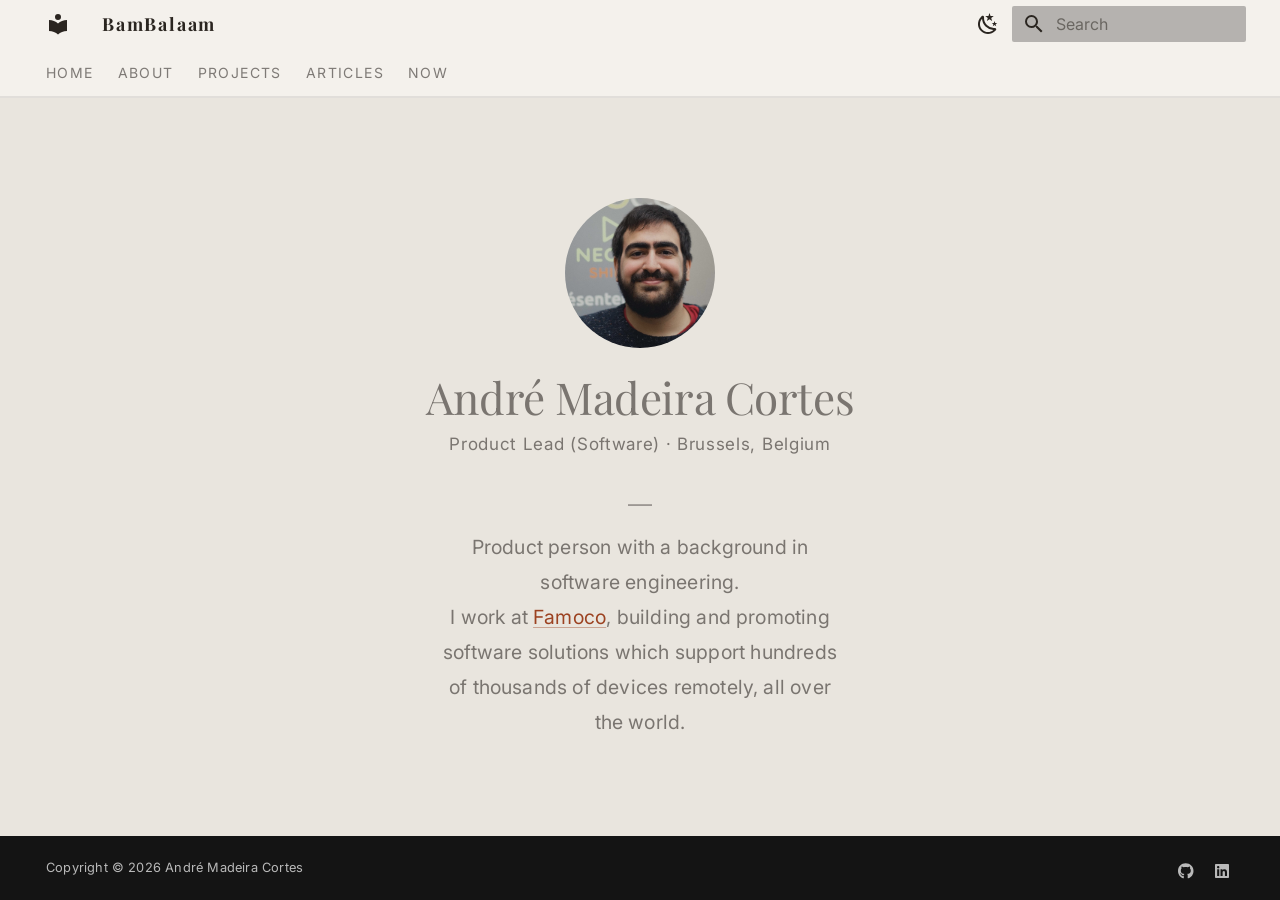
<file: index.html>
<!doctype html>
<html lang="en" class="no-js">
  <head>
    
      <meta charset="utf-8">
      <meta name="viewport" content="width=device-width,initial-scale=1">
      
        <meta name="description" content="Personal website of André Madeira Cortes">
      
      
        <meta name="author" content="André Madeira Cortes">
      
      
        <link rel="canonical" href="https://bambalaam.me/">
      
      
      
        <link rel="next" href="about/">
      
      
      <link rel="icon" href="assets/images/favicon.png">
      <meta name="generator" content="mkdocs-1.6.1, mkdocs-material-9.6.11">
    
    
      
        <title>BamBalaam</title>
      
    
    
      <link rel="stylesheet" href="assets/stylesheets/main.4af4bdda.min.css">
      
        
        <link rel="stylesheet" href="assets/stylesheets/palette.06af60db.min.css">
      
      


    
    
      
    
    
      
        
        
        <link rel="preconnect" href="https://fonts.gstatic.com" crossorigin>
        <link rel="stylesheet" href="https://fonts.googleapis.com/css?family=Inter:300,300i,400,400i,700,700i%7CJetBrains+Mono:400,400i,700,700i&display=fallback">
        <style>:root{--md-text-font:"Inter";--md-code-font:"JetBrains Mono"}</style>
      
    
    
      <link rel="stylesheet" href="stylesheets/design.css">
    
      <link rel="stylesheet" href="stylesheets/gantt.css">
    
      <link rel="stylesheet" href="stylesheets/education.css">
    
      <link rel="stylesheet" href="stylesheets/sidenotes.css">
    
      <link rel="stylesheet" href="stylesheets/storygraph.css">
    
    <script>__md_scope=new URL(".",location),__md_hash=e=>[...e].reduce(((e,_)=>(e<<5)-e+_.charCodeAt(0)),0),__md_get=(e,_=localStorage,t=__md_scope)=>JSON.parse(_.getItem(t.pathname+"."+e)),__md_set=(e,_,t=localStorage,a=__md_scope)=>{try{t.setItem(a.pathname+"."+e,JSON.stringify(_))}catch(e){}}</script>
    
      

    
    
    
  </head>
  
  
    
    
      
    
    
    
    
    <body dir="ltr" data-md-color-scheme="default" data-md-color-primary="custom" data-md-color-accent="custom">
  
    
    <input class="md-toggle" data-md-toggle="drawer" type="checkbox" id="__drawer" autocomplete="off">
    <input class="md-toggle" data-md-toggle="search" type="checkbox" id="__search" autocomplete="off">
    <label class="md-overlay" for="__drawer"></label>
    <div data-md-component="skip">
      
    </div>
    <div data-md-component="announce">
      
    </div>
    
    
      

  

<header class="md-header md-header--shadow md-header--lifted" data-md-component="header">
  <nav class="md-header__inner md-grid" aria-label="Header">
    <a href="." title="BamBalaam" class="md-header__button md-logo" aria-label="BamBalaam" data-md-component="logo">
      
  
  <svg xmlns="http://www.w3.org/2000/svg" viewBox="0 0 24 24"><path d="M12 8a3 3 0 0 0 3-3 3 3 0 0 0-3-3 3 3 0 0 0-3 3 3 3 0 0 0 3 3m0 3.54C9.64 9.35 6.5 8 3 8v11c3.5 0 6.64 1.35 9 3.54 2.36-2.19 5.5-3.54 9-3.54V8c-3.5 0-6.64 1.35-9 3.54"/></svg>

    </a>
    <label class="md-header__button md-icon" for="__drawer">
      
      <svg xmlns="http://www.w3.org/2000/svg" viewBox="0 0 24 24"><path d="M3 6h18v2H3zm0 5h18v2H3zm0 5h18v2H3z"/></svg>
    </label>
    <div class="md-header__title" data-md-component="header-title">
      <div class="md-header__ellipsis">
        <div class="md-header__topic">
          <span class="md-ellipsis">
            BamBalaam
          </span>
        </div>
        <div class="md-header__topic" data-md-component="header-topic">
          <span class="md-ellipsis">
            
              Home
            
          </span>
        </div>
      </div>
    </div>
    
      
        <form class="md-header__option" data-md-component="palette">
  
    
    
    
    <input class="md-option" data-md-color-media="(prefers-color-scheme: light)" data-md-color-scheme="default" data-md-color-primary="custom" data-md-color-accent="custom"  aria-label="Switch to dark mode"  type="radio" name="__palette" id="__palette_0">
    
      <label class="md-header__button md-icon" title="Switch to dark mode" for="__palette_1" hidden>
        <svg xmlns="http://www.w3.org/2000/svg" viewBox="0 0 24 24"><path d="m17.75 4.09-2.53 1.94.91 3.06-2.63-1.81-2.63 1.81.91-3.06-2.53-1.94L12.44 4l1.06-3 1.06 3zm3.5 6.91-1.64 1.25.59 1.98-1.7-1.17-1.7 1.17.59-1.98L15.75 11l2.06-.05L18.5 9l.69 1.95zm-2.28 4.95c.83-.08 1.72 1.1 1.19 1.85-.32.45-.66.87-1.08 1.27C15.17 23 8.84 23 4.94 19.07c-3.91-3.9-3.91-10.24 0-14.14.4-.4.82-.76 1.27-1.08.75-.53 1.93.36 1.85 1.19-.27 2.86.69 5.83 2.89 8.02a9.96 9.96 0 0 0 8.02 2.89m-1.64 2.02a12.08 12.08 0 0 1-7.8-3.47c-2.17-2.19-3.33-5-3.49-7.82-2.81 3.14-2.7 7.96.31 10.98 3.02 3.01 7.84 3.12 10.98.31"/></svg>
      </label>
    
  
    
    
    
    <input class="md-option" data-md-color-media="(prefers-color-scheme: dark)" data-md-color-scheme="slate" data-md-color-primary="custom" data-md-color-accent="custom"  aria-label="Switch to light mode"  type="radio" name="__palette" id="__palette_1">
    
      <label class="md-header__button md-icon" title="Switch to light mode" for="__palette_0" hidden>
        <svg xmlns="http://www.w3.org/2000/svg" viewBox="0 0 24 24"><path d="M12 7a5 5 0 0 1 5 5 5 5 0 0 1-5 5 5 5 0 0 1-5-5 5 5 0 0 1 5-5m0 2a3 3 0 0 0-3 3 3 3 0 0 0 3 3 3 3 0 0 0 3-3 3 3 0 0 0-3-3m0-7 2.39 3.42C13.65 5.15 12.84 5 12 5s-1.65.15-2.39.42zM3.34 7l4.16-.35A7.2 7.2 0 0 0 5.94 8.5c-.44.74-.69 1.5-.83 2.29zm.02 10 1.76-3.77a7.131 7.131 0 0 0 2.38 4.14zM20.65 7l-1.77 3.79a7.02 7.02 0 0 0-2.38-4.15zm-.01 10-4.14.36c.59-.51 1.12-1.14 1.54-1.86.42-.73.69-1.5.83-2.29zM12 22l-2.41-3.44c.74.27 1.55.44 2.41.44.82 0 1.63-.17 2.37-.44z"/></svg>
      </label>
    
  
</form>
      
    
    
      <script>var palette=__md_get("__palette");if(palette&&palette.color){if("(prefers-color-scheme)"===palette.color.media){var media=matchMedia("(prefers-color-scheme: light)"),input=document.querySelector(media.matches?"[data-md-color-media='(prefers-color-scheme: light)']":"[data-md-color-media='(prefers-color-scheme: dark)']");palette.color.media=input.getAttribute("data-md-color-media"),palette.color.scheme=input.getAttribute("data-md-color-scheme"),palette.color.primary=input.getAttribute("data-md-color-primary"),palette.color.accent=input.getAttribute("data-md-color-accent")}for(var[key,value]of Object.entries(palette.color))document.body.setAttribute("data-md-color-"+key,value)}</script>
    
    
    
      
      
        <label class="md-header__button md-icon" for="__search">
          
          <svg xmlns="http://www.w3.org/2000/svg" viewBox="0 0 24 24"><path d="M9.5 3A6.5 6.5 0 0 1 16 9.5c0 1.61-.59 3.09-1.56 4.23l.27.27h.79l5 5-1.5 1.5-5-5v-.79l-.27-.27A6.52 6.52 0 0 1 9.5 16 6.5 6.5 0 0 1 3 9.5 6.5 6.5 0 0 1 9.5 3m0 2C7 5 5 7 5 9.5S7 14 9.5 14 14 12 14 9.5 12 5 9.5 5"/></svg>
        </label>
        <div class="md-search" data-md-component="search" role="dialog">
  <label class="md-search__overlay" for="__search"></label>
  <div class="md-search__inner" role="search">
    <form class="md-search__form" name="search">
      <input type="text" class="md-search__input" name="query" aria-label="Search" placeholder="Search" autocapitalize="off" autocorrect="off" autocomplete="off" spellcheck="false" data-md-component="search-query" required>
      <label class="md-search__icon md-icon" for="__search">
        
        <svg xmlns="http://www.w3.org/2000/svg" viewBox="0 0 24 24"><path d="M9.5 3A6.5 6.5 0 0 1 16 9.5c0 1.61-.59 3.09-1.56 4.23l.27.27h.79l5 5-1.5 1.5-5-5v-.79l-.27-.27A6.52 6.52 0 0 1 9.5 16 6.5 6.5 0 0 1 3 9.5 6.5 6.5 0 0 1 9.5 3m0 2C7 5 5 7 5 9.5S7 14 9.5 14 14 12 14 9.5 12 5 9.5 5"/></svg>
        
        <svg xmlns="http://www.w3.org/2000/svg" viewBox="0 0 24 24"><path d="M20 11v2H8l5.5 5.5-1.42 1.42L4.16 12l7.92-7.92L13.5 5.5 8 11z"/></svg>
      </label>
      <nav class="md-search__options" aria-label="Search">
        
        <button type="reset" class="md-search__icon md-icon" title="Clear" aria-label="Clear" tabindex="-1">
          
          <svg xmlns="http://www.w3.org/2000/svg" viewBox="0 0 24 24"><path d="M19 6.41 17.59 5 12 10.59 6.41 5 5 6.41 10.59 12 5 17.59 6.41 19 12 13.41 17.59 19 19 17.59 13.41 12z"/></svg>
        </button>
      </nav>
      
        <div class="md-search__suggest" data-md-component="search-suggest"></div>
      
    </form>
    <div class="md-search__output">
      <div class="md-search__scrollwrap" tabindex="0" data-md-scrollfix>
        <div class="md-search-result" data-md-component="search-result">
          <div class="md-search-result__meta">
            Initializing search
          </div>
          <ol class="md-search-result__list" role="presentation"></ol>
        </div>
      </div>
    </div>
  </div>
</div>
      
    
    
  </nav>
  
    
      
<nav class="md-tabs" aria-label="Tabs" data-md-component="tabs">
  <div class="md-grid">
    <ul class="md-tabs__list">
      
        
  
  
  
    
  
  
    <li class="md-tabs__item md-tabs__item--active">
      <a href="." class="md-tabs__link">
        
  
  
    
  
  Home

      </a>
    </li>
  

      
        
  
  
  
  
    <li class="md-tabs__item">
      <a href="about/" class="md-tabs__link">
        
  
  
    
  
  About

      </a>
    </li>
  

      
        
  
  
  
  
    <li class="md-tabs__item">
      <a href="projects/" class="md-tabs__link">
        
  
  
    
  
  Projects

      </a>
    </li>
  

      
        
  
  
  
  
    
    
      <li class="md-tabs__item">
        <a href="blog/" class="md-tabs__link">
          
  
  
    
  
  Articles

        </a>
      </li>
    
  

      
        
  
  
  
  
    <li class="md-tabs__item">
      <a href="now/" class="md-tabs__link">
        
  
  
    
  
  Now

      </a>
    </li>
  

      
    </ul>
  </div>
</nav>
    
  
</header>
    
    <div class="md-container" data-md-component="container">
      
      
        
      
      <main class="md-main" data-md-component="main">
        <div class="md-main__inner md-grid">
          
            
              
                
              
              <div class="md-sidebar md-sidebar--primary" data-md-component="sidebar" data-md-type="navigation" hidden>
                <div class="md-sidebar__scrollwrap">
                  <div class="md-sidebar__inner">
                    


  


  

<nav class="md-nav md-nav--primary md-nav--lifted md-nav--integrated" aria-label="Navigation" data-md-level="0">
  <label class="md-nav__title" for="__drawer">
    <a href="." title="BamBalaam" class="md-nav__button md-logo" aria-label="BamBalaam" data-md-component="logo">
      
  
  <svg xmlns="http://www.w3.org/2000/svg" viewBox="0 0 24 24"><path d="M12 8a3 3 0 0 0 3-3 3 3 0 0 0-3-3 3 3 0 0 0-3 3 3 3 0 0 0 3 3m0 3.54C9.64 9.35 6.5 8 3 8v11c3.5 0 6.64 1.35 9 3.54 2.36-2.19 5.5-3.54 9-3.54V8c-3.5 0-6.64 1.35-9 3.54"/></svg>

    </a>
    BamBalaam
  </label>
  
  <ul class="md-nav__list" data-md-scrollfix>
    
      
      
  
  
    
  
  
  
    <li class="md-nav__item md-nav__item--active">
      
      <input class="md-nav__toggle md-toggle" type="checkbox" id="__toc">
      
      
      
      <a href="." class="md-nav__link md-nav__link--active">
        
  
  
  <span class="md-ellipsis">
    Home
    
  </span>
  

      </a>
      
    </li>
  

    
      
      
  
  
  
  
    <li class="md-nav__item">
      <a href="about/" class="md-nav__link">
        
  
  
  <span class="md-ellipsis">
    About
    
  </span>
  

      </a>
    </li>
  

    
      
      
  
  
  
  
    <li class="md-nav__item">
      <a href="projects/" class="md-nav__link">
        
  
  
  <span class="md-ellipsis">
    Projects
    
  </span>
  

      </a>
    </li>
  

    
      
      
  
  
  
  
    
    
      
        
          
        
      
    
    
    
      
      
    
    
    <li class="md-nav__item md-nav__item--nested">
      
        
        
        <input class="md-nav__toggle md-toggle " type="checkbox" id="__nav_4" >
        
          
          <div class="md-nav__link md-nav__container">
            <a href="blog/" class="md-nav__link ">
              
  
  
  <span class="md-ellipsis">
    Articles
    
  </span>
  

            </a>
            
          </div>
        
        <nav class="md-nav" data-md-level="1" aria-labelledby="__nav_4_label" aria-expanded="false">
          <label class="md-nav__title" for="__nav_4">
            <span class="md-nav__icon md-icon"></span>
            Articles
          </label>
          <ul class="md-nav__list" data-md-scrollfix>
            
              
            
          </ul>
        </nav>
      
    </li>
  

    
      
      
  
  
  
  
    <li class="md-nav__item">
      <a href="now/" class="md-nav__link">
        
  
  
  <span class="md-ellipsis">
    Now
    
  </span>
  

      </a>
    </li>
  

    
  </ul>
</nav>
                  </div>
                </div>
              </div>
            
            
          
          
            <div class="md-content" data-md-component="content">
              <article class="md-content__inner md-typeset">
                
                  
  




<div class="home-hero">
  <img src="images/avatar.png" alt="André Madeira Cortes" class="home-avatar">
  <h1 class="home-name">André Madeira Cortes</h1>
  <p class="home-subtitle">Product Lead (Software) &middot; Brussels, Belgium</p>
  <hr class="home-divider">
  <p class="home-bio">
    Product person with a background in software engineering.</br>
    I work at <a href="https://famoco.com" target="_blank">Famoco</a>,
    building and promoting software solutions which support hundreds of thousands of devices remotely,
    all over the world.
  </p>
</div>







  
  




  



                
              </article>
            </div>
          
          
<script>var target=document.getElementById(location.hash.slice(1));target&&target.name&&(target.checked=target.name.startsWith("__tabbed_"))</script>
        </div>
        
          <button type="button" class="md-top md-icon" data-md-component="top" hidden>
  
  <svg xmlns="http://www.w3.org/2000/svg" viewBox="0 0 24 24"><path d="M13 20h-2V8l-5.5 5.5-1.42-1.42L12 4.16l7.92 7.92-1.42 1.42L13 8z"/></svg>
  Back to top
</button>
        
      </main>
      
        <footer class="md-footer">
  
  <div class="md-footer-meta md-typeset">
    <div class="md-footer-meta__inner md-grid">
      <div class="md-copyright">
  
    <div class="md-copyright__highlight">
      Copyright &copy; 2026 André Madeira Cortes
    </div>
  
  
</div>
      
        <div class="md-social">
  
    
    
    
    
      
      
    
    <a href="https://github.com/BamBalaam" target="_blank" rel="noopener" title="github.com" class="md-social__link">
      <svg xmlns="http://www.w3.org/2000/svg" viewBox="0 0 496 512"><!--! Font Awesome Free 6.7.2 by @fontawesome - https://fontawesome.com License - https://fontawesome.com/license/free (Icons: CC BY 4.0, Fonts: SIL OFL 1.1, Code: MIT License) Copyright 2024 Fonticons, Inc.--><path d="M165.9 397.4c0 2-2.3 3.6-5.2 3.6-3.3.3-5.6-1.3-5.6-3.6 0-2 2.3-3.6 5.2-3.6 3-.3 5.6 1.3 5.6 3.6m-31.1-4.5c-.7 2 1.3 4.3 4.3 4.9 2.6 1 5.6 0 6.2-2s-1.3-4.3-4.3-5.2c-2.6-.7-5.5.3-6.2 2.3m44.2-1.7c-2.9.7-4.9 2.6-4.6 4.9.3 2 2.9 3.3 5.9 2.6 2.9-.7 4.9-2.6 4.6-4.6-.3-1.9-3-3.2-5.9-2.9M244.8 8C106.1 8 0 113.3 0 252c0 110.9 69.8 205.8 169.5 239.2 12.8 2.3 17.3-5.6 17.3-12.1 0-6.2-.3-40.4-.3-61.4 0 0-70 15-84.7-29.8 0 0-11.4-29.1-27.8-36.6 0 0-22.9-15.7 1.6-15.4 0 0 24.9 2 38.6 25.8 21.9 38.6 58.6 27.5 72.9 20.9 2.3-16 8.8-27.1 16-33.7-55.9-6.2-112.3-14.3-112.3-110.5 0-27.5 7.6-41.3 23.6-58.9-2.6-6.5-11.1-33.3 2.6-67.9 20.9-6.5 69 27 69 27 20-5.6 41.5-8.5 62.8-8.5s42.8 2.9 62.8 8.5c0 0 48.1-33.6 69-27 13.7 34.7 5.2 61.4 2.6 67.9 16 17.7 25.8 31.5 25.8 58.9 0 96.5-58.9 104.2-114.8 110.5 9.2 7.9 17 22.9 17 46.4 0 33.7-.3 75.4-.3 83.6 0 6.5 4.6 14.4 17.3 12.1C428.2 457.8 496 362.9 496 252 496 113.3 383.5 8 244.8 8M97.2 352.9c-1.3 1-1 3.3.7 5.2 1.6 1.6 3.9 2.3 5.2 1 1.3-1 1-3.3-.7-5.2-1.6-1.6-3.9-2.3-5.2-1m-10.8-8.1c-.7 1.3.3 2.9 2.3 3.9 1.6 1 3.6.7 4.3-.7.7-1.3-.3-2.9-2.3-3.9-2-.6-3.6-.3-4.3.7m32.4 35.6c-1.6 1.3-1 4.3 1.3 6.2 2.3 2.3 5.2 2.6 6.5 1 1.3-1.3.7-4.3-1.3-6.2-2.2-2.3-5.2-2.6-6.5-1m-11.4-14.7c-1.6 1-1.6 3.6 0 5.9s4.3 3.3 5.6 2.3c1.6-1.3 1.6-3.9 0-6.2-1.4-2.3-4-3.3-5.6-2"/></svg>
    </a>
  
    
    
    
    
      
      
    
    <a href="https://www.linkedin.com/in/andremadeiracortes/" target="_blank" rel="noopener" title="www.linkedin.com" class="md-social__link">
      <svg xmlns="http://www.w3.org/2000/svg" viewBox="0 0 448 512"><!--! Font Awesome Free 6.7.2 by @fontawesome - https://fontawesome.com License - https://fontawesome.com/license/free (Icons: CC BY 4.0, Fonts: SIL OFL 1.1, Code: MIT License) Copyright 2024 Fonticons, Inc.--><path d="M416 32H31.9C14.3 32 0 46.5 0 64.3v383.4C0 465.5 14.3 480 31.9 480H416c17.6 0 32-14.5 32-32.3V64.3c0-17.8-14.4-32.3-32-32.3M135.4 416H69V202.2h66.5V416zm-33.2-243c-21.3 0-38.5-17.3-38.5-38.5S80.9 96 102.2 96c21.2 0 38.5 17.3 38.5 38.5 0 21.3-17.2 38.5-38.5 38.5m282.1 243h-66.4V312c0-24.8-.5-56.7-34.5-56.7-34.6 0-39.9 27-39.9 54.9V416h-66.4V202.2h63.7v29.2h.9c8.9-16.8 30.6-34.5 62.9-34.5 67.2 0 79.7 44.3 79.7 101.9z"/></svg>
    </a>
  
</div>
      
    </div>
  </div>
</footer>
      
    </div>
    <div class="md-dialog" data-md-component="dialog">
      <div class="md-dialog__inner md-typeset"></div>
    </div>
    
    
    
      
      <script id="__config" type="application/json">{"base": ".", "features": ["content.code.copy", "content.tooltips", "navigation.indexes", "navigation.tabs", "navigation.tabs.sticky", "navigation.top", "navigation.tracking", "search.highlight", "search.suggest", "toc.follow", "toc.integrate"], "search": "assets/javascripts/workers/search.f8cc74c7.min.js", "tags": null, "translations": {"clipboard.copied": "Copied to clipboard", "clipboard.copy": "Copy to clipboard", "search.result.more.one": "1 more on this page", "search.result.more.other": "# more on this page", "search.result.none": "No matching documents", "search.result.one": "1 matching document", "search.result.other": "# matching documents", "search.result.placeholder": "Type to start searching", "search.result.term.missing": "Missing", "select.version": "Select version"}, "version": null}</script>
    
    
      <script src="assets/javascripts/bundle.c8b220af.min.js"></script>
      
        <script src="javascript/sidenotes.js"></script>
      
    
  </body>
</html>
</file>
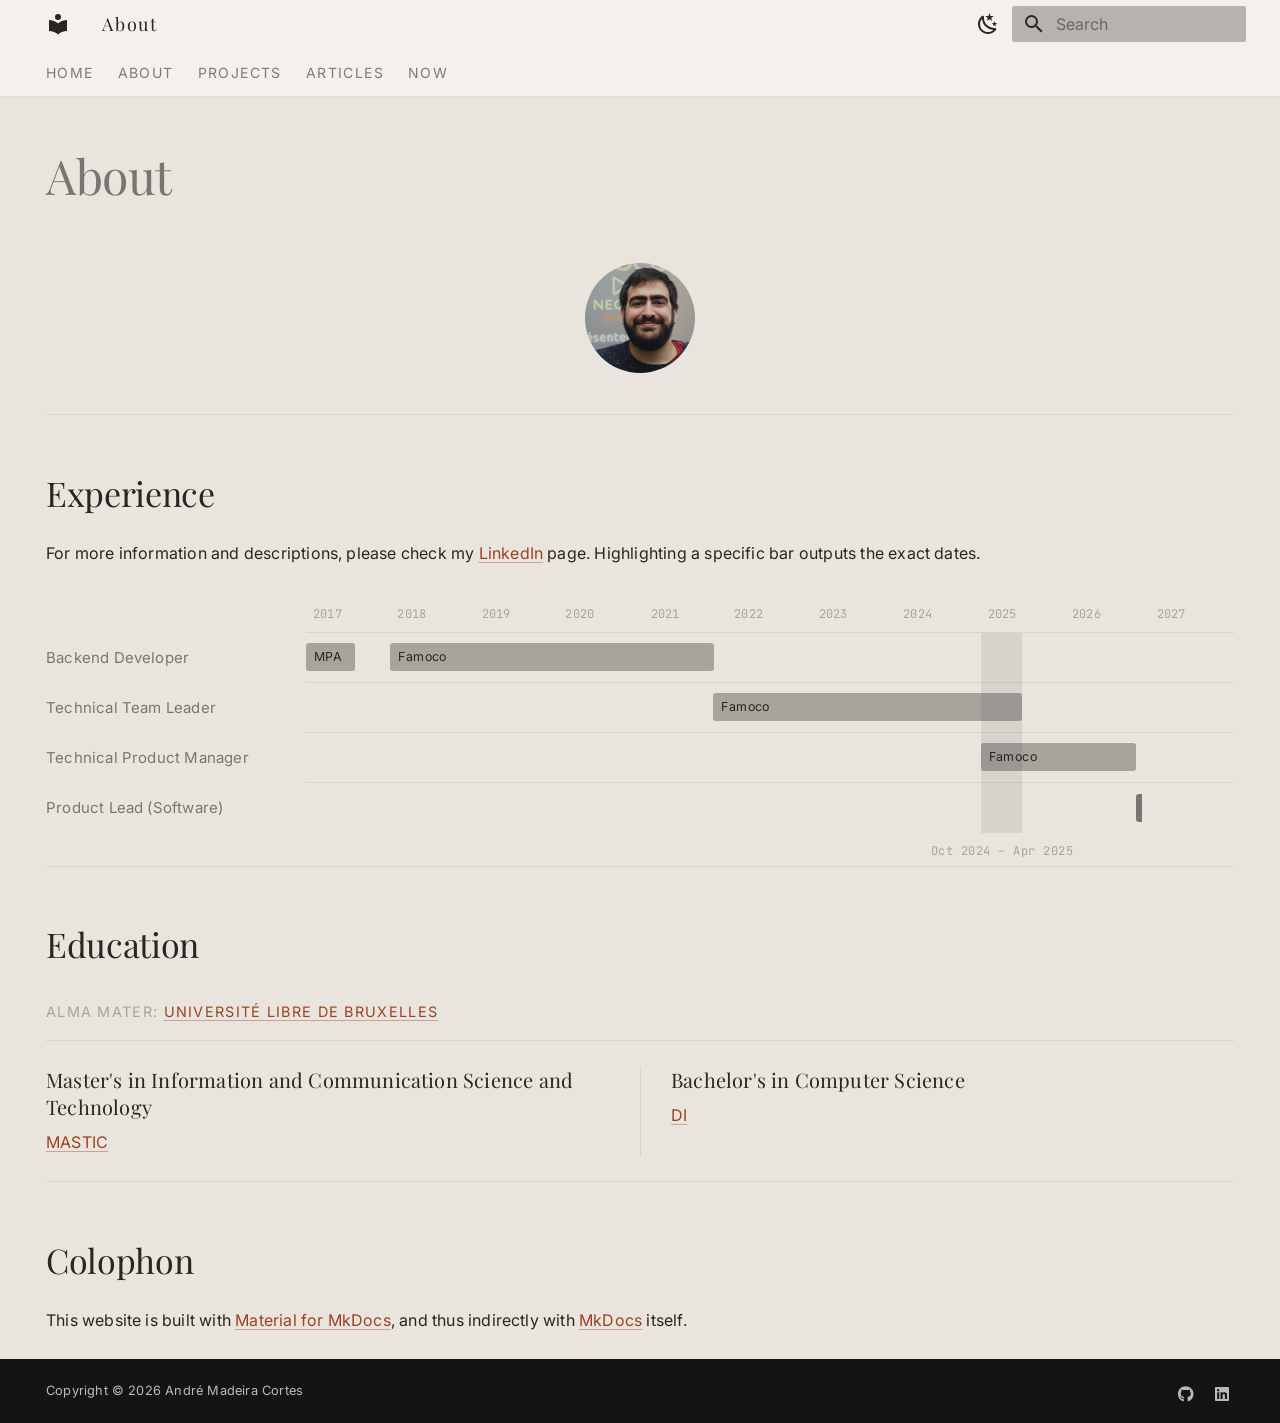
<file: about/index.html>
<!doctype html>
<html lang="en" class="no-js">
  <head>
    
      <meta charset="utf-8">
      <meta name="viewport" content="width=device-width,initial-scale=1">
      
        <meta name="description" content="Personal website of André Madeira Cortes">
      
      
        <meta name="author" content="André Madeira Cortes">
      
      
        <link rel="canonical" href="https://bambalaam.me/about/">
      
      
        <link rel="prev" href="..">
      
      
        <link rel="next" href="../projects/">
      
      
      <link rel="icon" href="../assets/images/favicon.png">
      <meta name="generator" content="mkdocs-1.6.1, mkdocs-material-9.6.11">
    
    
      
        <title>About - BamBalaam</title>
      
    
    
      <link rel="stylesheet" href="../assets/stylesheets/main.4af4bdda.min.css">
      
        
        <link rel="stylesheet" href="../assets/stylesheets/palette.06af60db.min.css">
      
      


    
    
      
    
    
      
        
        
        <link rel="preconnect" href="https://fonts.gstatic.com" crossorigin>
        <link rel="stylesheet" href="https://fonts.googleapis.com/css?family=Inter:300,300i,400,400i,700,700i%7CJetBrains+Mono:400,400i,700,700i&display=fallback">
        <style>:root{--md-text-font:"Inter";--md-code-font:"JetBrains Mono"}</style>
      
    
    
      <link rel="stylesheet" href="../stylesheets/design.css">
    
      <link rel="stylesheet" href="../stylesheets/gantt.css">
    
      <link rel="stylesheet" href="../stylesheets/education.css">
    
      <link rel="stylesheet" href="../stylesheets/sidenotes.css">
    
      <link rel="stylesheet" href="../stylesheets/storygraph.css">
    
    <script>__md_scope=new URL("..",location),__md_hash=e=>[...e].reduce(((e,_)=>(e<<5)-e+_.charCodeAt(0)),0),__md_get=(e,_=localStorage,t=__md_scope)=>JSON.parse(_.getItem(t.pathname+"."+e)),__md_set=(e,_,t=localStorage,a=__md_scope)=>{try{t.setItem(a.pathname+"."+e,JSON.stringify(_))}catch(e){}}</script>
    
      

    
    
    
  </head>
  
  
    
    
      
    
    
    
    
    <body dir="ltr" data-md-color-scheme="default" data-md-color-primary="custom" data-md-color-accent="custom">
  
    
    <input class="md-toggle" data-md-toggle="drawer" type="checkbox" id="__drawer" autocomplete="off">
    <input class="md-toggle" data-md-toggle="search" type="checkbox" id="__search" autocomplete="off">
    <label class="md-overlay" for="__drawer"></label>
    <div data-md-component="skip">
      
        
        <a href="#about" class="md-skip">
          Skip to content
        </a>
      
    </div>
    <div data-md-component="announce">
      
    </div>
    
    
      

  

<header class="md-header md-header--shadow md-header--lifted" data-md-component="header">
  <nav class="md-header__inner md-grid" aria-label="Header">
    <a href=".." title="BamBalaam" class="md-header__button md-logo" aria-label="BamBalaam" data-md-component="logo">
      
  
  <svg xmlns="http://www.w3.org/2000/svg" viewBox="0 0 24 24"><path d="M12 8a3 3 0 0 0 3-3 3 3 0 0 0-3-3 3 3 0 0 0-3 3 3 3 0 0 0 3 3m0 3.54C9.64 9.35 6.5 8 3 8v11c3.5 0 6.64 1.35 9 3.54 2.36-2.19 5.5-3.54 9-3.54V8c-3.5 0-6.64 1.35-9 3.54"/></svg>

    </a>
    <label class="md-header__button md-icon" for="__drawer">
      
      <svg xmlns="http://www.w3.org/2000/svg" viewBox="0 0 24 24"><path d="M3 6h18v2H3zm0 5h18v2H3zm0 5h18v2H3z"/></svg>
    </label>
    <div class="md-header__title" data-md-component="header-title">
      <div class="md-header__ellipsis">
        <div class="md-header__topic">
          <span class="md-ellipsis">
            BamBalaam
          </span>
        </div>
        <div class="md-header__topic" data-md-component="header-topic">
          <span class="md-ellipsis">
            
              About
            
          </span>
        </div>
      </div>
    </div>
    
      
        <form class="md-header__option" data-md-component="palette">
  
    
    
    
    <input class="md-option" data-md-color-media="(prefers-color-scheme: light)" data-md-color-scheme="default" data-md-color-primary="custom" data-md-color-accent="custom"  aria-label="Switch to dark mode"  type="radio" name="__palette" id="__palette_0">
    
      <label class="md-header__button md-icon" title="Switch to dark mode" for="__palette_1" hidden>
        <svg xmlns="http://www.w3.org/2000/svg" viewBox="0 0 24 24"><path d="m17.75 4.09-2.53 1.94.91 3.06-2.63-1.81-2.63 1.81.91-3.06-2.53-1.94L12.44 4l1.06-3 1.06 3zm3.5 6.91-1.64 1.25.59 1.98-1.7-1.17-1.7 1.17.59-1.98L15.75 11l2.06-.05L18.5 9l.69 1.95zm-2.28 4.95c.83-.08 1.72 1.1 1.19 1.85-.32.45-.66.87-1.08 1.27C15.17 23 8.84 23 4.94 19.07c-3.91-3.9-3.91-10.24 0-14.14.4-.4.82-.76 1.27-1.08.75-.53 1.93.36 1.85 1.19-.27 2.86.69 5.83 2.89 8.02a9.96 9.96 0 0 0 8.02 2.89m-1.64 2.02a12.08 12.08 0 0 1-7.8-3.47c-2.17-2.19-3.33-5-3.49-7.82-2.81 3.14-2.7 7.96.31 10.98 3.02 3.01 7.84 3.12 10.98.31"/></svg>
      </label>
    
  
    
    
    
    <input class="md-option" data-md-color-media="(prefers-color-scheme: dark)" data-md-color-scheme="slate" data-md-color-primary="custom" data-md-color-accent="custom"  aria-label="Switch to light mode"  type="radio" name="__palette" id="__palette_1">
    
      <label class="md-header__button md-icon" title="Switch to light mode" for="__palette_0" hidden>
        <svg xmlns="http://www.w3.org/2000/svg" viewBox="0 0 24 24"><path d="M12 7a5 5 0 0 1 5 5 5 5 0 0 1-5 5 5 5 0 0 1-5-5 5 5 0 0 1 5-5m0 2a3 3 0 0 0-3 3 3 3 0 0 0 3 3 3 3 0 0 0 3-3 3 3 0 0 0-3-3m0-7 2.39 3.42C13.65 5.15 12.84 5 12 5s-1.65.15-2.39.42zM3.34 7l4.16-.35A7.2 7.2 0 0 0 5.94 8.5c-.44.74-.69 1.5-.83 2.29zm.02 10 1.76-3.77a7.131 7.131 0 0 0 2.38 4.14zM20.65 7l-1.77 3.79a7.02 7.02 0 0 0-2.38-4.15zm-.01 10-4.14.36c.59-.51 1.12-1.14 1.54-1.86.42-.73.69-1.5.83-2.29zM12 22l-2.41-3.44c.74.27 1.55.44 2.41.44.82 0 1.63-.17 2.37-.44z"/></svg>
      </label>
    
  
</form>
      
    
    
      <script>var palette=__md_get("__palette");if(palette&&palette.color){if("(prefers-color-scheme)"===palette.color.media){var media=matchMedia("(prefers-color-scheme: light)"),input=document.querySelector(media.matches?"[data-md-color-media='(prefers-color-scheme: light)']":"[data-md-color-media='(prefers-color-scheme: dark)']");palette.color.media=input.getAttribute("data-md-color-media"),palette.color.scheme=input.getAttribute("data-md-color-scheme"),palette.color.primary=input.getAttribute("data-md-color-primary"),palette.color.accent=input.getAttribute("data-md-color-accent")}for(var[key,value]of Object.entries(palette.color))document.body.setAttribute("data-md-color-"+key,value)}</script>
    
    
    
      
      
        <label class="md-header__button md-icon" for="__search">
          
          <svg xmlns="http://www.w3.org/2000/svg" viewBox="0 0 24 24"><path d="M9.5 3A6.5 6.5 0 0 1 16 9.5c0 1.61-.59 3.09-1.56 4.23l.27.27h.79l5 5-1.5 1.5-5-5v-.79l-.27-.27A6.52 6.52 0 0 1 9.5 16 6.5 6.5 0 0 1 3 9.5 6.5 6.5 0 0 1 9.5 3m0 2C7 5 5 7 5 9.5S7 14 9.5 14 14 12 14 9.5 12 5 9.5 5"/></svg>
        </label>
        <div class="md-search" data-md-component="search" role="dialog">
  <label class="md-search__overlay" for="__search"></label>
  <div class="md-search__inner" role="search">
    <form class="md-search__form" name="search">
      <input type="text" class="md-search__input" name="query" aria-label="Search" placeholder="Search" autocapitalize="off" autocorrect="off" autocomplete="off" spellcheck="false" data-md-component="search-query" required>
      <label class="md-search__icon md-icon" for="__search">
        
        <svg xmlns="http://www.w3.org/2000/svg" viewBox="0 0 24 24"><path d="M9.5 3A6.5 6.5 0 0 1 16 9.5c0 1.61-.59 3.09-1.56 4.23l.27.27h.79l5 5-1.5 1.5-5-5v-.79l-.27-.27A6.52 6.52 0 0 1 9.5 16 6.5 6.5 0 0 1 3 9.5 6.5 6.5 0 0 1 9.5 3m0 2C7 5 5 7 5 9.5S7 14 9.5 14 14 12 14 9.5 12 5 9.5 5"/></svg>
        
        <svg xmlns="http://www.w3.org/2000/svg" viewBox="0 0 24 24"><path d="M20 11v2H8l5.5 5.5-1.42 1.42L4.16 12l7.92-7.92L13.5 5.5 8 11z"/></svg>
      </label>
      <nav class="md-search__options" aria-label="Search">
        
        <button type="reset" class="md-search__icon md-icon" title="Clear" aria-label="Clear" tabindex="-1">
          
          <svg xmlns="http://www.w3.org/2000/svg" viewBox="0 0 24 24"><path d="M19 6.41 17.59 5 12 10.59 6.41 5 5 6.41 10.59 12 5 17.59 6.41 19 12 13.41 17.59 19 19 17.59 13.41 12z"/></svg>
        </button>
      </nav>
      
        <div class="md-search__suggest" data-md-component="search-suggest"></div>
      
    </form>
    <div class="md-search__output">
      <div class="md-search__scrollwrap" tabindex="0" data-md-scrollfix>
        <div class="md-search-result" data-md-component="search-result">
          <div class="md-search-result__meta">
            Initializing search
          </div>
          <ol class="md-search-result__list" role="presentation"></ol>
        </div>
      </div>
    </div>
  </div>
</div>
      
    
    
  </nav>
  
    
      
<nav class="md-tabs" aria-label="Tabs" data-md-component="tabs">
  <div class="md-grid">
    <ul class="md-tabs__list">
      
        
  
  
  
  
    <li class="md-tabs__item">
      <a href=".." class="md-tabs__link">
        
  
  
    
  
  Home

      </a>
    </li>
  

      
        
  
  
  
    
  
  
    <li class="md-tabs__item md-tabs__item--active">
      <a href="./" class="md-tabs__link">
        
  
  
    
  
  About

      </a>
    </li>
  

      
        
  
  
  
  
    <li class="md-tabs__item">
      <a href="../projects/" class="md-tabs__link">
        
  
  
    
  
  Projects

      </a>
    </li>
  

      
        
  
  
  
  
    
    
      <li class="md-tabs__item">
        <a href="../blog/" class="md-tabs__link">
          
  
  
    
  
  Articles

        </a>
      </li>
    
  

      
        
  
  
  
  
    <li class="md-tabs__item">
      <a href="../now/" class="md-tabs__link">
        
  
  
    
  
  Now

      </a>
    </li>
  

      
    </ul>
  </div>
</nav>
    
  
</header>
    
    <div class="md-container" data-md-component="container">
      
      
        
      
      <main class="md-main" data-md-component="main">
        <div class="md-main__inner md-grid">
          
            
              
                
              
              <div class="md-sidebar md-sidebar--primary" data-md-component="sidebar" data-md-type="navigation" hidden>
                <div class="md-sidebar__scrollwrap">
                  <div class="md-sidebar__inner">
                    


  


  

<nav class="md-nav md-nav--primary md-nav--lifted md-nav--integrated" aria-label="Navigation" data-md-level="0">
  <label class="md-nav__title" for="__drawer">
    <a href=".." title="BamBalaam" class="md-nav__button md-logo" aria-label="BamBalaam" data-md-component="logo">
      
  
  <svg xmlns="http://www.w3.org/2000/svg" viewBox="0 0 24 24"><path d="M12 8a3 3 0 0 0 3-3 3 3 0 0 0-3-3 3 3 0 0 0-3 3 3 3 0 0 0 3 3m0 3.54C9.64 9.35 6.5 8 3 8v11c3.5 0 6.64 1.35 9 3.54 2.36-2.19 5.5-3.54 9-3.54V8c-3.5 0-6.64 1.35-9 3.54"/></svg>

    </a>
    BamBalaam
  </label>
  
  <ul class="md-nav__list" data-md-scrollfix>
    
      
      
  
  
  
  
    <li class="md-nav__item">
      <a href=".." class="md-nav__link">
        
  
  
  <span class="md-ellipsis">
    Home
    
  </span>
  

      </a>
    </li>
  

    
      
      
  
  
    
  
  
  
    <li class="md-nav__item md-nav__item--active">
      
      <input class="md-nav__toggle md-toggle" type="checkbox" id="__toc">
      
      
        
      
      
        <label class="md-nav__link md-nav__link--active" for="__toc">
          
  
  
  <span class="md-ellipsis">
    About
    
  </span>
  

          <span class="md-nav__icon md-icon"></span>
        </label>
      
      <a href="./" class="md-nav__link md-nav__link--active">
        
  
  
  <span class="md-ellipsis">
    About
    
  </span>
  

      </a>
      
        

<nav class="md-nav md-nav--secondary" aria-label="Table of contents">
  
  
  
    
  
  
    <label class="md-nav__title" for="__toc">
      <span class="md-nav__icon md-icon"></span>
      Table of contents
    </label>
    <ul class="md-nav__list" data-md-component="toc" data-md-scrollfix>
      
        <li class="md-nav__item">
  <a href="#experience" class="md-nav__link">
    <span class="md-ellipsis">
      Experience
    </span>
  </a>
  
</li>
      
        <li class="md-nav__item">
  <a href="#education" class="md-nav__link">
    <span class="md-ellipsis">
      Education
    </span>
  </a>
  
</li>
      
        <li class="md-nav__item">
  <a href="#colophon" class="md-nav__link">
    <span class="md-ellipsis">
      Colophon
    </span>
  </a>
  
</li>
      
    </ul>
  
</nav>
      
    </li>
  

    
      
      
  
  
  
  
    <li class="md-nav__item">
      <a href="../projects/" class="md-nav__link">
        
  
  
  <span class="md-ellipsis">
    Projects
    
  </span>
  

      </a>
    </li>
  

    
      
      
  
  
  
  
    
    
      
        
          
        
      
    
    
    
      
      
    
    
    <li class="md-nav__item md-nav__item--nested">
      
        
        
        <input class="md-nav__toggle md-toggle " type="checkbox" id="__nav_4" >
        
          
          <div class="md-nav__link md-nav__container">
            <a href="../blog/" class="md-nav__link ">
              
  
  
  <span class="md-ellipsis">
    Articles
    
  </span>
  

            </a>
            
          </div>
        
        <nav class="md-nav" data-md-level="1" aria-labelledby="__nav_4_label" aria-expanded="false">
          <label class="md-nav__title" for="__nav_4">
            <span class="md-nav__icon md-icon"></span>
            Articles
          </label>
          <ul class="md-nav__list" data-md-scrollfix>
            
              
            
          </ul>
        </nav>
      
    </li>
  

    
      
      
  
  
  
  
    <li class="md-nav__item">
      <a href="../now/" class="md-nav__link">
        
  
  
  <span class="md-ellipsis">
    Now
    
  </span>
  

      </a>
    </li>
  

    
  </ul>
</nav>
                  </div>
                </div>
              </div>
            
            
          
          
            <div class="md-content" data-md-component="content">
              <article class="md-content__inner md-typeset">
                
                  
  




<h1 id="about">About</h1>
<p><img alt="Me" class="about-avatar" src="../images/avatar.png" /></p>
<hr />
<h2 id="experience">Experience</h2>
<p>For more information and descriptions, please check my
<a href="https://www.linkedin.com/in/andremadeiracortes/" target="_blank">LinkedIn</a> page.
Highlighting a specific bar outputs the exact dates.</p>
<div class="gantt-wrapper">
  <div class="gantt">
    <div class="gantt-labels">
      <div class="gantt-label-spacer"></div>
      <div class="gantt-label">Backend Developer</div>
      <div class="gantt-label">Technical Team Leader</div>
      <div class="gantt-label">Technical Product Manager</div>
      <div class="gantt-label">Product Lead (Software)</div>
    </div>
    <div class="gantt-tracks">
      <div class="gantt-overlap-band" style="left:72.7%;width:4.5%;"></div>
      <div class="gantt-axis">
        <span class="gantt-year" style="left:2.3%">2017</span>
        <span class="gantt-year" style="left:11.4%">2018</span>
        <span class="gantt-year" style="left:20.5%">2019</span>
        <span class="gantt-year" style="left:29.5%">2020</span>
        <span class="gantt-year" style="left:38.7%">2021</span>
        <span class="gantt-year" style="left:47.7%">2022</span>
        <span class="gantt-year" style="left:56.8%">2023</span>
        <span class="gantt-year" style="left:65.9%">2024</span>
        <span class="gantt-year" style="left:75.0%">2025</span>
        <span class="gantt-year" style="left:84.1%">2026</span>
        <span class="gantt-year" style="left:93.2%">2027</span>
      </div>
      <div class="gantt-track">
        <div class="gantt-bar" style="left:0.0%;width:5.3%" title="Motion Picture Association · Oct 2016–May 2017"><span class="gantt-bar-label">MPA</span></div>
        <div class="gantt-bar" style="left:9.1%;width:34.9%" title="Famoco · Oct 2017–Aug 2021"><span class="gantt-bar-label">Famoco</span></div>
      </div>
      <div class="gantt-track">
        <div class="gantt-bar" style="left:43.9%;width:33.3%" title="Famoco · Aug 2021–Apr 2025"><span class="gantt-bar-label">Famoco</span></div>
      </div>
      <div class="gantt-track">
        <div class="gantt-bar" style="left:72.7%;width:16.7%" title="Famoco · Oct 2024–Aug 2026"><span class="gantt-bar-label">Famoco</span></div>
      </div>
      <div class="gantt-track">
        <div class="gantt-bar gantt-bar--current" style="left:89.4%;width:0.7%" title="Famoco · Aug 2026–Present"><span class="gantt-bar-label">Famoco</span></div>
      </div>
    </div>
  </div>
  <div class="gantt-footer">
    <div class="gantt-footer-spacer"></div>
    <div class="gantt-footer-track">
      <span class="gantt-overlap-label" style="left:75.0%">Oct 2024 – Apr 2025</span>
    </div>
  </div>
</div>

<hr />
<h2 id="education">Education</h2>
<div class="edu-block">
  <div class="edu-university">Alma Mater: <a href="https://www.ulb.be/" target="_blank">Université Libre de Bruxelles</a></div>
  <div class="edu-grid">
    <div class="edu-entry">
      <div class="edu-degree">Master's in Information and Communication Science and Technology</div>
      <div class="edu-program"><a href="https://mastic.ulb.ac.be/" target="_blank">MASTIC</a></div>
    </div>
    <div class="edu-entry">
      <div class="edu-degree">Bachelor's in Computer Science</div>
      <div class="edu-program"><a href="https://sciences.ulb.be/departement-d-informatique/" target="_blank">DI</a></div>
    </div>
  </div>
</div>

<hr />
<h2 id="colophon">Colophon</h2>
<p>This website is built with <a href="https://squidfunk.github.io/mkdocs-material/">Material for MkDocs</a>, and thus
indirectly with <a href="https://www.mkdocs.org/">MkDocs</a> itself.</p>







  
  




  



                
              </article>
            </div>
          
          
<script>var target=document.getElementById(location.hash.slice(1));target&&target.name&&(target.checked=target.name.startsWith("__tabbed_"))</script>
        </div>
        
          <button type="button" class="md-top md-icon" data-md-component="top" hidden>
  
  <svg xmlns="http://www.w3.org/2000/svg" viewBox="0 0 24 24"><path d="M13 20h-2V8l-5.5 5.5-1.42-1.42L12 4.16l7.92 7.92-1.42 1.42L13 8z"/></svg>
  Back to top
</button>
        
      </main>
      
        <footer class="md-footer">
  
  <div class="md-footer-meta md-typeset">
    <div class="md-footer-meta__inner md-grid">
      <div class="md-copyright">
  
    <div class="md-copyright__highlight">
      Copyright &copy; 2026 André Madeira Cortes
    </div>
  
  
</div>
      
        <div class="md-social">
  
    
    
    
    
      
      
    
    <a href="https://github.com/BamBalaam" target="_blank" rel="noopener" title="github.com" class="md-social__link">
      <svg xmlns="http://www.w3.org/2000/svg" viewBox="0 0 496 512"><!--! Font Awesome Free 6.7.2 by @fontawesome - https://fontawesome.com License - https://fontawesome.com/license/free (Icons: CC BY 4.0, Fonts: SIL OFL 1.1, Code: MIT License) Copyright 2024 Fonticons, Inc.--><path d="M165.9 397.4c0 2-2.3 3.6-5.2 3.6-3.3.3-5.6-1.3-5.6-3.6 0-2 2.3-3.6 5.2-3.6 3-.3 5.6 1.3 5.6 3.6m-31.1-4.5c-.7 2 1.3 4.3 4.3 4.9 2.6 1 5.6 0 6.2-2s-1.3-4.3-4.3-5.2c-2.6-.7-5.5.3-6.2 2.3m44.2-1.7c-2.9.7-4.9 2.6-4.6 4.9.3 2 2.9 3.3 5.9 2.6 2.9-.7 4.9-2.6 4.6-4.6-.3-1.9-3-3.2-5.9-2.9M244.8 8C106.1 8 0 113.3 0 252c0 110.9 69.8 205.8 169.5 239.2 12.8 2.3 17.3-5.6 17.3-12.1 0-6.2-.3-40.4-.3-61.4 0 0-70 15-84.7-29.8 0 0-11.4-29.1-27.8-36.6 0 0-22.9-15.7 1.6-15.4 0 0 24.9 2 38.6 25.8 21.9 38.6 58.6 27.5 72.9 20.9 2.3-16 8.8-27.1 16-33.7-55.9-6.2-112.3-14.3-112.3-110.5 0-27.5 7.6-41.3 23.6-58.9-2.6-6.5-11.1-33.3 2.6-67.9 20.9-6.5 69 27 69 27 20-5.6 41.5-8.5 62.8-8.5s42.8 2.9 62.8 8.5c0 0 48.1-33.6 69-27 13.7 34.7 5.2 61.4 2.6 67.9 16 17.7 25.8 31.5 25.8 58.9 0 96.5-58.9 104.2-114.8 110.5 9.2 7.9 17 22.9 17 46.4 0 33.7-.3 75.4-.3 83.6 0 6.5 4.6 14.4 17.3 12.1C428.2 457.8 496 362.9 496 252 496 113.3 383.5 8 244.8 8M97.2 352.9c-1.3 1-1 3.3.7 5.2 1.6 1.6 3.9 2.3 5.2 1 1.3-1 1-3.3-.7-5.2-1.6-1.6-3.9-2.3-5.2-1m-10.8-8.1c-.7 1.3.3 2.9 2.3 3.9 1.6 1 3.6.7 4.3-.7.7-1.3-.3-2.9-2.3-3.9-2-.6-3.6-.3-4.3.7m32.4 35.6c-1.6 1.3-1 4.3 1.3 6.2 2.3 2.3 5.2 2.6 6.5 1 1.3-1.3.7-4.3-1.3-6.2-2.2-2.3-5.2-2.6-6.5-1m-11.4-14.7c-1.6 1-1.6 3.6 0 5.9s4.3 3.3 5.6 2.3c1.6-1.3 1.6-3.9 0-6.2-1.4-2.3-4-3.3-5.6-2"/></svg>
    </a>
  
    
    
    
    
      
      
    
    <a href="https://www.linkedin.com/in/andremadeiracortes/" target="_blank" rel="noopener" title="www.linkedin.com" class="md-social__link">
      <svg xmlns="http://www.w3.org/2000/svg" viewBox="0 0 448 512"><!--! Font Awesome Free 6.7.2 by @fontawesome - https://fontawesome.com License - https://fontawesome.com/license/free (Icons: CC BY 4.0, Fonts: SIL OFL 1.1, Code: MIT License) Copyright 2024 Fonticons, Inc.--><path d="M416 32H31.9C14.3 32 0 46.5 0 64.3v383.4C0 465.5 14.3 480 31.9 480H416c17.6 0 32-14.5 32-32.3V64.3c0-17.8-14.4-32.3-32-32.3M135.4 416H69V202.2h66.5V416zm-33.2-243c-21.3 0-38.5-17.3-38.5-38.5S80.9 96 102.2 96c21.2 0 38.5 17.3 38.5 38.5 0 21.3-17.2 38.5-38.5 38.5m282.1 243h-66.4V312c0-24.8-.5-56.7-34.5-56.7-34.6 0-39.9 27-39.9 54.9V416h-66.4V202.2h63.7v29.2h.9c8.9-16.8 30.6-34.5 62.9-34.5 67.2 0 79.7 44.3 79.7 101.9z"/></svg>
    </a>
  
</div>
      
    </div>
  </div>
</footer>
      
    </div>
    <div class="md-dialog" data-md-component="dialog">
      <div class="md-dialog__inner md-typeset"></div>
    </div>
    
    
    
      
      <script id="__config" type="application/json">{"base": "..", "features": ["content.code.copy", "content.tooltips", "navigation.indexes", "navigation.tabs", "navigation.tabs.sticky", "navigation.top", "navigation.tracking", "search.highlight", "search.suggest", "toc.follow", "toc.integrate"], "search": "../assets/javascripts/workers/search.f8cc74c7.min.js", "tags": null, "translations": {"clipboard.copied": "Copied to clipboard", "clipboard.copy": "Copy to clipboard", "search.result.more.one": "1 more on this page", "search.result.more.other": "# more on this page", "search.result.none": "No matching documents", "search.result.one": "1 matching document", "search.result.other": "# matching documents", "search.result.placeholder": "Type to start searching", "search.result.term.missing": "Missing", "select.version": "Select version"}, "version": null}</script>
    
    
      <script src="../assets/javascripts/bundle.c8b220af.min.js"></script>
      
        <script src="../javascript/sidenotes.js"></script>
      
    
  </body>
</html>
</file>
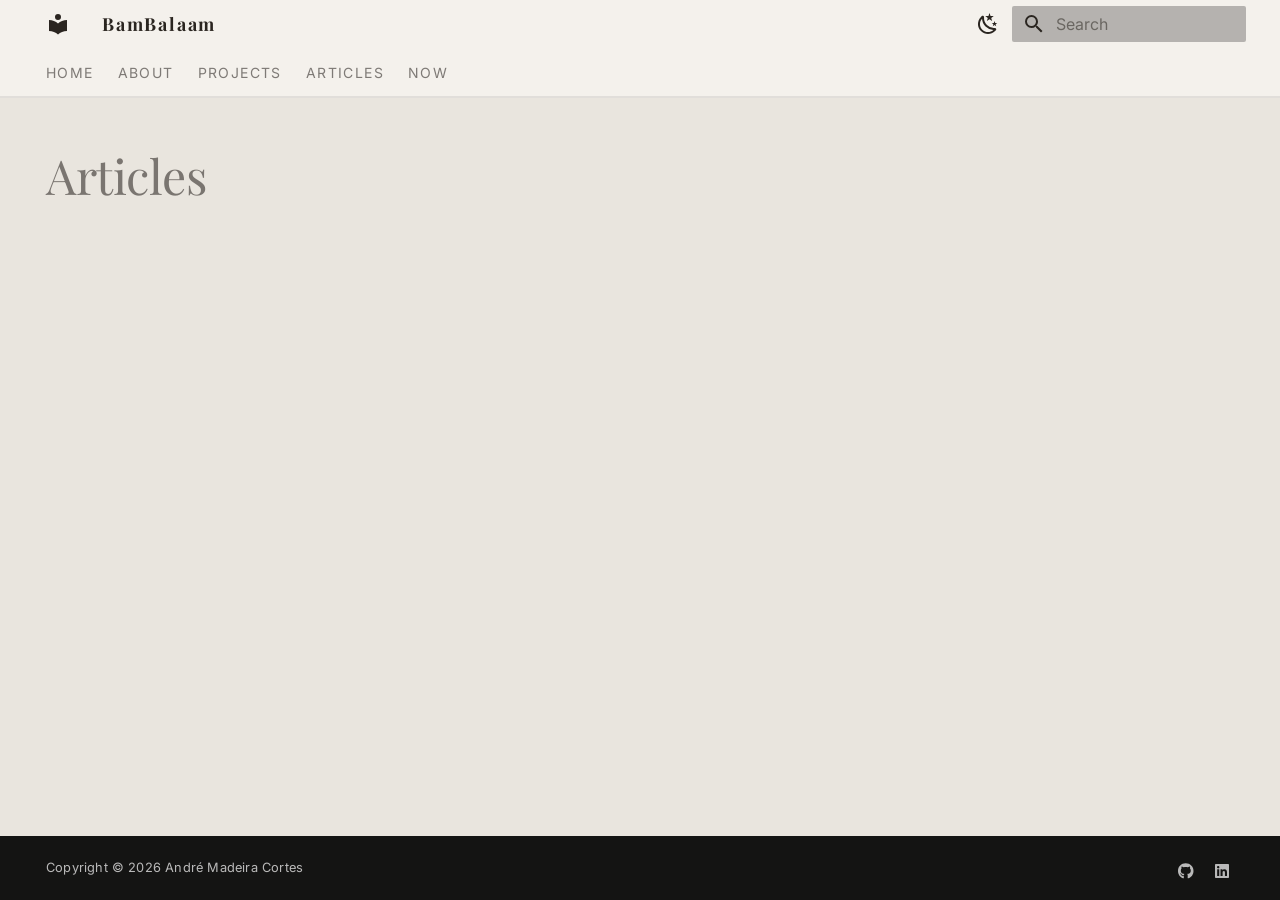
<file: blog/index.html>
<!doctype html>
<html lang="en" class="no-js">
  <head>
    
      <meta charset="utf-8">
      <meta name="viewport" content="width=device-width,initial-scale=1">
      
        <meta name="description" content="Personal website of André Madeira Cortes">
      
      
        <meta name="author" content="André Madeira Cortes">
      
      
        <link rel="canonical" href="https://bambalaam.me/blog/">
      
      
        <link rel="prev" href="../projects/">
      
      
        <link rel="next" href="../now/">
      
      
      <link rel="icon" href="../assets/images/favicon.png">
      <meta name="generator" content="mkdocs-1.6.1, mkdocs-material-9.6.11">
    
    
      
        <title>Articles - BamBalaam</title>
      
    
    
      <link rel="stylesheet" href="../assets/stylesheets/main.4af4bdda.min.css">
      
        
        <link rel="stylesheet" href="../assets/stylesheets/palette.06af60db.min.css">
      
      


    
    
      
    
    
      
        
        
        <link rel="preconnect" href="https://fonts.gstatic.com" crossorigin>
        <link rel="stylesheet" href="https://fonts.googleapis.com/css?family=Inter:300,300i,400,400i,700,700i%7CJetBrains+Mono:400,400i,700,700i&display=fallback">
        <style>:root{--md-text-font:"Inter";--md-code-font:"JetBrains Mono"}</style>
      
    
    
      <link rel="stylesheet" href="../stylesheets/design.css">
    
      <link rel="stylesheet" href="../stylesheets/gantt.css">
    
      <link rel="stylesheet" href="../stylesheets/education.css">
    
      <link rel="stylesheet" href="../stylesheets/sidenotes.css">
    
      <link rel="stylesheet" href="../stylesheets/storygraph.css">
    
    <script>__md_scope=new URL("..",location),__md_hash=e=>[...e].reduce(((e,_)=>(e<<5)-e+_.charCodeAt(0)),0),__md_get=(e,_=localStorage,t=__md_scope)=>JSON.parse(_.getItem(t.pathname+"."+e)),__md_set=(e,_,t=localStorage,a=__md_scope)=>{try{t.setItem(a.pathname+"."+e,JSON.stringify(_))}catch(e){}}</script>
    
      

    
    
    
  </head>
  
  
    
    
      
    
    
    
    
    <body dir="ltr" data-md-color-scheme="default" data-md-color-primary="custom" data-md-color-accent="custom">
  
    
    <input class="md-toggle" data-md-toggle="drawer" type="checkbox" id="__drawer" autocomplete="off">
    <input class="md-toggle" data-md-toggle="search" type="checkbox" id="__search" autocomplete="off">
    <label class="md-overlay" for="__drawer"></label>
    <div data-md-component="skip">
      
        
        <a href="#articles" class="md-skip">
          Skip to content
        </a>
      
    </div>
    <div data-md-component="announce">
      
    </div>
    
    
      

  

<header class="md-header md-header--shadow md-header--lifted" data-md-component="header">
  <nav class="md-header__inner md-grid" aria-label="Header">
    <a href=".." title="BamBalaam" class="md-header__button md-logo" aria-label="BamBalaam" data-md-component="logo">
      
  
  <svg xmlns="http://www.w3.org/2000/svg" viewBox="0 0 24 24"><path d="M12 8a3 3 0 0 0 3-3 3 3 0 0 0-3-3 3 3 0 0 0-3 3 3 3 0 0 0 3 3m0 3.54C9.64 9.35 6.5 8 3 8v11c3.5 0 6.64 1.35 9 3.54 2.36-2.19 5.5-3.54 9-3.54V8c-3.5 0-6.64 1.35-9 3.54"/></svg>

    </a>
    <label class="md-header__button md-icon" for="__drawer">
      
      <svg xmlns="http://www.w3.org/2000/svg" viewBox="0 0 24 24"><path d="M3 6h18v2H3zm0 5h18v2H3zm0 5h18v2H3z"/></svg>
    </label>
    <div class="md-header__title" data-md-component="header-title">
      <div class="md-header__ellipsis">
        <div class="md-header__topic">
          <span class="md-ellipsis">
            BamBalaam
          </span>
        </div>
        <div class="md-header__topic" data-md-component="header-topic">
          <span class="md-ellipsis">
            
              Articles
            
          </span>
        </div>
      </div>
    </div>
    
      
        <form class="md-header__option" data-md-component="palette">
  
    
    
    
    <input class="md-option" data-md-color-media="(prefers-color-scheme: light)" data-md-color-scheme="default" data-md-color-primary="custom" data-md-color-accent="custom"  aria-label="Switch to dark mode"  type="radio" name="__palette" id="__palette_0">
    
      <label class="md-header__button md-icon" title="Switch to dark mode" for="__palette_1" hidden>
        <svg xmlns="http://www.w3.org/2000/svg" viewBox="0 0 24 24"><path d="m17.75 4.09-2.53 1.94.91 3.06-2.63-1.81-2.63 1.81.91-3.06-2.53-1.94L12.44 4l1.06-3 1.06 3zm3.5 6.91-1.64 1.25.59 1.98-1.7-1.17-1.7 1.17.59-1.98L15.75 11l2.06-.05L18.5 9l.69 1.95zm-2.28 4.95c.83-.08 1.72 1.1 1.19 1.85-.32.45-.66.87-1.08 1.27C15.17 23 8.84 23 4.94 19.07c-3.91-3.9-3.91-10.24 0-14.14.4-.4.82-.76 1.27-1.08.75-.53 1.93.36 1.85 1.19-.27 2.86.69 5.83 2.89 8.02a9.96 9.96 0 0 0 8.02 2.89m-1.64 2.02a12.08 12.08 0 0 1-7.8-3.47c-2.17-2.19-3.33-5-3.49-7.82-2.81 3.14-2.7 7.96.31 10.98 3.02 3.01 7.84 3.12 10.98.31"/></svg>
      </label>
    
  
    
    
    
    <input class="md-option" data-md-color-media="(prefers-color-scheme: dark)" data-md-color-scheme="slate" data-md-color-primary="custom" data-md-color-accent="custom"  aria-label="Switch to light mode"  type="radio" name="__palette" id="__palette_1">
    
      <label class="md-header__button md-icon" title="Switch to light mode" for="__palette_0" hidden>
        <svg xmlns="http://www.w3.org/2000/svg" viewBox="0 0 24 24"><path d="M12 7a5 5 0 0 1 5 5 5 5 0 0 1-5 5 5 5 0 0 1-5-5 5 5 0 0 1 5-5m0 2a3 3 0 0 0-3 3 3 3 0 0 0 3 3 3 3 0 0 0 3-3 3 3 0 0 0-3-3m0-7 2.39 3.42C13.65 5.15 12.84 5 12 5s-1.65.15-2.39.42zM3.34 7l4.16-.35A7.2 7.2 0 0 0 5.94 8.5c-.44.74-.69 1.5-.83 2.29zm.02 10 1.76-3.77a7.131 7.131 0 0 0 2.38 4.14zM20.65 7l-1.77 3.79a7.02 7.02 0 0 0-2.38-4.15zm-.01 10-4.14.36c.59-.51 1.12-1.14 1.54-1.86.42-.73.69-1.5.83-2.29zM12 22l-2.41-3.44c.74.27 1.55.44 2.41.44.82 0 1.63-.17 2.37-.44z"/></svg>
      </label>
    
  
</form>
      
    
    
      <script>var palette=__md_get("__palette");if(palette&&palette.color){if("(prefers-color-scheme)"===palette.color.media){var media=matchMedia("(prefers-color-scheme: light)"),input=document.querySelector(media.matches?"[data-md-color-media='(prefers-color-scheme: light)']":"[data-md-color-media='(prefers-color-scheme: dark)']");palette.color.media=input.getAttribute("data-md-color-media"),palette.color.scheme=input.getAttribute("data-md-color-scheme"),palette.color.primary=input.getAttribute("data-md-color-primary"),palette.color.accent=input.getAttribute("data-md-color-accent")}for(var[key,value]of Object.entries(palette.color))document.body.setAttribute("data-md-color-"+key,value)}</script>
    
    
    
      
      
        <label class="md-header__button md-icon" for="__search">
          
          <svg xmlns="http://www.w3.org/2000/svg" viewBox="0 0 24 24"><path d="M9.5 3A6.5 6.5 0 0 1 16 9.5c0 1.61-.59 3.09-1.56 4.23l.27.27h.79l5 5-1.5 1.5-5-5v-.79l-.27-.27A6.52 6.52 0 0 1 9.5 16 6.5 6.5 0 0 1 3 9.5 6.5 6.5 0 0 1 9.5 3m0 2C7 5 5 7 5 9.5S7 14 9.5 14 14 12 14 9.5 12 5 9.5 5"/></svg>
        </label>
        <div class="md-search" data-md-component="search" role="dialog">
  <label class="md-search__overlay" for="__search"></label>
  <div class="md-search__inner" role="search">
    <form class="md-search__form" name="search">
      <input type="text" class="md-search__input" name="query" aria-label="Search" placeholder="Search" autocapitalize="off" autocorrect="off" autocomplete="off" spellcheck="false" data-md-component="search-query" required>
      <label class="md-search__icon md-icon" for="__search">
        
        <svg xmlns="http://www.w3.org/2000/svg" viewBox="0 0 24 24"><path d="M9.5 3A6.5 6.5 0 0 1 16 9.5c0 1.61-.59 3.09-1.56 4.23l.27.27h.79l5 5-1.5 1.5-5-5v-.79l-.27-.27A6.52 6.52 0 0 1 9.5 16 6.5 6.5 0 0 1 3 9.5 6.5 6.5 0 0 1 9.5 3m0 2C7 5 5 7 5 9.5S7 14 9.5 14 14 12 14 9.5 12 5 9.5 5"/></svg>
        
        <svg xmlns="http://www.w3.org/2000/svg" viewBox="0 0 24 24"><path d="M20 11v2H8l5.5 5.5-1.42 1.42L4.16 12l7.92-7.92L13.5 5.5 8 11z"/></svg>
      </label>
      <nav class="md-search__options" aria-label="Search">
        
        <button type="reset" class="md-search__icon md-icon" title="Clear" aria-label="Clear" tabindex="-1">
          
          <svg xmlns="http://www.w3.org/2000/svg" viewBox="0 0 24 24"><path d="M19 6.41 17.59 5 12 10.59 6.41 5 5 6.41 10.59 12 5 17.59 6.41 19 12 13.41 17.59 19 19 17.59 13.41 12z"/></svg>
        </button>
      </nav>
      
        <div class="md-search__suggest" data-md-component="search-suggest"></div>
      
    </form>
    <div class="md-search__output">
      <div class="md-search__scrollwrap" tabindex="0" data-md-scrollfix>
        <div class="md-search-result" data-md-component="search-result">
          <div class="md-search-result__meta">
            Initializing search
          </div>
          <ol class="md-search-result__list" role="presentation"></ol>
        </div>
      </div>
    </div>
  </div>
</div>
      
    
    
  </nav>
  
    
      
<nav class="md-tabs" aria-label="Tabs" data-md-component="tabs">
  <div class="md-grid">
    <ul class="md-tabs__list">
      
        
  
  
  
  
    <li class="md-tabs__item">
      <a href=".." class="md-tabs__link">
        
  
  
    
  
  Home

      </a>
    </li>
  

      
        
  
  
  
  
    <li class="md-tabs__item">
      <a href="../about/" class="md-tabs__link">
        
  
  
    
  
  About

      </a>
    </li>
  

      
        
  
  
  
  
    <li class="md-tabs__item">
      <a href="../projects/" class="md-tabs__link">
        
  
  
    
  
  Projects

      </a>
    </li>
  

      
        
  
  
  
    
  
  
    
    
      <li class="md-tabs__item md-tabs__item--active">
        <a href="./" class="md-tabs__link">
          
  
  
    
  
  Articles

        </a>
      </li>
    
  

      
        
  
  
  
  
    <li class="md-tabs__item">
      <a href="../now/" class="md-tabs__link">
        
  
  
    
  
  Now

      </a>
    </li>
  

      
    </ul>
  </div>
</nav>
    
  
</header>
    
    <div class="md-container" data-md-component="container">
      
      
        
      
      <main class="md-main" data-md-component="main">
        <div class="md-main__inner md-grid">
          
  
    
      
    
    <div class="md-sidebar md-sidebar--primary" data-md-component="sidebar" data-md-type="navigation" hidden>
      <div class="md-sidebar__scrollwrap">
        <div class="md-sidebar__inner">
          


  


  

<nav class="md-nav md-nav--primary md-nav--lifted md-nav--integrated" aria-label="Navigation" data-md-level="0">
  <label class="md-nav__title" for="__drawer">
    <a href=".." title="BamBalaam" class="md-nav__button md-logo" aria-label="BamBalaam" data-md-component="logo">
      
  
  <svg xmlns="http://www.w3.org/2000/svg" viewBox="0 0 24 24"><path d="M12 8a3 3 0 0 0 3-3 3 3 0 0 0-3-3 3 3 0 0 0-3 3 3 3 0 0 0 3 3m0 3.54C9.64 9.35 6.5 8 3 8v11c3.5 0 6.64 1.35 9 3.54 2.36-2.19 5.5-3.54 9-3.54V8c-3.5 0-6.64 1.35-9 3.54"/></svg>

    </a>
    BamBalaam
  </label>
  
  <ul class="md-nav__list" data-md-scrollfix>
    
      
      
  
  
  
  
    <li class="md-nav__item">
      <a href=".." class="md-nav__link">
        
  
  
  <span class="md-ellipsis">
    Home
    
  </span>
  

      </a>
    </li>
  

    
      
      
  
  
  
  
    <li class="md-nav__item">
      <a href="../about/" class="md-nav__link">
        
  
  
  <span class="md-ellipsis">
    About
    
  </span>
  

      </a>
    </li>
  

    
      
      
  
  
  
  
    <li class="md-nav__item">
      <a href="../projects/" class="md-nav__link">
        
  
  
  <span class="md-ellipsis">
    Projects
    
  </span>
  

      </a>
    </li>
  

    
      
      
  
  
    
  
  
  
    
    
      
        
          
        
      
    
    
    
      
        
        
      
      
    
    
    <li class="md-nav__item md-nav__item--active md-nav__item--section md-nav__item--nested">
      
        
        
        <input class="md-nav__toggle md-toggle " type="checkbox" id="__nav_4" checked>
        
          
          <div class="md-nav__link md-nav__container">
            <a href="./" class="md-nav__link md-nav__link--active">
              
  
  
  <span class="md-ellipsis">
    Articles
    
  </span>
  

            </a>
            
          </div>
        
        <nav class="md-nav" data-md-level="1" aria-labelledby="__nav_4_label" aria-expanded="true">
          <label class="md-nav__title" for="__nav_4">
            <span class="md-nav__icon md-icon"></span>
            Articles
          </label>
          <ul class="md-nav__list" data-md-scrollfix>
            
              
            
          </ul>
        </nav>
      
    </li>
  

    
      
      
  
  
  
  
    <li class="md-nav__item">
      <a href="../now/" class="md-nav__link">
        
  
  
  <span class="md-ellipsis">
    Now
    
  </span>
  

      </a>
    </li>
  

    
  </ul>
</nav>
        </div>
      </div>
    </div>
  
  <div class="md-sidebar md-sidebar--secondary" data-md-component="sidebar" data-md-type="toc">
    <div class="md-sidebar__scrollwrap">
      <div class="md-sidebar__inner">
      </div>
    </div>
  </div>

          
  <div class="md-content" data-md-component="content">
    <div class="md-content__inner">
      <header class="md-typeset">
        <h1 id="articles">Articles</h1>
      </header>
      
      
    </div>
  </div>

          
<script>var target=document.getElementById(location.hash.slice(1));target&&target.name&&(target.checked=target.name.startsWith("__tabbed_"))</script>
        </div>
        
          <button type="button" class="md-top md-icon" data-md-component="top" hidden>
  
  <svg xmlns="http://www.w3.org/2000/svg" viewBox="0 0 24 24"><path d="M13 20h-2V8l-5.5 5.5-1.42-1.42L12 4.16l7.92 7.92-1.42 1.42L13 8z"/></svg>
  Back to top
</button>
        
      </main>
      
        <footer class="md-footer">
  
  <div class="md-footer-meta md-typeset">
    <div class="md-footer-meta__inner md-grid">
      <div class="md-copyright">
  
    <div class="md-copyright__highlight">
      Copyright &copy; 2026 André Madeira Cortes
    </div>
  
  
</div>
      
        <div class="md-social">
  
    
    
    
    
      
      
    
    <a href="https://github.com/BamBalaam" target="_blank" rel="noopener" title="github.com" class="md-social__link">
      <svg xmlns="http://www.w3.org/2000/svg" viewBox="0 0 496 512"><!--! Font Awesome Free 6.7.2 by @fontawesome - https://fontawesome.com License - https://fontawesome.com/license/free (Icons: CC BY 4.0, Fonts: SIL OFL 1.1, Code: MIT License) Copyright 2024 Fonticons, Inc.--><path d="M165.9 397.4c0 2-2.3 3.6-5.2 3.6-3.3.3-5.6-1.3-5.6-3.6 0-2 2.3-3.6 5.2-3.6 3-.3 5.6 1.3 5.6 3.6m-31.1-4.5c-.7 2 1.3 4.3 4.3 4.9 2.6 1 5.6 0 6.2-2s-1.3-4.3-4.3-5.2c-2.6-.7-5.5.3-6.2 2.3m44.2-1.7c-2.9.7-4.9 2.6-4.6 4.9.3 2 2.9 3.3 5.9 2.6 2.9-.7 4.9-2.6 4.6-4.6-.3-1.9-3-3.2-5.9-2.9M244.8 8C106.1 8 0 113.3 0 252c0 110.9 69.8 205.8 169.5 239.2 12.8 2.3 17.3-5.6 17.3-12.1 0-6.2-.3-40.4-.3-61.4 0 0-70 15-84.7-29.8 0 0-11.4-29.1-27.8-36.6 0 0-22.9-15.7 1.6-15.4 0 0 24.9 2 38.6 25.8 21.9 38.6 58.6 27.5 72.9 20.9 2.3-16 8.8-27.1 16-33.7-55.9-6.2-112.3-14.3-112.3-110.5 0-27.5 7.6-41.3 23.6-58.9-2.6-6.5-11.1-33.3 2.6-67.9 20.9-6.5 69 27 69 27 20-5.6 41.5-8.5 62.8-8.5s42.8 2.9 62.8 8.5c0 0 48.1-33.6 69-27 13.7 34.7 5.2 61.4 2.6 67.9 16 17.7 25.8 31.5 25.8 58.9 0 96.5-58.9 104.2-114.8 110.5 9.2 7.9 17 22.9 17 46.4 0 33.7-.3 75.4-.3 83.6 0 6.5 4.6 14.4 17.3 12.1C428.2 457.8 496 362.9 496 252 496 113.3 383.5 8 244.8 8M97.2 352.9c-1.3 1-1 3.3.7 5.2 1.6 1.6 3.9 2.3 5.2 1 1.3-1 1-3.3-.7-5.2-1.6-1.6-3.9-2.3-5.2-1m-10.8-8.1c-.7 1.3.3 2.9 2.3 3.9 1.6 1 3.6.7 4.3-.7.7-1.3-.3-2.9-2.3-3.9-2-.6-3.6-.3-4.3.7m32.4 35.6c-1.6 1.3-1 4.3 1.3 6.2 2.3 2.3 5.2 2.6 6.5 1 1.3-1.3.7-4.3-1.3-6.2-2.2-2.3-5.2-2.6-6.5-1m-11.4-14.7c-1.6 1-1.6 3.6 0 5.9s4.3 3.3 5.6 2.3c1.6-1.3 1.6-3.9 0-6.2-1.4-2.3-4-3.3-5.6-2"/></svg>
    </a>
  
    
    
    
    
      
      
    
    <a href="https://www.linkedin.com/in/andremadeiracortes/" target="_blank" rel="noopener" title="www.linkedin.com" class="md-social__link">
      <svg xmlns="http://www.w3.org/2000/svg" viewBox="0 0 448 512"><!--! Font Awesome Free 6.7.2 by @fontawesome - https://fontawesome.com License - https://fontawesome.com/license/free (Icons: CC BY 4.0, Fonts: SIL OFL 1.1, Code: MIT License) Copyright 2024 Fonticons, Inc.--><path d="M416 32H31.9C14.3 32 0 46.5 0 64.3v383.4C0 465.5 14.3 480 31.9 480H416c17.6 0 32-14.5 32-32.3V64.3c0-17.8-14.4-32.3-32-32.3M135.4 416H69V202.2h66.5V416zm-33.2-243c-21.3 0-38.5-17.3-38.5-38.5S80.9 96 102.2 96c21.2 0 38.5 17.3 38.5 38.5 0 21.3-17.2 38.5-38.5 38.5m282.1 243h-66.4V312c0-24.8-.5-56.7-34.5-56.7-34.6 0-39.9 27-39.9 54.9V416h-66.4V202.2h63.7v29.2h.9c8.9-16.8 30.6-34.5 62.9-34.5 67.2 0 79.7 44.3 79.7 101.9z"/></svg>
    </a>
  
</div>
      
    </div>
  </div>
</footer>
      
    </div>
    <div class="md-dialog" data-md-component="dialog">
      <div class="md-dialog__inner md-typeset"></div>
    </div>
    
    
    
      
      <script id="__config" type="application/json">{"base": "..", "features": ["content.code.copy", "content.tooltips", "navigation.indexes", "navigation.tabs", "navigation.tabs.sticky", "navigation.top", "navigation.tracking", "search.highlight", "search.suggest", "toc.follow", "toc.integrate"], "search": "../assets/javascripts/workers/search.f8cc74c7.min.js", "tags": null, "translations": {"clipboard.copied": "Copied to clipboard", "clipboard.copy": "Copy to clipboard", "search.result.more.one": "1 more on this page", "search.result.more.other": "# more on this page", "search.result.none": "No matching documents", "search.result.one": "1 matching document", "search.result.other": "# matching documents", "search.result.placeholder": "Type to start searching", "search.result.term.missing": "Missing", "select.version": "Select version"}, "version": null}</script>
    
    
      <script src="../assets/javascripts/bundle.c8b220af.min.js"></script>
      
        <script src="../javascript/sidenotes.js"></script>
      
    
  </body>
</html>
</file>
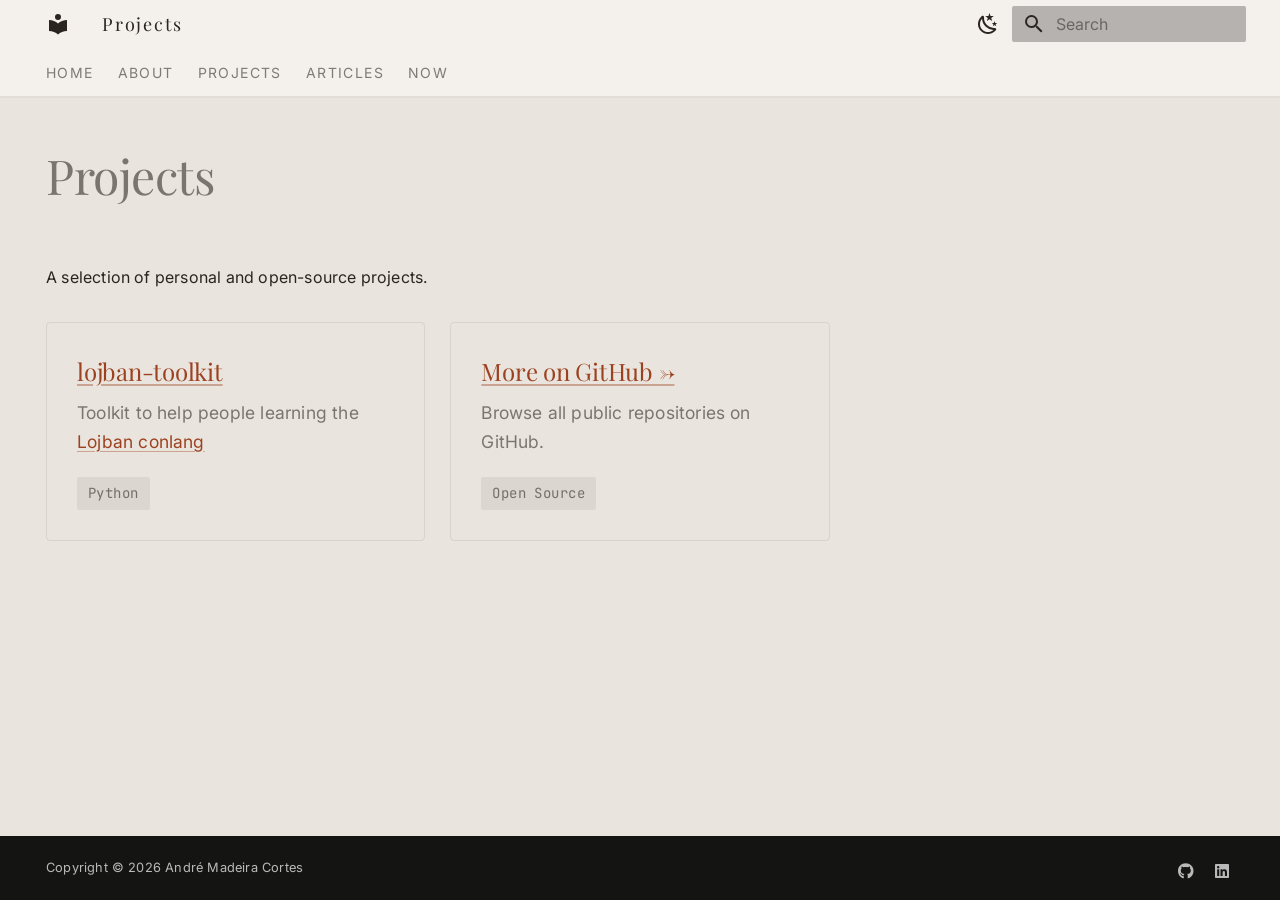
<file: projects/index.html>
<!doctype html>
<html lang="en" class="no-js">
  <head>
    
      <meta charset="utf-8">
      <meta name="viewport" content="width=device-width,initial-scale=1">
      
        <meta name="description" content="Personal website of André Madeira Cortes">
      
      
        <meta name="author" content="André Madeira Cortes">
      
      
        <link rel="canonical" href="https://bambalaam.me/projects/">
      
      
        <link rel="prev" href="../about/">
      
      
        <link rel="next" href="../blog/">
      
      
      <link rel="icon" href="../assets/images/favicon.png">
      <meta name="generator" content="mkdocs-1.6.1, mkdocs-material-9.6.11">
    
    
      
        <title>Projects - BamBalaam</title>
      
    
    
      <link rel="stylesheet" href="../assets/stylesheets/main.4af4bdda.min.css">
      
        
        <link rel="stylesheet" href="../assets/stylesheets/palette.06af60db.min.css">
      
      


    
    
      
    
    
      
        
        
        <link rel="preconnect" href="https://fonts.gstatic.com" crossorigin>
        <link rel="stylesheet" href="https://fonts.googleapis.com/css?family=Inter:300,300i,400,400i,700,700i%7CJetBrains+Mono:400,400i,700,700i&display=fallback">
        <style>:root{--md-text-font:"Inter";--md-code-font:"JetBrains Mono"}</style>
      
    
    
      <link rel="stylesheet" href="../stylesheets/design.css">
    
      <link rel="stylesheet" href="../stylesheets/gantt.css">
    
      <link rel="stylesheet" href="../stylesheets/education.css">
    
      <link rel="stylesheet" href="../stylesheets/sidenotes.css">
    
      <link rel="stylesheet" href="../stylesheets/storygraph.css">
    
    <script>__md_scope=new URL("..",location),__md_hash=e=>[...e].reduce(((e,_)=>(e<<5)-e+_.charCodeAt(0)),0),__md_get=(e,_=localStorage,t=__md_scope)=>JSON.parse(_.getItem(t.pathname+"."+e)),__md_set=(e,_,t=localStorage,a=__md_scope)=>{try{t.setItem(a.pathname+"."+e,JSON.stringify(_))}catch(e){}}</script>
    
      

    
    
    
  </head>
  
  
    
    
      
    
    
    
    
    <body dir="ltr" data-md-color-scheme="default" data-md-color-primary="custom" data-md-color-accent="custom">
  
    
    <input class="md-toggle" data-md-toggle="drawer" type="checkbox" id="__drawer" autocomplete="off">
    <input class="md-toggle" data-md-toggle="search" type="checkbox" id="__search" autocomplete="off">
    <label class="md-overlay" for="__drawer"></label>
    <div data-md-component="skip">
      
        
        <a href="#projects" class="md-skip">
          Skip to content
        </a>
      
    </div>
    <div data-md-component="announce">
      
    </div>
    
    
      

  

<header class="md-header md-header--shadow md-header--lifted" data-md-component="header">
  <nav class="md-header__inner md-grid" aria-label="Header">
    <a href=".." title="BamBalaam" class="md-header__button md-logo" aria-label="BamBalaam" data-md-component="logo">
      
  
  <svg xmlns="http://www.w3.org/2000/svg" viewBox="0 0 24 24"><path d="M12 8a3 3 0 0 0 3-3 3 3 0 0 0-3-3 3 3 0 0 0-3 3 3 3 0 0 0 3 3m0 3.54C9.64 9.35 6.5 8 3 8v11c3.5 0 6.64 1.35 9 3.54 2.36-2.19 5.5-3.54 9-3.54V8c-3.5 0-6.64 1.35-9 3.54"/></svg>

    </a>
    <label class="md-header__button md-icon" for="__drawer">
      
      <svg xmlns="http://www.w3.org/2000/svg" viewBox="0 0 24 24"><path d="M3 6h18v2H3zm0 5h18v2H3zm0 5h18v2H3z"/></svg>
    </label>
    <div class="md-header__title" data-md-component="header-title">
      <div class="md-header__ellipsis">
        <div class="md-header__topic">
          <span class="md-ellipsis">
            BamBalaam
          </span>
        </div>
        <div class="md-header__topic" data-md-component="header-topic">
          <span class="md-ellipsis">
            
              Projects
            
          </span>
        </div>
      </div>
    </div>
    
      
        <form class="md-header__option" data-md-component="palette">
  
    
    
    
    <input class="md-option" data-md-color-media="(prefers-color-scheme: light)" data-md-color-scheme="default" data-md-color-primary="custom" data-md-color-accent="custom"  aria-label="Switch to dark mode"  type="radio" name="__palette" id="__palette_0">
    
      <label class="md-header__button md-icon" title="Switch to dark mode" for="__palette_1" hidden>
        <svg xmlns="http://www.w3.org/2000/svg" viewBox="0 0 24 24"><path d="m17.75 4.09-2.53 1.94.91 3.06-2.63-1.81-2.63 1.81.91-3.06-2.53-1.94L12.44 4l1.06-3 1.06 3zm3.5 6.91-1.64 1.25.59 1.98-1.7-1.17-1.7 1.17.59-1.98L15.75 11l2.06-.05L18.5 9l.69 1.95zm-2.28 4.95c.83-.08 1.72 1.1 1.19 1.85-.32.45-.66.87-1.08 1.27C15.17 23 8.84 23 4.94 19.07c-3.91-3.9-3.91-10.24 0-14.14.4-.4.82-.76 1.27-1.08.75-.53 1.93.36 1.85 1.19-.27 2.86.69 5.83 2.89 8.02a9.96 9.96 0 0 0 8.02 2.89m-1.64 2.02a12.08 12.08 0 0 1-7.8-3.47c-2.17-2.19-3.33-5-3.49-7.82-2.81 3.14-2.7 7.96.31 10.98 3.02 3.01 7.84 3.12 10.98.31"/></svg>
      </label>
    
  
    
    
    
    <input class="md-option" data-md-color-media="(prefers-color-scheme: dark)" data-md-color-scheme="slate" data-md-color-primary="custom" data-md-color-accent="custom"  aria-label="Switch to light mode"  type="radio" name="__palette" id="__palette_1">
    
      <label class="md-header__button md-icon" title="Switch to light mode" for="__palette_0" hidden>
        <svg xmlns="http://www.w3.org/2000/svg" viewBox="0 0 24 24"><path d="M12 7a5 5 0 0 1 5 5 5 5 0 0 1-5 5 5 5 0 0 1-5-5 5 5 0 0 1 5-5m0 2a3 3 0 0 0-3 3 3 3 0 0 0 3 3 3 3 0 0 0 3-3 3 3 0 0 0-3-3m0-7 2.39 3.42C13.65 5.15 12.84 5 12 5s-1.65.15-2.39.42zM3.34 7l4.16-.35A7.2 7.2 0 0 0 5.94 8.5c-.44.74-.69 1.5-.83 2.29zm.02 10 1.76-3.77a7.131 7.131 0 0 0 2.38 4.14zM20.65 7l-1.77 3.79a7.02 7.02 0 0 0-2.38-4.15zm-.01 10-4.14.36c.59-.51 1.12-1.14 1.54-1.86.42-.73.69-1.5.83-2.29zM12 22l-2.41-3.44c.74.27 1.55.44 2.41.44.82 0 1.63-.17 2.37-.44z"/></svg>
      </label>
    
  
</form>
      
    
    
      <script>var palette=__md_get("__palette");if(palette&&palette.color){if("(prefers-color-scheme)"===palette.color.media){var media=matchMedia("(prefers-color-scheme: light)"),input=document.querySelector(media.matches?"[data-md-color-media='(prefers-color-scheme: light)']":"[data-md-color-media='(prefers-color-scheme: dark)']");palette.color.media=input.getAttribute("data-md-color-media"),palette.color.scheme=input.getAttribute("data-md-color-scheme"),palette.color.primary=input.getAttribute("data-md-color-primary"),palette.color.accent=input.getAttribute("data-md-color-accent")}for(var[key,value]of Object.entries(palette.color))document.body.setAttribute("data-md-color-"+key,value)}</script>
    
    
    
      
      
        <label class="md-header__button md-icon" for="__search">
          
          <svg xmlns="http://www.w3.org/2000/svg" viewBox="0 0 24 24"><path d="M9.5 3A6.5 6.5 0 0 1 16 9.5c0 1.61-.59 3.09-1.56 4.23l.27.27h.79l5 5-1.5 1.5-5-5v-.79l-.27-.27A6.52 6.52 0 0 1 9.5 16 6.5 6.5 0 0 1 3 9.5 6.5 6.5 0 0 1 9.5 3m0 2C7 5 5 7 5 9.5S7 14 9.5 14 14 12 14 9.5 12 5 9.5 5"/></svg>
        </label>
        <div class="md-search" data-md-component="search" role="dialog">
  <label class="md-search__overlay" for="__search"></label>
  <div class="md-search__inner" role="search">
    <form class="md-search__form" name="search">
      <input type="text" class="md-search__input" name="query" aria-label="Search" placeholder="Search" autocapitalize="off" autocorrect="off" autocomplete="off" spellcheck="false" data-md-component="search-query" required>
      <label class="md-search__icon md-icon" for="__search">
        
        <svg xmlns="http://www.w3.org/2000/svg" viewBox="0 0 24 24"><path d="M9.5 3A6.5 6.5 0 0 1 16 9.5c0 1.61-.59 3.09-1.56 4.23l.27.27h.79l5 5-1.5 1.5-5-5v-.79l-.27-.27A6.52 6.52 0 0 1 9.5 16 6.5 6.5 0 0 1 3 9.5 6.5 6.5 0 0 1 9.5 3m0 2C7 5 5 7 5 9.5S7 14 9.5 14 14 12 14 9.5 12 5 9.5 5"/></svg>
        
        <svg xmlns="http://www.w3.org/2000/svg" viewBox="0 0 24 24"><path d="M20 11v2H8l5.5 5.5-1.42 1.42L4.16 12l7.92-7.92L13.5 5.5 8 11z"/></svg>
      </label>
      <nav class="md-search__options" aria-label="Search">
        
        <button type="reset" class="md-search__icon md-icon" title="Clear" aria-label="Clear" tabindex="-1">
          
          <svg xmlns="http://www.w3.org/2000/svg" viewBox="0 0 24 24"><path d="M19 6.41 17.59 5 12 10.59 6.41 5 5 6.41 10.59 12 5 17.59 6.41 19 12 13.41 17.59 19 19 17.59 13.41 12z"/></svg>
        </button>
      </nav>
      
        <div class="md-search__suggest" data-md-component="search-suggest"></div>
      
    </form>
    <div class="md-search__output">
      <div class="md-search__scrollwrap" tabindex="0" data-md-scrollfix>
        <div class="md-search-result" data-md-component="search-result">
          <div class="md-search-result__meta">
            Initializing search
          </div>
          <ol class="md-search-result__list" role="presentation"></ol>
        </div>
      </div>
    </div>
  </div>
</div>
      
    
    
  </nav>
  
    
      
<nav class="md-tabs" aria-label="Tabs" data-md-component="tabs">
  <div class="md-grid">
    <ul class="md-tabs__list">
      
        
  
  
  
  
    <li class="md-tabs__item">
      <a href=".." class="md-tabs__link">
        
  
  
    
  
  Home

      </a>
    </li>
  

      
        
  
  
  
  
    <li class="md-tabs__item">
      <a href="../about/" class="md-tabs__link">
        
  
  
    
  
  About

      </a>
    </li>
  

      
        
  
  
  
    
  
  
    <li class="md-tabs__item md-tabs__item--active">
      <a href="./" class="md-tabs__link">
        
  
  
    
  
  Projects

      </a>
    </li>
  

      
        
  
  
  
  
    
    
      <li class="md-tabs__item">
        <a href="../blog/" class="md-tabs__link">
          
  
  
    
  
  Articles

        </a>
      </li>
    
  

      
        
  
  
  
  
    <li class="md-tabs__item">
      <a href="../now/" class="md-tabs__link">
        
  
  
    
  
  Now

      </a>
    </li>
  

      
    </ul>
  </div>
</nav>
    
  
</header>
    
    <div class="md-container" data-md-component="container">
      
      
        
      
      <main class="md-main" data-md-component="main">
        <div class="md-main__inner md-grid">
          
            
              
                
              
              <div class="md-sidebar md-sidebar--primary" data-md-component="sidebar" data-md-type="navigation" hidden>
                <div class="md-sidebar__scrollwrap">
                  <div class="md-sidebar__inner">
                    


  


  

<nav class="md-nav md-nav--primary md-nav--lifted md-nav--integrated" aria-label="Navigation" data-md-level="0">
  <label class="md-nav__title" for="__drawer">
    <a href=".." title="BamBalaam" class="md-nav__button md-logo" aria-label="BamBalaam" data-md-component="logo">
      
  
  <svg xmlns="http://www.w3.org/2000/svg" viewBox="0 0 24 24"><path d="M12 8a3 3 0 0 0 3-3 3 3 0 0 0-3-3 3 3 0 0 0-3 3 3 3 0 0 0 3 3m0 3.54C9.64 9.35 6.5 8 3 8v11c3.5 0 6.64 1.35 9 3.54 2.36-2.19 5.5-3.54 9-3.54V8c-3.5 0-6.64 1.35-9 3.54"/></svg>

    </a>
    BamBalaam
  </label>
  
  <ul class="md-nav__list" data-md-scrollfix>
    
      
      
  
  
  
  
    <li class="md-nav__item">
      <a href=".." class="md-nav__link">
        
  
  
  <span class="md-ellipsis">
    Home
    
  </span>
  

      </a>
    </li>
  

    
      
      
  
  
  
  
    <li class="md-nav__item">
      <a href="../about/" class="md-nav__link">
        
  
  
  <span class="md-ellipsis">
    About
    
  </span>
  

      </a>
    </li>
  

    
      
      
  
  
    
  
  
  
    <li class="md-nav__item md-nav__item--active">
      
      <input class="md-nav__toggle md-toggle" type="checkbox" id="__toc">
      
      
        
      
      
      <a href="./" class="md-nav__link md-nav__link--active">
        
  
  
  <span class="md-ellipsis">
    Projects
    
  </span>
  

      </a>
      
    </li>
  

    
      
      
  
  
  
  
    
    
      
        
          
        
      
    
    
    
      
      
    
    
    <li class="md-nav__item md-nav__item--nested">
      
        
        
        <input class="md-nav__toggle md-toggle " type="checkbox" id="__nav_4" >
        
          
          <div class="md-nav__link md-nav__container">
            <a href="../blog/" class="md-nav__link ">
              
  
  
  <span class="md-ellipsis">
    Articles
    
  </span>
  

            </a>
            
          </div>
        
        <nav class="md-nav" data-md-level="1" aria-labelledby="__nav_4_label" aria-expanded="false">
          <label class="md-nav__title" for="__nav_4">
            <span class="md-nav__icon md-icon"></span>
            Articles
          </label>
          <ul class="md-nav__list" data-md-scrollfix>
            
              
            
          </ul>
        </nav>
      
    </li>
  

    
      
      
  
  
  
  
    <li class="md-nav__item">
      <a href="../now/" class="md-nav__link">
        
  
  
  <span class="md-ellipsis">
    Now
    
  </span>
  

      </a>
    </li>
  

    
  </ul>
</nav>
                  </div>
                </div>
              </div>
            
            
          
          
            <div class="md-content" data-md-component="content">
              <article class="md-content__inner md-typeset">
                
                  
  




<h1 id="projects">Projects</h1>
<p>A selection of personal and open-source projects.</p>
<div class="projects-grid">
  <div class="project-card">
    <h3><a href="https://github.com/BamBalaam/lojban-toolkit" target="_blank">lojban-toolkit</a></h3>
    <p>Toolkit to help people learning the <a href="https://mw.lojban.org/index.php?title=Lojban&setlang=en-GB" target="_blank">Lojban conlang</a></p>
    <div class="project-tags">
      <span class="project-tag">Python</span>
    </div>
  </div>
  <div class="project-card">
    <h3><a href="https://github.com/BamBalaam" target="_blank">More on GitHub →</a></h3>
    <p>Browse all public repositories on GitHub.</p>
    <div class="project-tags">
      <span class="project-tag">Open Source</span>
    </div>
  </div>
</div>







  
  




  



                
              </article>
            </div>
          
          
<script>var target=document.getElementById(location.hash.slice(1));target&&target.name&&(target.checked=target.name.startsWith("__tabbed_"))</script>
        </div>
        
          <button type="button" class="md-top md-icon" data-md-component="top" hidden>
  
  <svg xmlns="http://www.w3.org/2000/svg" viewBox="0 0 24 24"><path d="M13 20h-2V8l-5.5 5.5-1.42-1.42L12 4.16l7.92 7.92-1.42 1.42L13 8z"/></svg>
  Back to top
</button>
        
      </main>
      
        <footer class="md-footer">
  
  <div class="md-footer-meta md-typeset">
    <div class="md-footer-meta__inner md-grid">
      <div class="md-copyright">
  
    <div class="md-copyright__highlight">
      Copyright &copy; 2026 André Madeira Cortes
    </div>
  
  
</div>
      
        <div class="md-social">
  
    
    
    
    
      
      
    
    <a href="https://github.com/BamBalaam" target="_blank" rel="noopener" title="github.com" class="md-social__link">
      <svg xmlns="http://www.w3.org/2000/svg" viewBox="0 0 496 512"><!--! Font Awesome Free 6.7.2 by @fontawesome - https://fontawesome.com License - https://fontawesome.com/license/free (Icons: CC BY 4.0, Fonts: SIL OFL 1.1, Code: MIT License) Copyright 2024 Fonticons, Inc.--><path d="M165.9 397.4c0 2-2.3 3.6-5.2 3.6-3.3.3-5.6-1.3-5.6-3.6 0-2 2.3-3.6 5.2-3.6 3-.3 5.6 1.3 5.6 3.6m-31.1-4.5c-.7 2 1.3 4.3 4.3 4.9 2.6 1 5.6 0 6.2-2s-1.3-4.3-4.3-5.2c-2.6-.7-5.5.3-6.2 2.3m44.2-1.7c-2.9.7-4.9 2.6-4.6 4.9.3 2 2.9 3.3 5.9 2.6 2.9-.7 4.9-2.6 4.6-4.6-.3-1.9-3-3.2-5.9-2.9M244.8 8C106.1 8 0 113.3 0 252c0 110.9 69.8 205.8 169.5 239.2 12.8 2.3 17.3-5.6 17.3-12.1 0-6.2-.3-40.4-.3-61.4 0 0-70 15-84.7-29.8 0 0-11.4-29.1-27.8-36.6 0 0-22.9-15.7 1.6-15.4 0 0 24.9 2 38.6 25.8 21.9 38.6 58.6 27.5 72.9 20.9 2.3-16 8.8-27.1 16-33.7-55.9-6.2-112.3-14.3-112.3-110.5 0-27.5 7.6-41.3 23.6-58.9-2.6-6.5-11.1-33.3 2.6-67.9 20.9-6.5 69 27 69 27 20-5.6 41.5-8.5 62.8-8.5s42.8 2.9 62.8 8.5c0 0 48.1-33.6 69-27 13.7 34.7 5.2 61.4 2.6 67.9 16 17.7 25.8 31.5 25.8 58.9 0 96.5-58.9 104.2-114.8 110.5 9.2 7.9 17 22.9 17 46.4 0 33.7-.3 75.4-.3 83.6 0 6.5 4.6 14.4 17.3 12.1C428.2 457.8 496 362.9 496 252 496 113.3 383.5 8 244.8 8M97.2 352.9c-1.3 1-1 3.3.7 5.2 1.6 1.6 3.9 2.3 5.2 1 1.3-1 1-3.3-.7-5.2-1.6-1.6-3.9-2.3-5.2-1m-10.8-8.1c-.7 1.3.3 2.9 2.3 3.9 1.6 1 3.6.7 4.3-.7.7-1.3-.3-2.9-2.3-3.9-2-.6-3.6-.3-4.3.7m32.4 35.6c-1.6 1.3-1 4.3 1.3 6.2 2.3 2.3 5.2 2.6 6.5 1 1.3-1.3.7-4.3-1.3-6.2-2.2-2.3-5.2-2.6-6.5-1m-11.4-14.7c-1.6 1-1.6 3.6 0 5.9s4.3 3.3 5.6 2.3c1.6-1.3 1.6-3.9 0-6.2-1.4-2.3-4-3.3-5.6-2"/></svg>
    </a>
  
    
    
    
    
      
      
    
    <a href="https://www.linkedin.com/in/andremadeiracortes/" target="_blank" rel="noopener" title="www.linkedin.com" class="md-social__link">
      <svg xmlns="http://www.w3.org/2000/svg" viewBox="0 0 448 512"><!--! Font Awesome Free 6.7.2 by @fontawesome - https://fontawesome.com License - https://fontawesome.com/license/free (Icons: CC BY 4.0, Fonts: SIL OFL 1.1, Code: MIT License) Copyright 2024 Fonticons, Inc.--><path d="M416 32H31.9C14.3 32 0 46.5 0 64.3v383.4C0 465.5 14.3 480 31.9 480H416c17.6 0 32-14.5 32-32.3V64.3c0-17.8-14.4-32.3-32-32.3M135.4 416H69V202.2h66.5V416zm-33.2-243c-21.3 0-38.5-17.3-38.5-38.5S80.9 96 102.2 96c21.2 0 38.5 17.3 38.5 38.5 0 21.3-17.2 38.5-38.5 38.5m282.1 243h-66.4V312c0-24.8-.5-56.7-34.5-56.7-34.6 0-39.9 27-39.9 54.9V416h-66.4V202.2h63.7v29.2h.9c8.9-16.8 30.6-34.5 62.9-34.5 67.2 0 79.7 44.3 79.7 101.9z"/></svg>
    </a>
  
</div>
      
    </div>
  </div>
</footer>
      
    </div>
    <div class="md-dialog" data-md-component="dialog">
      <div class="md-dialog__inner md-typeset"></div>
    </div>
    
    
    
      
      <script id="__config" type="application/json">{"base": "..", "features": ["content.code.copy", "content.tooltips", "navigation.indexes", "navigation.tabs", "navigation.tabs.sticky", "navigation.top", "navigation.tracking", "search.highlight", "search.suggest", "toc.follow", "toc.integrate"], "search": "../assets/javascripts/workers/search.f8cc74c7.min.js", "tags": null, "translations": {"clipboard.copied": "Copied to clipboard", "clipboard.copy": "Copy to clipboard", "search.result.more.one": "1 more on this page", "search.result.more.other": "# more on this page", "search.result.none": "No matching documents", "search.result.one": "1 matching document", "search.result.other": "# matching documents", "search.result.placeholder": "Type to start searching", "search.result.term.missing": "Missing", "select.version": "Select version"}, "version": null}</script>
    
    
      <script src="../assets/javascripts/bundle.c8b220af.min.js"></script>
      
        <script src="../javascript/sidenotes.js"></script>
      
    
  </body>
</html>
</file>
<file: stylesheets/design.css>
@import url('https://fonts.googleapis.com/css2?family=Playfair+Display:ital,wght@0,400;0,500;0,600;1,400;1,500&display=swap');

/* ===== LIGHT MODE — QUIET STONE ===== */

[data-md-color-scheme="default"] {
  /* fg = header background, bg = icons/text ON that background */
  --md-primary-fg-color:              #f4f1ec;
  --md-primary-bg-color:              #2a2520;
  --md-primary-bg-color--light:       rgba(42, 37, 32, 0.54);
  --md-accent-fg-color:               #2a2520;
  --md-accent-fg-color--transparent:  rgba(42, 37, 32, 0.1);
  --md-accent-bg-color:               #f4f1ec;
  --md-default-bg-color:              #e9e5de;
  --md-default-fg-color:              #2a2520;
  --md-default-fg-color--light:       rgba(42, 37, 32, 0.58);
  --md-default-fg-color--lighter:     rgba(42, 37, 32, 0.34);
  --md-default-fg-color--lightest:    rgba(42, 37, 32, 0.09);
  --md-code-bg-color:                 #dbd7d0;
  --md-code-fg-color:                 #3d3830;
  --md-typeset-a-color:               #2a2520;
  /* Body links — warm terracotta, in the sepia family (5.2:1 on the bg) */
  --link-color:                       #9c4221;
  --link-color--hover:                #7f3419;
}

/* ===== DARK MODE ===== */

[data-md-color-scheme="slate"] {
  --md-primary-fg-color:              #1e1c18;
  --md-primary-bg-color:              #ddd8d1;
  --md-primary-bg-color--light:       rgba(221, 216, 209, 0.54);
  --md-accent-fg-color:               #ddd8d1;
  --md-accent-fg-color--transparent:  rgba(221, 216, 209, 0.1);
  --md-accent-bg-color:               #1e1c18;
  --md-default-bg-color:              #1a1714;
  --md-default-fg-color:              #ddd8d1;
  --md-default-fg-color--light:       rgba(221, 216, 209, 0.58);
  --md-default-fg-color--lighter:     rgba(221, 216, 209, 0.34);
  --md-default-fg-color--lightest:    rgba(221, 216, 209, 0.09);
  --md-code-bg-color:                 #252219;
  --md-code-fg-color:                 #c8c3bb;
  --md-typeset-a-color:               #ddd8d1;
  /* Body links — soft terracotta, lifted for dark bg (7:1 on the bg) */
  --link-color:                       #dd9165;
  --link-color--hover:                #e8a67f;
}

/* ===== TYPOGRAPHY ===== */

.md-typeset h1,
.md-typeset h2,
.md-typeset h3,
.md-typeset h4 {
  font-family: 'Playfair Display', Georgia, serif;
  font-weight: 400;
  letter-spacing: -0.01em;
}

.md-typeset h1 { font-size: 2.4rem; line-height: 1.15; }
.md-typeset h2 { font-size: 1.7rem; }
.md-typeset h3 { font-size: 1.3rem; }

.md-typeset {
  letter-spacing: 0.012em;
  line-height: 1.8;
}

/* Body links — warm terracotta so they stand out in a wall of text, with a
   colour-matched underline. Excludes heading links and permalink anchors so
   they stay neutral. Only text-decoration-color is transitioned, and with
   literal values: transitioning a var()-fed property leaves it stale after a
   palette toggle in Chrome, so the underline colours are hard-coded here. */
.md-typeset a:not(.headerlink) {
  color: var(--link-color);
  text-decoration: underline;
  text-underline-offset: 3px;
  transition: text-decoration-color 0.2s ease;
}
.md-typeset a:not(.headerlink):hover {
  color: var(--link-color--hover);
}
[data-md-color-scheme="default"] .md-typeset a:not(.headerlink) {
  text-decoration-color: rgba(156, 66, 33, 0.4);
}
[data-md-color-scheme="default"] .md-typeset a:not(.headerlink):hover {
  text-decoration-color: rgba(156, 66, 33, 0.85);
}
[data-md-color-scheme="slate"] .md-typeset a:not(.headerlink) {
  text-decoration-color: rgba(221, 145, 101, 0.4);
}
[data-md-color-scheme="slate"] .md-typeset a:not(.headerlink):hover {
  text-decoration-color: rgba(221, 145, 101, 0.9);
}

/* Headings that are links stay in the text colour by default — the terracotta
   is reserved for inline prose links. */
.md-typeset :is(h1, h2, h3, h4, h5, h6) a:not(.headerlink) {
  color: var(--md-default-fg-color);
  text-decoration-color: var(--md-default-fg-color--lightest);
}
.md-typeset :is(h1, h2, h3, h4, h5, h6) a:not(.headerlink):hover {
  color: var(--md-default-fg-color);
  text-decoration-color: var(--md-default-fg-color--lighter);
}

/* Exception: article titles on the Articles index take the accent colour.
   No text-decoration is set here, so they inherit the underline + per-scheme
   underline colour from the base link rules above. */
.md-post__content.md-typeset h2 a {
  color: var(--link-color);
}
.md-post__content.md-typeset h2 a:hover {
  color: var(--link-color--hover);
}

/* Links in the article meta sidebar take the accent colour too. The date and
   read-time rows are plain <div>s, so they stay neutral; the "Back to index"
   link and the integrated ToC live outside .md-post__meta and are untouched. */

/* Category links are bare text (no icon) — accent the whole link. */
.md-sidebar--post .md-post__meta a[href*="category/"] {
  color: var(--link-color);
}
.md-sidebar--post .md-post__meta a[href*="category/"]:hover {
  color: var(--link-color--hover);
}

/* The changelog link has an icon + text label; accent only the text so the
   icon keeps the neutral meta colour it shares with the date/read-time rows. */
.md-sidebar--post .md-post__meta a.md-nav__link .md-ellipsis {
  color: var(--link-color);
}
.md-sidebar--post .md-post__meta a.md-nav__link:hover .md-ellipsis {
  color: var(--link-color--hover);
}

/* ===== HEADER ===== */

.md-header {
  box-shadow: none;
  border-bottom: 1px solid var(--md-default-fg-color--lightest);
}

.md-header__title {
  font-family: 'Playfair Display', Georgia, serif;
  font-weight: 400;
  letter-spacing: 0.1em;
}

/* ===== NAVIGATION TABS — bare text, zero chrome ===== */

.md-tabs {
  border-bottom: 1px solid var(--md-default-fg-color--lightest);
}

.md-tabs__link {
  font-size: 0.7rem;
  letter-spacing: 0.1em;
  text-transform: uppercase;
  font-weight: 400;
  color: var(--md-default-fg-color--light) !important;
  opacity: 1;
  transition: color 0.2s ease;
}

.md-tabs__link:hover {
  color: var(--md-default-fg-color) !important;
}

.md-tabs__link--active {
  color: var(--md-default-fg-color) !important;
}

/* Remove the colored accent underline on active tab */
.md-tabs__link--active::after {
  display: none !important;
}

/* ===== HOME PAGE ===== */

.home-hero {
  display: flex;
  flex-direction: column;
  align-items: center;
  text-align: center;
  padding: 2.5rem 1.5rem 2rem;
  max-width: 560px;
  margin: 0 auto;
}

.home-avatar {
  width: 150px;
  height: 150px;
  border-radius: 50%;
  object-fit: cover;
  margin-bottom: 1.25rem;
  filter: grayscale(15%);
}

.home-name {
  font-family: 'Playfair Display', Georgia, serif !important;
  font-size: 2.2rem !important;
  font-weight: 400 !important;
  letter-spacing: -0.01em;
  line-height: 1.1 !important;
  white-space: nowrap;
  margin: 0 0 0.4rem !important;
  padding-bottom: 0 !important;
  border-bottom: none !important;
}

.home-subtitle {
  font-size: 0.85rem;
  letter-spacing: 0.04em;
  color: var(--md-default-fg-color--light);
  margin: 0 0 1rem;
}

.home-bio {
  font-size: 0.975rem;
  line-height: 1.8;
  color: var(--md-default-fg-color--light);
  max-width: 400px;
  margin: 0 0 1.5rem;
}

.home-divider {
  width: 24px;
  height: 1px;
  background: var(--md-default-fg-color--lighter);
  border: none;
  margin: 0 auto 1.5rem;
}

.home-nav {
  display: flex;
  gap: 2rem;
  flex-wrap: wrap;
  justify-content: center;
  list-style: none !important;
  margin: 0 !important;
  padding: 0 !important;
}

.home-nav li {
  margin: 0 !important;
}

.home-nav a {
  font-size: 0.7rem;
  font-weight: 400;
  color: var(--md-default-fg-color--lighter) !important;
  text-decoration: none !important;
  letter-spacing: 0.1em;
  text-transform: uppercase;
  transition: color 0.2s ease;
}

.home-nav a:hover {
  color: var(--md-default-fg-color) !important;
}

/* ===== ABOUT PAGE ===== */

.about-avatar {
  display: block;
  width: 110px;
  height: 110px;
  border-radius: 50%;
  object-fit: cover;
  margin: 0 auto 2rem;
  filter: grayscale(15%);
}

/* ===== PROJECTS PAGE ===== */

.projects-grid {
  display: grid;
  grid-template-columns: repeat(auto-fill, minmax(280px, 1fr));
  gap: 1.25rem;
  margin-top: 1.5rem;
}

.project-card {
  border: 1px solid var(--md-default-fg-color--lightest);
  border-radius: 4px;
  padding: 1.5rem;
  transition: border-color 0.2s ease;
}

.project-card:hover {
  border-color: var(--md-default-fg-color--lighter);
}

.project-card h3 {
  font-family: 'Playfair Display', Georgia, serif !important;
  margin: 0 0 0.5rem !important;
  font-size: 1.2rem !important;
  font-weight: 400 !important;
  border-bottom: none !important;
  padding-bottom: 0 !important;
}

.project-card h3 a {
  color: var(--link-color) !important;
  /* Longhand (not the `text-decoration` shorthand) so the per-scheme
     underline colour from the base link rules is preserved. */
  text-decoration-line: underline !important;
  text-underline-offset: 3px;
}

.project-card h3 a:hover {
  color: var(--link-color--hover) !important;
}

.project-card p {
  font-size: 0.875rem !important;
  color: var(--md-default-fg-color--light) !important;
  margin: 0 0 1rem !important;
  line-height: 1.65;
}

.project-tags {
  display: flex;
  gap: 0.4rem;
  flex-wrap: wrap;
}

.project-tag {
  font-size: 0.7rem;
  padding: 0.2rem 0.55rem;
  border-radius: 2px;
  background: var(--md-code-bg-color);
  color: var(--md-default-fg-color--light);
  font-family: var(--md-code-font);
  letter-spacing: 0.03em;
}

/* ===== CV PAGE ===== */

.cv-entry {
  display: grid;
  grid-template-columns: 1fr auto;
  gap: 0 1.25rem;
  margin-bottom: 2rem;
  padding-bottom: 2rem;
  border-bottom: 1px solid var(--md-default-fg-color--lightest);
}

.cv-entry:last-child {
  border-bottom: none;
  margin-bottom: 0;
  padding-bottom: 0;
}

.cv-entry-title {
  font-weight: 500;
  font-size: 0.95rem;
  margin-bottom: 0.2rem;
}

.cv-entry-org {
  font-size: 0.875rem;
  color: var(--md-default-fg-color--light);
  margin-bottom: 0.6rem;
}

.cv-entry-period {
  font-size: 0.78rem;
  color: var(--md-default-fg-color--lighter);
  white-space: nowrap;
  align-self: start;
  padding-top: 2px;
  text-align: right;
  letter-spacing: 0.02em;
}

.cv-entry-desc {
  grid-column: 1;
  font-size: 0.875rem;
  color: var(--md-default-fg-color--light);
  line-height: 1.7;
  margin: 0;
}

/* ===== BLOG POST DATES ===== */

.md-meta__date {
  display: inline-flex;
  align-items: center;
  gap: 0.3em;
}

.md-meta__date svg {
  width: 0.85em;
  height: 0.85em;
  fill: currentColor;
  flex-shrink: 0;
}

/* ===== BLOG NAV ===== */

/* Hide the auto-generated Categories section from the left nav */
.md-nav__item:has(> a.md-nav__link[href*="category/"]),
.md-nav__item.md-nav__item--nested:has(> nav.md-nav > ul > li > a.md-nav__link[href*="category/"]) {
  display: none;
}

/* ===== BLOG INDEX SIDEBAR ===== */

.blog-sidebar-label {
  font-size: 0.68rem;
  letter-spacing: 0.1em;
  text-transform: uppercase;
  color: var(--md-default-fg-color--lighter);
  margin: 0 0 0.6rem;
  font-weight: 400;
}

.blog-sidebar-categories {
  display: flex;
  flex-direction: column;
  gap: 0.35rem;
}

/* ===== BLOG CATEGORY TAGS ===== */

.blog-categories {
  display: flex;
  gap: 0.35rem;
  flex-wrap: wrap;
  justify-content: flex-end;
  margin-left: auto;
}

/* On the Articles index the categories sit between the title and the blurb —
   left-aligned, snug under the title. */
.md-post__content .blog-categories {
  justify-content: flex-start;
  margin: 0.1rem 0 0.85rem;
}

.blog-category-tag {
  display: inline-block;
  font-size: 0.68rem;
  padding: 0.18rem 0.5rem;
  border-radius: 2px;
  background: var(--md-code-bg-color);
  color: var(--md-default-fg-color--light) !important;
  text-decoration: none !important;
  letter-spacing: 0.03em;
  font-family: var(--md-code-font);
  transition: color 0.2s ease;
}

.blog-category-tag:hover {
  color: var(--md-default-fg-color) !important;
}

/* ===== MOBILE ===== */

@media screen and (max-width: 600px) {
  .home-name {
    font-size: 1.5rem !important;
    white-space: normal;
  }

  .cv-entry {
    grid-template-columns: 1fr;
  }

  .cv-entry-period {
    order: -1;
    text-align: left;
    margin-bottom: 0.25rem;
  }
}

/* Unlisted-post "DRAFT" marker in the post meta sidebar */
.md-draft--unlisted {
  display: inline-block;
  padding: 0.1rem 0.4rem;
  border-radius: 0.1rem;
  background-color: #d32f2f;
  color: #fff;
  font-size: 0.6rem;
  font-weight: 700;
  letter-spacing: 0.05em;
  line-height: 1.4;
}
</file>
<file: stylesheets/gantt.css>
/* ===== EXPERIENCE GANTT ===== */

.gantt-wrapper {
  --gantt-label-width: 13rem;
  margin-top: 1.5rem;
}

.gantt,
.gantt-footer {
  display: flex;
}

.gantt-labels,
.gantt-footer-spacer {
  flex-shrink: 0;
  width: var(--gantt-label-width);
}

.gantt-labels {
  padding-right: 1.25rem;
  box-sizing: border-box;
}

.gantt-label-spacer {
  height: 1.75rem;
}

.gantt-label {
  height: 2.5rem;
  display: flex;
  align-items: center;
  font-size: 0.75rem;
  color: var(--md-default-fg-color--light);
}

.gantt-tracks {
  position: relative;
  flex: 1;
  min-width: 0;
}

/* Overlap highlight band */
.gantt-overlap-band {
  position: absolute;
  top: 1.75rem;
  bottom: 0;
  background: var(--md-default-fg-color--lightest);
  pointer-events: none;
  z-index: 0;
}

/* Year axis */
.gantt-axis {
  position: relative;
  height: 1.75rem;
  border-bottom: 1px solid var(--md-default-fg-color--lightest);
}

.gantt-year {
  position: absolute;
  bottom: 0.3rem;
  font-size: 0.6rem;
  font-family: var(--md-code-font);
  color: var(--md-default-fg-color--lighter);
  transform: translateX(-50%);
  user-select: none;
}

/* Track rows */
.gantt-track {
  position: relative;
  height: 2.5rem;
  border-bottom: 1px solid var(--md-default-fg-color--lightest);
  z-index: 1;
}

.gantt-track:last-child {
  border-bottom: none;
}

/* Bars */
.gantt-bar {
  position: absolute;
  top: 50%;
  transform: translateY(-50%);
  height: 1.4rem;
  border-radius: 3px;
  background: var(--md-default-fg-color--lighter);
  display: flex;
  align-items: center;
  overflow: hidden;
}

.gantt-bar--current {
  background: var(--md-default-fg-color--light);
  border-radius: 3px 0 0 3px;
}

.gantt-bar-label {
  font-size: 0.62rem;
  padding: 0 0.4rem;
  white-space: nowrap;
  overflow: hidden;
  color: var(--md-default-fg-color);
  letter-spacing: 0.03em;
}

/* Overlap label below the chart */
.gantt-footer {
  margin-top: 0.4rem;
}

.gantt-footer-track {
  position: relative;
  flex: 1;
}

.gantt-overlap-label {
  position: absolute;
  font-size: 0.6rem;
  font-family: var(--md-code-font);
  color: var(--md-default-fg-color--lighter);
  transform: translateX(-50%);
  letter-spacing: 0.04em;
  white-space: nowrap;
}

@media screen and (max-width: 768px) {
  .gantt-wrapper {
    overflow-x: auto;
    -webkit-overflow-scrolling: touch;
  }

  .gantt,
  .gantt-footer {
    min-width: 580px;
  }
}
</file>
<file: stylesheets/education.css>
/* ===== EDUCATION ===== */

.edu-block {
  margin-top: 1.5rem;
}

.edu-university {
  font-size: 0.72rem;
  letter-spacing: 0.09em;
  text-transform: uppercase;
  color: var(--md-default-fg-color--lighter);
  padding-bottom: 0.75rem;
  margin-bottom: 1.25rem;
  border-bottom: 1px solid var(--md-default-fg-color--lightest);
}

.edu-grid {
  display: grid;
  grid-template-columns: 1fr 1fr;
  gap: 0;
}

.edu-entry:first-child {
  padding-right: 1.5rem;
}

.edu-entry + .edu-entry {
  border-left: 1px solid var(--md-default-fg-color--lightest);
  padding-left: 1.5rem;
}

.edu-degree {
  font-family: 'Playfair Display', Georgia, serif;
  font-size: 1rem;
  font-weight: 400;
  color: var(--md-default-fg-color);
  line-height: 1.35;
  margin-bottom: 0.4rem;
}

.edu-program {
  font-size: 0.8rem;
  color: var(--md-default-fg-color--light);
}

@media screen and (max-width: 600px) {
  .edu-grid {
    grid-template-columns: 1fr;
    gap: 0;
  }

  .edu-entry:first-child {
    padding-right: 0;
    padding-bottom: 1.25rem;
  }

  .edu-entry + .edu-entry {
    border-left: none;
    padding-left: 0;
    border-top: 1px solid var(--md-default-fg-color--lightest);
    padding-top: 1.25rem;
  }
}
</file>
<file: stylesheets/sidenotes.css>
/* ===== BLOG POST SIDEBAR ===== */

/* The ToC is integrated into the left meta sidebar (toc.integrate). Separate
   it from the post meta above it with spacing and a divider. */
.md-sidebar--post .md-nav--secondary {
  margin-top: 1.25rem;
  padding-top: 1.25rem;
  border-top: 1px solid var(--md-default-fg-color--lightest);
}

/* Below the wide breakpoint Material stacks the post meta sidebar with
   flex-direction: column-reverse, dropping it (and now the integrated ToC)
   to the very bottom of the page. Restore normal order so the metadata and
   ToC sit above the article instead. */
@media (max-width: 76.234em) {
  .md-content--post {
    flex-direction: column;
  }
}

/* ===== SIDENOTES (Tufte-style) ===== */

.sidenote {
  font-size: 0.78em;
  line-height: 1.55;
  color: var(--md-default-fg-color--light);
}

.sidenote .sidenote-number {
  font-size: 0.75em;
  vertical-align: super;
  line-height: 0;
  margin-right: 0.2em;
  color: var(--md-default-fg-color--lighter);
}

/* Wide + space available: absolute positioning in the right margin.
   The .sidenote--wide class is added by JS only when
   window.innerWidth - article.right >= 180px. */
@media (min-width: 76.25em) {
  article.md-content__inner {
    position: relative;
    overflow: visible;
  }

  .md-content {
    overflow: visible;
  }

  /* Blog posts move the ToC into the left meta sidebar (toc.integrate) and
     free the right side. Reserve a right gutter for sidenotes — kept modest
     so the article keeps a generous reading width and the notes sit in the
     near margin rather than being stranded against the viewport edge. The
     class is added by sidenotes.js only when a post actually has sidenotes. */
  .md-content--sidenotes .md-content__inner {
    margin-right: 10rem;
  }

  /* left, width, and top are all set by JavaScript */
  .sidenote--wide {
    position: absolute;
    margin: 0;
    padding-left: 0.75em;
    border-left: 1px solid var(--md-default-fg-color--lightest);
  }
}

/* Medium: float within the content column (no sidebar space available) */
@media (min-width: 60em) and (max-width: 76.24em) {
  .sidenote {
    float: right;
    clear: right;
    width: 34%;
    margin: 0.15em 0 0.75em 1.25em;
    padding-left: 0.75em;
    border-left: 1px solid var(--md-default-fg-color--lightest);
  }
}

/* Narrow: block note below the reference */
@media (max-width: 59.99em) {
  .sidenote {
    display: block;
    margin: 0.4em 0 0.9em 0;
    padding: 0.2em 0 0.2em 0.7em;
    border-left: 2px solid var(--md-default-fg-color--lightest);
  }
}
</file>
<file: stylesheets/storygraph.css>
/* Currently-reading shelf rendered by hooks/storygraph.py */

.storygraph-shelf {
  display: flex;
  flex-flow: row wrap;
  gap: 1.75rem;
  margin: 1rem 0 1.5rem;
}

.storygraph-book {
  display: flex;
  flex-direction: column;
  align-items: center;
  width: 8.5rem;
  text-align: center;
}

.storygraph-cover {
  display: block;
  width: 100%;
}

.storygraph-cover img {
  width: 100%;
  height: auto;
  border-radius: 3px;
  box-shadow: 0 4px 14px rgba(0, 0, 0, 0.25);
  transition: transform 0.15s ease, box-shadow 0.15s ease;
}

.storygraph-cover:hover img {
  transform: translateY(-3px);
  box-shadow: 0 8px 20px rgba(0, 0, 0, 0.35);
}

.storygraph-empty {
  color: var(--md-default-fg-color--light);
  font-style: italic;
}
</file>
<file: assets/stylesheets/main.4af4bdda.min.css>
@charset "UTF-8";html{-webkit-text-size-adjust:none;-moz-text-size-adjust:none;text-size-adjust:none;box-sizing:border-box}*,:after,:before{box-sizing:inherit}@media (prefers-reduced-motion){*,:after,:before{transition:none!important}}body{margin:0}a,button,input,label{-webkit-tap-highlight-color:transparent}a{color:inherit;text-decoration:none}hr{border:0;box-sizing:initial;display:block;height:.05rem;overflow:visible;padding:0}small{font-size:80%}sub,sup{line-height:1em}img{border-style:none}table{border-collapse:initial;border-spacing:0}td,th{font-weight:400;vertical-align:top}button{background:#0000;border:0;font-family:inherit;font-size:inherit;margin:0;padding:0}input{border:0;outline:none}:root{--md-primary-fg-color:#4051b5;--md-primary-fg-color--light:#5d6cc0;--md-primary-fg-color--dark:#303fa1;--md-primary-bg-color:#fff;--md-primary-bg-color--light:#ffffffb3;--md-accent-fg-color:#526cfe;--md-accent-fg-color--transparent:#526cfe1a;--md-accent-bg-color:#fff;--md-accent-bg-color--light:#ffffffb3}[data-md-color-scheme=default]{color-scheme:light}[data-md-color-scheme=default] img[src$="#gh-dark-mode-only"],[data-md-color-scheme=default] img[src$="#only-dark"]{display:none}:root,[data-md-color-scheme=default]{--md-hue:225deg;--md-default-fg-color:#000000de;--md-default-fg-color--light:#0000008a;--md-default-fg-color--lighter:#00000052;--md-default-fg-color--lightest:#00000012;--md-default-bg-color:#fff;--md-default-bg-color--light:#ffffffb3;--md-default-bg-color--lighter:#ffffff4d;--md-default-bg-color--lightest:#ffffff1f;--md-code-fg-color:#36464e;--md-code-bg-color:#f5f5f5;--md-code-hl-color:#4287ff;--md-code-hl-color--light:#4287ff1a;--md-code-hl-number-color:#d52a2a;--md-code-hl-special-color:#db1457;--md-code-hl-function-color:#a846b9;--md-code-hl-constant-color:#6e59d9;--md-code-hl-keyword-color:#3f6ec6;--md-code-hl-string-color:#1c7d4d;--md-code-hl-name-color:var(--md-code-fg-color);--md-code-hl-operator-color:var(--md-default-fg-color--light);--md-code-hl-punctuation-color:var(--md-default-fg-color--light);--md-code-hl-comment-color:var(--md-default-fg-color--light);--md-code-hl-generic-color:var(--md-default-fg-color--light);--md-code-hl-variable-color:var(--md-default-fg-color--light);--md-typeset-color:var(--md-default-fg-color);--md-typeset-a-color:var(--md-primary-fg-color);--md-typeset-del-color:#f5503d26;--md-typeset-ins-color:#0bd57026;--md-typeset-kbd-color:#fafafa;--md-typeset-kbd-accent-color:#fff;--md-typeset-kbd-border-color:#b8b8b8;--md-typeset-mark-color:#ffff0080;--md-typeset-table-color:#0000001f;--md-typeset-table-color--light:rgba(0,0,0,.035);--md-admonition-fg-color:var(--md-default-fg-color);--md-admonition-bg-color:var(--md-default-bg-color);--md-warning-fg-color:#000000de;--md-warning-bg-color:#ff9;--md-footer-fg-color:#fff;--md-footer-fg-color--light:#ffffffb3;--md-footer-fg-color--lighter:#ffffff73;--md-footer-bg-color:#000000de;--md-footer-bg-color--dark:#00000052;--md-shadow-z1:0 0.2rem 0.5rem #0000000d,0 0 0.05rem #0000001a;--md-shadow-z2:0 0.2rem 0.5rem #0000001a,0 0 0.05rem #00000040;--md-shadow-z3:0 0.2rem 0.5rem #0003,0 0 0.05rem #00000059}.md-icon svg{fill:currentcolor;display:block;height:1.2rem;width:1.2rem}body{-webkit-font-smoothing:antialiased;-moz-osx-font-smoothing:grayscale;--md-text-font-family:var(--md-text-font,_),-apple-system,BlinkMacSystemFont,Helvetica,Arial,sans-serif;--md-code-font-family:var(--md-code-font,_),SFMono-Regular,Consolas,Menlo,monospace}aside,body,input{font-feature-settings:"kern","liga";color:var(--md-typeset-color);font-family:var(--md-text-font-family)}code,kbd,pre{font-feature-settings:"kern";font-family:var(--md-code-font-family)}:root{--md-typeset-table-sort-icon:url('data:image/svg+xml;charset=utf-8,<svg xmlns="http://www.w3.org/2000/svg" viewBox="0 0 24 24"><path d="m18 21-4-4h3V7h-3l4-4 4 4h-3v10h3M2 19v-2h10v2M2 13v-2h7v2M2 7V5h4v2z"/></svg>');--md-typeset-table-sort-icon--asc:url('data:image/svg+xml;charset=utf-8,<svg xmlns="http://www.w3.org/2000/svg" viewBox="0 0 24 24"><path d="M19 17h3l-4 4-4-4h3V3h2M2 17h10v2H2M6 5v2H2V5m0 6h7v2H2z"/></svg>');--md-typeset-table-sort-icon--desc:url('data:image/svg+xml;charset=utf-8,<svg xmlns="http://www.w3.org/2000/svg" viewBox="0 0 24 24"><path d="M19 7h3l-4-4-4 4h3v14h2M2 17h10v2H2M6 5v2H2V5m0 6h7v2H2z"/></svg>')}.md-typeset{-webkit-print-color-adjust:exact;color-adjust:exact;font-size:.8rem;line-height:1.6;overflow-wrap:break-word}@media print{.md-typeset{font-size:.68rem}}.md-typeset blockquote,.md-typeset dl,.md-typeset figure,.md-typeset ol,.md-typeset pre,.md-typeset ul{margin-bottom:1em;margin-top:1em}.md-typeset h1{color:var(--md-default-fg-color--light);font-size:2em;line-height:1.3;margin:0 0 1.25em}.md-typeset h1,.md-typeset h2{font-weight:300;letter-spacing:-.01em}.md-typeset h2{font-size:1.5625em;line-height:1.4;margin:1.6em 0 .64em}.md-typeset h3{font-size:1.25em;font-weight:400;letter-spacing:-.01em;line-height:1.5;margin:1.6em 0 .8em}.md-typeset h2+h3{margin-top:.8em}.md-typeset h4{font-weight:700;letter-spacing:-.01em;margin:1em 0}.md-typeset h5,.md-typeset h6{color:var(--md-default-fg-color--light);font-size:.8em;font-weight:700;letter-spacing:-.01em;margin:1.25em 0}.md-typeset h5{text-transform:uppercase}.md-typeset h5 code{text-transform:none}.md-typeset hr{border-bottom:.05rem solid var(--md-default-fg-color--lightest);display:flow-root;margin:1.5em 0}.md-typeset a{color:var(--md-typeset-a-color);word-break:break-word}.md-typeset a,.md-typeset a:before{transition:color 125ms}.md-typeset a:focus,.md-typeset a:hover{color:var(--md-accent-fg-color)}.md-typeset a:focus code,.md-typeset a:hover code{background-color:var(--md-accent-fg-color--transparent)}.md-typeset a code{color:currentcolor;transition:background-color 125ms}.md-typeset a.focus-visible{outline-color:var(--md-accent-fg-color);outline-offset:.2rem}.md-typeset code,.md-typeset kbd,.md-typeset pre{color:var(--md-code-fg-color);direction:ltr;font-variant-ligatures:none}@media print{.md-typeset code,.md-typeset kbd,.md-typeset pre{white-space:pre-wrap}}.md-typeset code{background-color:var(--md-code-bg-color);border-radius:.1rem;-webkit-box-decoration-break:clone;box-decoration-break:clone;font-size:.85em;padding:0 .2941176471em;word-break:break-word}.md-typeset code:not(.focus-visible){-webkit-tap-highlight-color:transparent;outline:none}.md-typeset pre{display:flow-root;line-height:1.4;position:relative}.md-typeset pre>code{-webkit-box-decoration-break:slice;box-decoration-break:slice;box-shadow:none;display:block;margin:0;outline-color:var(--md-accent-fg-color);overflow:auto;padding:.7720588235em 1.1764705882em;scrollbar-color:var(--md-default-fg-color--lighter) #0000;scrollbar-width:thin;touch-action:auto;word-break:normal}.md-typeset pre>code:hover{scrollbar-color:var(--md-accent-fg-color) #0000}.md-typeset pre>code::-webkit-scrollbar{height:.2rem;width:.2rem}.md-typeset pre>code::-webkit-scrollbar-thumb{background-color:var(--md-default-fg-color--lighter)}.md-typeset pre>code::-webkit-scrollbar-thumb:hover{background-color:var(--md-accent-fg-color)}.md-typeset kbd{background-color:var(--md-typeset-kbd-color);border-radius:.1rem;box-shadow:0 .1rem 0 .05rem var(--md-typeset-kbd-border-color),0 .1rem 0 var(--md-typeset-kbd-border-color),0 -.1rem .2rem var(--md-typeset-kbd-accent-color) inset;color:var(--md-default-fg-color);display:inline-block;font-size:.75em;padding:0 .6666666667em;vertical-align:text-top;word-break:break-word}.md-typeset mark{background-color:var(--md-typeset-mark-color);-webkit-box-decoration-break:clone;box-decoration-break:clone;color:inherit;word-break:break-word}.md-typeset abbr{border-bottom:.05rem dotted var(--md-default-fg-color--light);cursor:help;text-decoration:none}.md-typeset small{opacity:.75}[dir=ltr] .md-typeset sub,[dir=ltr] .md-typeset sup{margin-left:.078125em}[dir=rtl] .md-typeset sub,[dir=rtl] .md-typeset sup{margin-right:.078125em}[dir=ltr] .md-typeset blockquote{padding-left:.6rem}[dir=rtl] .md-typeset blockquote{padding-right:.6rem}[dir=ltr] .md-typeset blockquote{border-left:.2rem solid var(--md-default-fg-color--lighter)}[dir=rtl] .md-typeset blockquote{border-right:.2rem solid var(--md-default-fg-color--lighter)}.md-typeset blockquote{color:var(--md-default-fg-color--light);margin-left:0;margin-right:0}.md-typeset ul{list-style-type:disc}.md-typeset ul[type]{list-style-type:revert-layer}[dir=ltr] .md-typeset ol,[dir=ltr] .md-typeset ul{margin-left:.625em}[dir=rtl] .md-typeset ol,[dir=rtl] .md-typeset ul{margin-right:.625em}.md-typeset ol,.md-typeset ul{padding:0}.md-typeset ol:not([hidden]),.md-typeset ul:not([hidden]){display:flow-root}.md-typeset ol ol,.md-typeset ul ol{list-style-type:lower-alpha}.md-typeset ol ol ol,.md-typeset ul ol ol{list-style-type:lower-roman}.md-typeset ol ol ol ol,.md-typeset ul ol ol ol{list-style-type:upper-alpha}.md-typeset ol ol ol ol ol,.md-typeset ul ol ol ol ol{list-style-type:upper-roman}.md-typeset ol[type],.md-typeset ul[type]{list-style-type:revert-layer}[dir=ltr] .md-typeset ol li,[dir=ltr] .md-typeset ul li{margin-left:1.25em}[dir=rtl] .md-typeset ol li,[dir=rtl] .md-typeset ul li{margin-right:1.25em}.md-typeset ol li,.md-typeset ul li{margin-bottom:.5em}.md-typeset ol li blockquote,.md-typeset ol li p,.md-typeset ul li blockquote,.md-typeset ul li p{margin:.5em 0}.md-typeset ol li:last-child,.md-typeset ul li:last-child{margin-bottom:0}[dir=ltr] .md-typeset ol li ol,[dir=ltr] .md-typeset ol li ul,[dir=ltr] .md-typeset ul li ol,[dir=ltr] .md-typeset ul li ul{margin-left:.625em}[dir=rtl] .md-typeset ol li ol,[dir=rtl] .md-typeset ol li ul,[dir=rtl] .md-typeset ul li ol,[dir=rtl] .md-typeset ul li ul{margin-right:.625em}.md-typeset ol li ol,.md-typeset ol li ul,.md-typeset ul li ol,.md-typeset ul li ul{margin-bottom:.5em;margin-top:.5em}[dir=ltr] .md-typeset dd{margin-left:1.875em}[dir=rtl] .md-typeset dd{margin-right:1.875em}.md-typeset dd{margin-bottom:1.5em;margin-top:1em}.md-typeset img,.md-typeset svg,.md-typeset video{height:auto;max-width:100%}.md-typeset img[align=left]{margin:1em 1em 1em 0}.md-typeset img[align=right]{margin:1em 0 1em 1em}.md-typeset img[align]:only-child{margin-top:0}.md-typeset figure{display:flow-root;margin:1em auto;max-width:100%;text-align:center;width:-moz-fit-content;width:fit-content}.md-typeset figure img{display:block;margin:0 auto}.md-typeset figcaption{font-style:italic;margin:1em auto;max-width:24rem}.md-typeset iframe{max-width:100%}.md-typeset table:not([class]){background-color:var(--md-default-bg-color);border:.05rem solid var(--md-typeset-table-color);border-radius:.1rem;display:inline-block;font-size:.64rem;max-width:100%;overflow:auto;touch-action:auto}@media print{.md-typeset table:not([class]){display:table}}.md-typeset table:not([class])+*{margin-top:1.5em}.md-typeset table:not([class]) td>:first-child,.md-typeset table:not([class]) th>:first-child{margin-top:0}.md-typeset table:not([class]) td>:last-child,.md-typeset table:not([class]) th>:last-child{margin-bottom:0}.md-typeset table:not([class]) td:not([align]),.md-typeset table:not([class]) th:not([align]){text-align:left}[dir=rtl] .md-typeset table:not([class]) td:not([align]),[dir=rtl] .md-typeset table:not([class]) th:not([align]){text-align:right}.md-typeset table:not([class]) th{font-weight:700;min-width:5rem;padding:.9375em 1.25em;vertical-align:top}.md-typeset table:not([class]) td{border-top:.05rem solid var(--md-typeset-table-color);padding:.9375em 1.25em;vertical-align:top}.md-typeset table:not([class]) tbody tr{transition:background-color 125ms}.md-typeset table:not([class]) tbody tr:hover{background-color:var(--md-typeset-table-color--light);box-shadow:0 .05rem 0 var(--md-default-bg-color) inset}.md-typeset table:not([class]) a{word-break:normal}.md-typeset table th[role=columnheader]{cursor:pointer}[dir=ltr] .md-typeset table th[role=columnheader]:after{margin-left:.5em}[dir=rtl] .md-typeset table th[role=columnheader]:after{margin-right:.5em}.md-typeset table th[role=columnheader]:after{content:"";display:inline-block;height:1.2em;-webkit-mask-image:var(--md-typeset-table-sort-icon);mask-image:var(--md-typeset-table-sort-icon);-webkit-mask-repeat:no-repeat;mask-repeat:no-repeat;-webkit-mask-size:contain;mask-size:contain;transition:background-color 125ms;vertical-align:text-bottom;width:1.2em}.md-typeset table th[role=columnheader]:hover:after{background-color:var(--md-default-fg-color--lighter)}.md-typeset table th[role=columnheader][aria-sort=ascending]:after{background-color:var(--md-default-fg-color--light);-webkit-mask-image:var(--md-typeset-table-sort-icon--asc);mask-image:var(--md-typeset-table-sort-icon--asc)}.md-typeset table th[role=columnheader][aria-sort=descending]:after{background-color:var(--md-default-fg-color--light);-webkit-mask-image:var(--md-typeset-table-sort-icon--desc);mask-image:var(--md-typeset-table-sort-icon--desc)}.md-typeset__scrollwrap{margin:1em -.8rem;overflow-x:auto;touch-action:auto}.md-typeset__table{display:inline-block;margin-bottom:.5em;padding:0 .8rem}@media print{.md-typeset__table{display:block}}html .md-typeset__table table{display:table;margin:0;overflow:hidden;width:100%}@media screen and (max-width:44.984375em){.md-content__inner>pre{margin:1em -.8rem}.md-content__inner>pre code{border-radius:0}}.md-typeset .md-author{border-radius:100%;display:block;flex-shrink:0;height:1.6rem;overflow:hidden;position:relative;transition:color 125ms,transform 125ms;width:1.6rem}.md-typeset .md-author img{display:block}.md-typeset .md-author--more{background:var(--md-default-fg-color--lightest);color:var(--md-default-fg-color--lighter);font-size:.6rem;font-weight:700;line-height:1.6rem;text-align:center}.md-typeset .md-author--long{height:2.4rem;width:2.4rem}.md-typeset a.md-author{transform:scale(1)}.md-typeset a.md-author img{border-radius:100%;filter:grayscale(100%) opacity(75%);transition:filter 125ms}.md-typeset a.md-author:focus,.md-typeset a.md-author:hover{transform:scale(1.1);z-index:1}.md-typeset a.md-author:focus img,.md-typeset a.md-author:hover img{filter:grayscale(0)}.md-banner{background-color:var(--md-footer-bg-color);color:var(--md-footer-fg-color);overflow:auto}@media print{.md-banner{display:none}}.md-banner--warning{background-color:var(--md-warning-bg-color);color:var(--md-warning-fg-color)}.md-banner__inner{font-size:.7rem;margin:.6rem auto;padding:0 .8rem}[dir=ltr] .md-banner__button{float:right}[dir=rtl] .md-banner__button{float:left}.md-banner__button{color:inherit;cursor:pointer;transition:opacity .25s}.no-js .md-banner__button{display:none}.md-banner__button:hover{opacity:.7}html{font-size:125%;height:100%;overflow-x:hidden}@media screen and (min-width:100em){html{font-size:137.5%}}@media screen and (min-width:125em){html{font-size:150%}}body{background-color:var(--md-default-bg-color);display:flex;flex-direction:column;font-size:.5rem;min-height:100%;position:relative;width:100%}@media print{body{display:block}}@media screen and (max-width:59.984375em){body[data-md-scrolllock]{position:fixed}}.md-grid{margin-left:auto;margin-right:auto;max-width:61rem}.md-container{display:flex;flex-direction:column;flex-grow:1}@media print{.md-container{display:block}}.md-main{flex-grow:1}.md-main__inner{display:flex;height:100%;margin-top:1.5rem}.md-ellipsis{overflow:hidden;text-overflow:ellipsis}.md-toggle{display:none}.md-option{height:0;opacity:0;position:absolute;width:0}.md-option:checked+label:not([hidden]){display:block}.md-option.focus-visible+label{outline-color:var(--md-accent-fg-color);outline-style:auto}.md-skip{background-color:var(--md-default-fg-color);border-radius:.1rem;color:var(--md-default-bg-color);font-size:.64rem;margin:.5rem;opacity:0;outline-color:var(--md-accent-fg-color);padding:.3rem .5rem;position:fixed;transform:translateY(.4rem);z-index:-1}.md-skip:focus{opacity:1;transform:translateY(0);transition:transform .25s cubic-bezier(.4,0,.2,1),opacity 175ms 75ms;z-index:10}@page{margin:25mm}:root{--md-clipboard-icon:url('data:image/svg+xml;charset=utf-8,<svg xmlns="http://www.w3.org/2000/svg" viewBox="0 0 24 24"><path d="M19 21H8V7h11m0-2H8a2 2 0 0 0-2 2v14a2 2 0 0 0 2 2h11a2 2 0 0 0 2-2V7a2 2 0 0 0-2-2m-3-4H4a2 2 0 0 0-2 2v14h2V3h12z"/></svg>')}.md-clipboard{border-radius:.1rem;color:var(--md-default-fg-color--lightest);cursor:pointer;height:1.5em;outline-color:var(--md-accent-fg-color);outline-offset:.1rem;position:absolute;right:.5em;top:.5em;transition:color .25s;width:1.5em;z-index:1}@media print{.md-clipboard{display:none}}.md-clipboard:not(.focus-visible){-webkit-tap-highlight-color:transparent;outline:none}:hover>.md-clipboard{color:var(--md-default-fg-color--light)}.md-clipboard:focus,.md-clipboard:hover{color:var(--md-accent-fg-color)}.md-clipboard:after{background-color:currentcolor;content:"";display:block;height:1.125em;margin:0 auto;-webkit-mask-image:var(--md-clipboard-icon);mask-image:var(--md-clipboard-icon);-webkit-mask-position:center;mask-position:center;-webkit-mask-repeat:no-repeat;mask-repeat:no-repeat;-webkit-mask-size:contain;mask-size:contain;width:1.125em}.md-clipboard--inline{cursor:pointer}.md-clipboard--inline code{transition:color .25s,background-color .25s}.md-clipboard--inline:focus code,.md-clipboard--inline:hover code{background-color:var(--md-accent-fg-color--transparent);color:var(--md-accent-fg-color)}.md-typeset .md-code__content{display:grid}@keyframes consent{0%{opacity:0;transform:translateY(100%)}to{opacity:1;transform:translateY(0)}}@keyframes overlay{0%{opacity:0}to{opacity:1}}.md-consent__overlay{animation:overlay .25s both;-webkit-backdrop-filter:blur(.1rem);backdrop-filter:blur(.1rem);background-color:#0000008a;height:100%;opacity:1;position:fixed;top:0;width:100%;z-index:5}.md-consent__inner{animation:consent .5s cubic-bezier(.1,.7,.1,1) both;background-color:var(--md-default-bg-color);border:0;border-radius:.1rem;bottom:0;box-shadow:0 0 .2rem #0000001a,0 .2rem .4rem #0003;max-height:100%;overflow:auto;padding:0;position:fixed;width:100%;z-index:5}.md-consent__form{padding:.8rem}.md-consent__settings{display:none;margin:1em 0}input:checked+.md-consent__settings{display:block}.md-consent__controls{margin-bottom:.8rem}.md-typeset .md-consent__controls .md-button{display:inline}@media screen and (max-width:44.984375em){.md-typeset .md-consent__controls .md-button{display:block;margin-top:.4rem;text-align:center;width:100%}}.md-consent label{cursor:pointer}.md-content{flex-grow:1;min-width:0}.md-content__inner{margin:0 .8rem 1.2rem;padding-top:.6rem}@media screen and (min-width:76.25em){[dir=ltr] .md-sidebar--primary:not([hidden])~.md-content>.md-content__inner{margin-left:1.2rem}[dir=ltr] .md-sidebar--secondary:not([hidden])~.md-content>.md-content__inner,[dir=rtl] .md-sidebar--primary:not([hidden])~.md-content>.md-content__inner{margin-right:1.2rem}[dir=rtl] .md-sidebar--secondary:not([hidden])~.md-content>.md-content__inner{margin-left:1.2rem}}.md-content__inner:before{content:"";display:block;height:.4rem}.md-content__inner>:last-child{margin-bottom:0}[dir=ltr] .md-content__button{float:right}[dir=rtl] .md-content__button{float:left}[dir=ltr] .md-content__button{margin-left:.4rem}[dir=rtl] .md-content__button{margin-right:.4rem}.md-content__button{margin:.4rem 0;padding:0}@media print{.md-content__button{display:none}}.md-typeset .md-content__button{color:var(--md-default-fg-color--lighter)}.md-content__button svg{display:inline;vertical-align:top}[dir=rtl] .md-content__button svg{transform:scaleX(-1)}[dir=ltr] .md-dialog{right:.8rem}[dir=rtl] .md-dialog{left:.8rem}.md-dialog{background-color:var(--md-default-fg-color);border-radius:.1rem;bottom:.8rem;box-shadow:var(--md-shadow-z3);min-width:11.1rem;opacity:0;padding:.4rem .6rem;pointer-events:none;position:fixed;transform:translateY(100%);transition:transform 0ms .4s,opacity .4s;z-index:4}@media print{.md-dialog{display:none}}.md-dialog--active{opacity:1;pointer-events:auto;transform:translateY(0);transition:transform .4s cubic-bezier(.075,.85,.175,1),opacity .4s}.md-dialog__inner{color:var(--md-default-bg-color);font-size:.7rem}.md-feedback{margin:2em 0 1em;text-align:center}.md-feedback fieldset{border:none;margin:0;padding:0}.md-feedback__title{font-weight:700;margin:1em auto}.md-feedback__inner{position:relative}.md-feedback__list{display:flex;flex-wrap:wrap;place-content:baseline center;position:relative}.md-feedback__list:hover .md-icon:not(:disabled){color:var(--md-default-fg-color--lighter)}:disabled .md-feedback__list{min-height:1.8rem}.md-feedback__icon{color:var(--md-default-fg-color--light);cursor:pointer;flex-shrink:0;margin:0 .1rem;transition:color 125ms}.md-feedback__icon:not(:disabled).md-icon:hover{color:var(--md-accent-fg-color)}.md-feedback__icon:disabled{color:var(--md-default-fg-color--lightest);pointer-events:none}.md-feedback__note{opacity:0;position:relative;transform:translateY(.4rem);transition:transform .4s cubic-bezier(.1,.7,.1,1),opacity .15s}.md-feedback__note>*{margin:0 auto;max-width:16rem}:disabled .md-feedback__note{opacity:1;transform:translateY(0)}@media print{.md-feedback{display:none}}.md-footer{background-color:var(--md-footer-bg-color);color:var(--md-footer-fg-color)}@media print{.md-footer{display:none}}.md-footer__inner{justify-content:space-between;overflow:auto;padding:.2rem}.md-footer__inner:not([hidden]){display:flex}.md-footer__link{align-items:end;display:flex;flex-grow:0.01;margin-bottom:.4rem;margin-top:1rem;max-width:100%;outline-color:var(--md-accent-fg-color);overflow:hidden;transition:opacity .25s}.md-footer__link:focus,.md-footer__link:hover{opacity:.7}[dir=rtl] .md-footer__link svg{transform:scaleX(-1)}@media screen and (max-width:44.984375em){.md-footer__link--prev{flex-shrink:0}.md-footer__link--prev .md-footer__title{display:none}}[dir=ltr] .md-footer__link--next{margin-left:auto}[dir=rtl] .md-footer__link--next{margin-right:auto}.md-footer__link--next{text-align:right}[dir=rtl] .md-footer__link--next{text-align:left}.md-footer__title{flex-grow:1;font-size:.9rem;margin-bottom:.7rem;max-width:calc(100% - 2.4rem);padding:0 1rem;white-space:nowrap}.md-footer__button{margin:.2rem;padding:.4rem}.md-footer__direction{font-size:.64rem;opacity:.7}.md-footer-meta{background-color:var(--md-footer-bg-color--dark)}.md-footer-meta__inner{display:flex;flex-wrap:wrap;justify-content:space-between;padding:.2rem}html .md-footer-meta.md-typeset a{color:var(--md-footer-fg-color--light)}html .md-footer-meta.md-typeset a:focus,html .md-footer-meta.md-typeset a:hover{color:var(--md-footer-fg-color)}.md-copyright{color:var(--md-footer-fg-color--lighter);font-size:.64rem;margin:auto .6rem;padding:.4rem 0;width:100%}@media screen and (min-width:45em){.md-copyright{width:auto}}.md-copyright__highlight{color:var(--md-footer-fg-color--light)}.md-social{display:inline-flex;gap:.2rem;margin:0 .4rem;padding:.2rem 0 .6rem}@media screen and (min-width:45em){.md-social{padding:.6rem 0}}.md-social__link{display:inline-block;height:1.6rem;text-align:center;width:1.6rem}.md-social__link:before{line-height:1.9}.md-social__link svg{fill:currentcolor;max-height:.8rem;vertical-align:-25%}.md-typeset .md-button{border:.1rem solid;border-radius:.1rem;color:var(--md-primary-fg-color);cursor:pointer;display:inline-block;font-weight:700;padding:.625em 2em;transition:color 125ms,background-color 125ms,border-color 125ms}.md-typeset .md-button--primary{background-color:var(--md-primary-fg-color);border-color:var(--md-primary-fg-color);color:var(--md-primary-bg-color)}.md-typeset .md-button:focus,.md-typeset .md-button:hover{background-color:var(--md-accent-fg-color);border-color:var(--md-accent-fg-color);color:var(--md-accent-bg-color)}[dir=ltr] .md-typeset .md-input{border-top-left-radius:.1rem}[dir=ltr] .md-typeset .md-input,[dir=rtl] .md-typeset .md-input{border-top-right-radius:.1rem}[dir=rtl] .md-typeset .md-input{border-top-left-radius:.1rem}.md-typeset .md-input{border-bottom:.1rem solid var(--md-default-fg-color--lighter);box-shadow:var(--md-shadow-z1);font-size:.8rem;height:1.8rem;padding:0 .6rem;transition:border .25s,box-shadow .25s}.md-typeset .md-input:focus,.md-typeset .md-input:hover{border-bottom-color:var(--md-accent-fg-color);box-shadow:var(--md-shadow-z2)}.md-typeset .md-input--stretch{width:100%}.md-header{background-color:var(--md-primary-fg-color);box-shadow:0 0 .2rem #0000,0 .2rem .4rem #0000;color:var(--md-primary-bg-color);display:block;left:0;position:sticky;right:0;top:0;z-index:4}@media print{.md-header{display:none}}.md-header[hidden]{transform:translateY(-100%);transition:transform .25s cubic-bezier(.8,0,.6,1),box-shadow .25s}.md-header--shadow{box-shadow:0 0 .2rem #0000001a,0 .2rem .4rem #0003;transition:transform .25s cubic-bezier(.1,.7,.1,1),box-shadow .25s}.md-header__inner{align-items:center;display:flex;padding:0 .2rem}.md-header__button{color:currentcolor;cursor:pointer;margin:.2rem;outline-color:var(--md-accent-fg-color);padding:.4rem;position:relative;transition:opacity .25s;vertical-align:middle;z-index:1}.md-header__button:hover{opacity:.7}.md-header__button:not([hidden]){display:inline-block}.md-header__button:not(.focus-visible){-webkit-tap-highlight-color:transparent;outline:none}.md-header__button.md-logo{margin:.2rem;padding:.4rem}@media screen and (max-width:76.234375em){.md-header__button.md-logo{display:none}}.md-header__button.md-logo img,.md-header__button.md-logo svg{fill:currentcolor;display:block;height:1.2rem;width:auto}@media screen and (min-width:60em){.md-header__button[for=__search]{display:none}}.no-js .md-header__button[for=__search]{display:none}[dir=rtl] .md-header__button[for=__search] svg{transform:scaleX(-1)}@media screen and (min-width:76.25em){.md-header__button[for=__drawer]{display:none}}.md-header__topic{display:flex;max-width:100%;position:absolute;transition:transform .4s cubic-bezier(.1,.7,.1,1),opacity .15s;white-space:nowrap}.md-header__topic+.md-header__topic{opacity:0;pointer-events:none;transform:translateX(1.25rem);transition:transform .4s cubic-bezier(1,.7,.1,.1),opacity .15s;z-index:-1}[dir=rtl] .md-header__topic+.md-header__topic{transform:translateX(-1.25rem)}.md-header__topic:first-child{font-weight:700}[dir=ltr] .md-header__title{margin-left:1rem;margin-right:.4rem}[dir=rtl] .md-header__title{margin-left:.4rem;margin-right:1rem}.md-header__title{flex-grow:1;font-size:.9rem;height:2.4rem;line-height:2.4rem}.md-header__title--active .md-header__topic{opacity:0;pointer-events:none;transform:translateX(-1.25rem);transition:transform .4s cubic-bezier(1,.7,.1,.1),opacity .15s;z-index:-1}[dir=rtl] .md-header__title--active .md-header__topic{transform:translateX(1.25rem)}.md-header__title--active .md-header__topic+.md-header__topic{opacity:1;pointer-events:auto;transform:translateX(0);transition:transform .4s cubic-bezier(.1,.7,.1,1),opacity .15s;z-index:0}.md-header__title>.md-header__ellipsis{height:100%;position:relative;width:100%}.md-header__option{display:flex;flex-shrink:0;max-width:100%;transition:max-width 0ms .25s,opacity .25s .25s;white-space:nowrap}[data-md-toggle=search]:checked~.md-header .md-header__option{max-width:0;opacity:0;transition:max-width 0ms,opacity 0ms}.md-header__option>input{bottom:0}.md-header__source{display:none}@media screen and (min-width:60em){[dir=ltr] .md-header__source{margin-left:1rem}[dir=rtl] .md-header__source{margin-right:1rem}.md-header__source{display:block;max-width:11.7rem;width:11.7rem}}@media screen and (min-width:76.25em){[dir=ltr] .md-header__source{margin-left:1.4rem}[dir=rtl] .md-header__source{margin-right:1.4rem}}.md-meta{color:var(--md-default-fg-color--light);font-size:.7rem;line-height:1.3}.md-meta__list{display:inline-flex;flex-wrap:wrap;list-style:none;margin:0;padding:0}.md-meta__item:not(:last-child):after{content:"·";margin-left:.2rem;margin-right:.2rem}.md-meta__link{color:var(--md-typeset-a-color)}.md-meta__link:focus,.md-meta__link:hover{color:var(--md-accent-fg-color)}.md-draft{background-color:#ff1744;border-radius:.125em;color:#fff;display:inline-block;font-weight:700;padding-left:.5714285714em;padding-right:.5714285714em}:root{--md-nav-icon--prev:url('data:image/svg+xml;charset=utf-8,<svg xmlns="http://www.w3.org/2000/svg" viewBox="0 0 24 24"><path d="M20 11v2H8l5.5 5.5-1.42 1.42L4.16 12l7.92-7.92L13.5 5.5 8 11z"/></svg>');--md-nav-icon--next:url('data:image/svg+xml;charset=utf-8,<svg xmlns="http://www.w3.org/2000/svg" viewBox="0 0 24 24"><path d="M8.59 16.58 13.17 12 8.59 7.41 10 6l6 6-6 6z"/></svg>');--md-toc-icon:url('data:image/svg+xml;charset=utf-8,<svg xmlns="http://www.w3.org/2000/svg" viewBox="0 0 24 24"><path d="M3 9h14V7H3zm0 4h14v-2H3zm0 4h14v-2H3zm16 0h2v-2h-2zm0-10v2h2V7zm0 6h2v-2h-2z"/></svg>')}.md-nav{font-size:.7rem;line-height:1.3}.md-nav__title{color:var(--md-default-fg-color--light);display:block;font-weight:700;overflow:hidden;padding:0 .6rem;text-overflow:ellipsis}.md-nav__title .md-nav__button{display:none}.md-nav__title .md-nav__button img{height:100%;width:auto}.md-nav__title .md-nav__button.md-logo img,.md-nav__title .md-nav__button.md-logo svg{fill:currentcolor;display:block;height:2.4rem;max-width:100%;object-fit:contain;width:auto}.md-nav__list{list-style:none;margin:0;padding:0}.md-nav__link{align-items:flex-start;display:flex;gap:.4rem;margin-top:.625em;scroll-snap-align:start;transition:color 125ms}.md-nav__link--passed{color:var(--md-default-fg-color--light)}.md-nav__item .md-nav__link--active,.md-nav__item .md-nav__link--active code{color:var(--md-typeset-a-color)}.md-nav__link .md-ellipsis{position:relative}[dir=ltr] .md-nav__link .md-icon:last-child{margin-left:auto}[dir=rtl] .md-nav__link .md-icon:last-child{margin-right:auto}.md-nav__link svg{fill:currentcolor;flex-shrink:0;height:1.3em;position:relative}.md-nav__link[for]:focus,.md-nav__link[for]:hover,.md-nav__link[href]:focus,.md-nav__link[href]:hover{color:var(--md-accent-fg-color);cursor:pointer}.md-nav__link.focus-visible{outline-color:var(--md-accent-fg-color);outline-offset:.2rem}.md-nav--primary .md-nav__link[for=__toc]{display:none}.md-nav--primary .md-nav__link[for=__toc] .md-icon:after{background-color:currentcolor;display:block;height:100%;-webkit-mask-image:var(--md-toc-icon);mask-image:var(--md-toc-icon);width:100%}.md-nav--primary .md-nav__link[for=__toc]~.md-nav{display:none}.md-nav__container>.md-nav__link{margin-top:0}.md-nav__container>.md-nav__link:first-child{flex-grow:1;min-width:0}.md-nav__icon{flex-shrink:0}.md-nav__source{display:none}@media screen and (max-width:76.234375em){.md-nav--primary,.md-nav--primary .md-nav{background-color:var(--md-default-bg-color);display:flex;flex-direction:column;height:100%;left:0;position:absolute;right:0;top:0;z-index:1}.md-nav--primary .md-nav__item,.md-nav--primary .md-nav__title{font-size:.8rem;line-height:1.5}.md-nav--primary .md-nav__title{background-color:var(--md-default-fg-color--lightest);color:var(--md-default-fg-color--light);cursor:pointer;height:5.6rem;line-height:2.4rem;padding:3rem .8rem .2rem;position:relative;white-space:nowrap}[dir=ltr] .md-nav--primary .md-nav__title .md-nav__icon{left:.4rem}[dir=rtl] .md-nav--primary .md-nav__title .md-nav__icon{right:.4rem}.md-nav--primary .md-nav__title .md-nav__icon{display:block;height:1.2rem;margin:.2rem;position:absolute;top:.4rem;width:1.2rem}.md-nav--primary .md-nav__title .md-nav__icon:after{background-color:currentcolor;content:"";display:block;height:100%;-webkit-mask-image:var(--md-nav-icon--prev);mask-image:var(--md-nav-icon--prev);-webkit-mask-position:center;mask-position:center;-webkit-mask-repeat:no-repeat;mask-repeat:no-repeat;-webkit-mask-size:contain;mask-size:contain;width:100%}.md-nav--primary .md-nav__title~.md-nav__list{background-color:var(--md-default-bg-color);box-shadow:0 .05rem 0 var(--md-default-fg-color--lightest) inset;overflow-y:auto;scroll-snap-type:y mandatory;touch-action:pan-y}.md-nav--primary .md-nav__title~.md-nav__list>:first-child{border-top:0}.md-nav--primary .md-nav__title[for=__drawer]{background-color:var(--md-primary-fg-color);color:var(--md-primary-bg-color);font-weight:700}.md-nav--primary .md-nav__title .md-logo{display:block;left:.2rem;margin:.2rem;padding:.4rem;position:absolute;right:.2rem;top:.2rem}.md-nav--primary .md-nav__list{flex:1}.md-nav--primary .md-nav__item{border-top:.05rem solid var(--md-default-fg-color--lightest)}.md-nav--primary .md-nav__item--active>.md-nav__link{color:var(--md-typeset-a-color)}.md-nav--primary .md-nav__item--active>.md-nav__link:focus,.md-nav--primary .md-nav__item--active>.md-nav__link:hover{color:var(--md-accent-fg-color)}.md-nav--primary .md-nav__link{margin-top:0;padding:.6rem .8rem}.md-nav--primary .md-nav__link svg{margin-top:.1em}.md-nav--primary .md-nav__link>.md-nav__link{padding:0}[dir=ltr] .md-nav--primary .md-nav__link .md-nav__icon{margin-right:-.2rem}[dir=rtl] .md-nav--primary .md-nav__link .md-nav__icon{margin-left:-.2rem}.md-nav--primary .md-nav__link .md-nav__icon{font-size:1.2rem;height:1.2rem;width:1.2rem}.md-nav--primary .md-nav__link .md-nav__icon:after{background-color:currentcolor;content:"";display:block;height:100%;-webkit-mask-image:var(--md-nav-icon--next);mask-image:var(--md-nav-icon--next);-webkit-mask-position:center;mask-position:center;-webkit-mask-repeat:no-repeat;mask-repeat:no-repeat;-webkit-mask-size:contain;mask-size:contain;width:100%}[dir=rtl] .md-nav--primary .md-nav__icon:after{transform:scale(-1)}.md-nav--primary .md-nav--secondary .md-nav{background-color:initial;position:static}[dir=ltr] .md-nav--primary .md-nav--secondary .md-nav .md-nav__link{padding-left:1.4rem}[dir=rtl] .md-nav--primary .md-nav--secondary .md-nav .md-nav__link{padding-right:1.4rem}[dir=ltr] .md-nav--primary .md-nav--secondary .md-nav .md-nav .md-nav__link{padding-left:2rem}[dir=rtl] .md-nav--primary .md-nav--secondary .md-nav .md-nav .md-nav__link{padding-right:2rem}[dir=ltr] .md-nav--primary .md-nav--secondary .md-nav .md-nav .md-nav .md-nav__link{padding-left:2.6rem}[dir=rtl] .md-nav--primary .md-nav--secondary .md-nav .md-nav .md-nav .md-nav__link{padding-right:2.6rem}[dir=ltr] .md-nav--primary .md-nav--secondary .md-nav .md-nav .md-nav .md-nav .md-nav__link{padding-left:3.2rem}[dir=rtl] .md-nav--primary .md-nav--secondary .md-nav .md-nav .md-nav .md-nav .md-nav__link{padding-right:3.2rem}.md-nav--secondary{background-color:initial}.md-nav__toggle~.md-nav{display:flex;opacity:0;transform:translateX(100%);transition:transform .25s cubic-bezier(.8,0,.6,1),opacity 125ms 50ms}[dir=rtl] .md-nav__toggle~.md-nav{transform:translateX(-100%)}.md-nav__toggle:checked~.md-nav{opacity:1;transform:translateX(0);transition:transform .25s cubic-bezier(.4,0,.2,1),opacity 125ms 125ms}.md-nav__toggle:checked~.md-nav>.md-nav__list{-webkit-backface-visibility:hidden;backface-visibility:hidden}}@media screen and (max-width:59.984375em){.md-nav--primary .md-nav__link[for=__toc]{display:flex}.md-nav--primary .md-nav__link[for=__toc] .md-icon:after{content:""}.md-nav--primary .md-nav__link[for=__toc]+.md-nav__link{display:none}.md-nav--primary .md-nav__link[for=__toc]~.md-nav{display:flex}.md-nav__source{background-color:var(--md-primary-fg-color--dark);color:var(--md-primary-bg-color);display:block;padding:0 .2rem}}@media screen and (min-width:60em) and (max-width:76.234375em){.md-nav--integrated .md-nav__link[for=__toc]{display:flex}.md-nav--integrated .md-nav__link[for=__toc] .md-icon:after{content:""}.md-nav--integrated .md-nav__link[for=__toc]+.md-nav__link{display:none}.md-nav--integrated .md-nav__link[for=__toc]~.md-nav{display:flex}}@media screen and (min-width:60em){.md-nav{margin-bottom:-.4rem}.md-nav--secondary .md-nav__title{background:var(--md-default-bg-color);box-shadow:0 0 .4rem .4rem var(--md-default-bg-color);position:sticky;top:0;z-index:1}.md-nav--secondary .md-nav__title[for=__toc]{scroll-snap-align:start}.md-nav--secondary .md-nav__title .md-nav__icon{display:none}[dir=ltr] .md-nav--secondary .md-nav__list{padding-left:.6rem}[dir=rtl] .md-nav--secondary .md-nav__list{padding-right:.6rem}.md-nav--secondary .md-nav__list{padding-bottom:.4rem}[dir=ltr] .md-nav--secondary .md-nav__item>.md-nav__link{margin-right:.4rem}[dir=rtl] .md-nav--secondary .md-nav__item>.md-nav__link{margin-left:.4rem}}@media screen and (min-width:76.25em){.md-nav{margin-bottom:-.4rem;transition:max-height .25s cubic-bezier(.86,0,.07,1)}.md-nav--primary .md-nav__title{background:var(--md-default-bg-color);box-shadow:0 0 .4rem .4rem var(--md-default-bg-color);position:sticky;top:0;z-index:1}.md-nav--primary .md-nav__title[for=__drawer]{scroll-snap-align:start}.md-nav--primary .md-nav__title .md-nav__icon{display:none}[dir=ltr] .md-nav--primary .md-nav__list{padding-left:.6rem}[dir=rtl] .md-nav--primary .md-nav__list{padding-right:.6rem}.md-nav--primary .md-nav__list{padding-bottom:.4rem}[dir=ltr] .md-nav--primary .md-nav__item>.md-nav__link{margin-right:.4rem}[dir=rtl] .md-nav--primary .md-nav__item>.md-nav__link{margin-left:.4rem}.md-nav__toggle~.md-nav{display:grid;grid-template-rows:minmax(.4rem,0fr);opacity:0;transition:grid-template-rows .25s cubic-bezier(.86,0,.07,1),opacity .25s,visibility 0ms .25s;visibility:collapse}.md-nav__toggle~.md-nav>.md-nav__list{overflow:hidden}.md-nav__toggle.md-toggle--indeterminate~.md-nav,.md-nav__toggle:checked~.md-nav{grid-template-rows:minmax(.4rem,1fr);opacity:1;transition:grid-template-rows .25s cubic-bezier(.86,0,.07,1),opacity .15s .1s,visibility 0ms;visibility:visible}.md-nav__toggle.md-toggle--indeterminate~.md-nav{transition:none}.md-nav__item--nested>.md-nav>.md-nav__title{display:none}.md-nav__item--section{display:block;margin:1.25em 0}.md-nav__item--section:last-child{margin-bottom:0}.md-nav__item--section>.md-nav__link{font-weight:700}.md-nav__item--section>.md-nav__link[for]{color:var(--md-default-fg-color--light)}.md-nav__item--section>.md-nav__link:not(.md-nav__container){pointer-events:none}.md-nav__item--section>.md-nav__link .md-icon,.md-nav__item--section>.md-nav__link>[for]{display:none}[dir=ltr] .md-nav__item--section>.md-nav{margin-left:-.6rem}[dir=rtl] .md-nav__item--section>.md-nav{margin-right:-.6rem}.md-nav__item--section>.md-nav{display:block;opacity:1;visibility:visible}.md-nav__item--section>.md-nav>.md-nav__list>.md-nav__item{padding:0}.md-nav__icon{border-radius:100%;height:.9rem;transition:background-color .25s;width:.9rem}.md-nav__icon:hover{background-color:var(--md-accent-fg-color--transparent)}.md-nav__icon:after{background-color:currentcolor;border-radius:100%;content:"";display:inline-block;height:100%;-webkit-mask-image:var(--md-nav-icon--next);mask-image:var(--md-nav-icon--next);-webkit-mask-position:center;mask-position:center;-webkit-mask-repeat:no-repeat;mask-repeat:no-repeat;-webkit-mask-size:contain;mask-size:contain;transition:transform .25s;vertical-align:-.1rem;width:100%}[dir=rtl] .md-nav__icon:after{transform:rotate(180deg)}.md-nav__item--nested .md-nav__toggle:checked~.md-nav__link .md-nav__icon:after,.md-nav__item--nested .md-toggle--indeterminate~.md-nav__link .md-nav__icon:after{transform:rotate(90deg)}.md-nav--lifted>.md-nav__list>.md-nav__item,.md-nav--lifted>.md-nav__title{display:none}.md-nav--lifted>.md-nav__list>.md-nav__item--active{display:block}.md-nav--lifted>.md-nav__list>.md-nav__item--active>.md-nav__link{background:var(--md-default-bg-color);box-shadow:0 0 .4rem .4rem var(--md-default-bg-color);margin-top:0;position:sticky;top:0;z-index:1}.md-nav--lifted>.md-nav__list>.md-nav__item--active>.md-nav__link:not(.md-nav__container){pointer-events:none}.md-nav--lifted>.md-nav__list>.md-nav__item--active.md-nav__item--section{margin:0}[dir=ltr] .md-nav--lifted>.md-nav__list>.md-nav__item>.md-nav:not(.md-nav--secondary){margin-left:-.6rem}[dir=rtl] .md-nav--lifted>.md-nav__list>.md-nav__item>.md-nav:not(.md-nav--secondary){margin-right:-.6rem}.md-nav--lifted>.md-nav__list>.md-nav__item>[for]{color:var(--md-default-fg-color--light)}.md-nav--lifted .md-nav[data-md-level="1"]{grid-template-rows:minmax(.4rem,1fr);opacity:1;visibility:visible}[dir=ltr] .md-nav--integrated>.md-nav__list>.md-nav__item--active .md-nav--secondary{border-left:.05rem solid var(--md-primary-fg-color)}[dir=rtl] .md-nav--integrated>.md-nav__list>.md-nav__item--active .md-nav--secondary{border-right:.05rem solid var(--md-primary-fg-color)}.md-nav--integrated>.md-nav__list>.md-nav__item--active .md-nav--secondary{display:block;margin-bottom:1.25em;opacity:1;visibility:visible}.md-nav--integrated>.md-nav__list>.md-nav__item--active .md-nav--secondary>.md-nav__list{overflow:visible;padding-bottom:0}.md-nav--integrated>.md-nav__list>.md-nav__item--active .md-nav--secondary>.md-nav__title{display:none}}.md-pagination{font-size:.8rem;font-weight:700;gap:.4rem}.md-pagination,.md-pagination>*{align-items:center;display:flex;justify-content:center}.md-pagination>*{border-radius:.2rem;height:1.8rem;min-width:1.8rem;text-align:center}.md-pagination__current{background-color:var(--md-default-fg-color--lightest);color:var(--md-default-fg-color--light)}.md-pagination__link{transition:color 125ms,background-color 125ms}.md-pagination__link:focus,.md-pagination__link:hover{background-color:var(--md-accent-fg-color--transparent);color:var(--md-accent-fg-color)}.md-pagination__link:focus svg,.md-pagination__link:hover svg{color:var(--md-accent-fg-color)}.md-pagination__link.focus-visible{outline-color:var(--md-accent-fg-color);outline-offset:.2rem}.md-pagination__link svg{fill:currentcolor;color:var(--md-default-fg-color--lighter);display:block;max-height:100%;width:1.2rem}.md-post__back{border-bottom:.05rem solid var(--md-default-fg-color--lightest);margin-bottom:1.2rem;padding-bottom:1.2rem}@media screen and (max-width:76.234375em){.md-post__back{display:none}}[dir=rtl] .md-post__back svg{transform:scaleX(-1)}.md-post__authors{display:flex;flex-direction:column;gap:.6rem;margin:0 .6rem 1.2rem}.md-post .md-post__meta a{transition:color 125ms}.md-post .md-post__meta a:focus,.md-post .md-post__meta a:hover{color:var(--md-accent-fg-color)}.md-post__title{color:var(--md-default-fg-color--light);font-weight:700}.md-post--excerpt{margin-bottom:3.2rem}.md-post--excerpt .md-post__header{align-items:center;display:flex;gap:.6rem;min-height:1.6rem}.md-post--excerpt .md-post__authors{align-items:center;display:inline-flex;flex-direction:row;gap:.2rem;margin:0;min-height:2.4rem}[dir=ltr] .md-post--excerpt .md-post__meta .md-meta__list{margin-right:.4rem}[dir=rtl] .md-post--excerpt .md-post__meta .md-meta__list{margin-left:.4rem}.md-post--excerpt .md-post__content>:first-child{--md-scroll-margin:6rem;margin-top:0}.md-post>.md-nav--secondary{margin:1em 0}.md-profile{align-items:center;display:flex;font-size:.7rem;gap:.6rem;line-height:1.4;width:100%}.md-profile__description{flex-grow:1}.md-content--post{display:flex}@media screen and (max-width:76.234375em){.md-content--post{flex-flow:column-reverse}}.md-content--post>.md-content__inner{flex-grow:1;min-width:0}@media screen and (min-width:76.25em){[dir=ltr] .md-content--post>.md-content__inner{margin-left:1.2rem}[dir=rtl] .md-content--post>.md-content__inner{margin-right:1.2rem}}@media screen and (max-width:76.234375em){.md-sidebar.md-sidebar--post{padding:0;position:static;width:100%}.md-sidebar.md-sidebar--post .md-sidebar__scrollwrap{overflow:visible}.md-sidebar.md-sidebar--post .md-sidebar__inner{padding:0}.md-sidebar.md-sidebar--post .md-post__meta{margin-left:.6rem;margin-right:.6rem}.md-sidebar.md-sidebar--post .md-nav__item{border:none;display:inline}.md-sidebar.md-sidebar--post .md-nav__list{display:inline-flex;flex-wrap:wrap;gap:.6rem;padding-bottom:.6rem;padding-top:.6rem}.md-sidebar.md-sidebar--post .md-nav__link{padding:0}.md-sidebar.md-sidebar--post .md-nav{height:auto;margin-bottom:0;position:static}}:root{--md-progress-value:0;--md-progress-delay:400ms}.md-progress{background:var(--md-primary-bg-color);height:.075rem;opacity:min(clamp(0,var(--md-progress-value),1),clamp(0,100 - var(--md-progress-value),1));position:fixed;top:0;transform:scaleX(calc(var(--md-progress-value)*1%));transform-origin:left;transition:transform .5s cubic-bezier(.19,1,.22,1),opacity .25s var(--md-progress-delay);width:100%;z-index:4}:root{--md-search-result-icon:url('data:image/svg+xml;charset=utf-8,<svg xmlns="http://www.w3.org/2000/svg" viewBox="0 0 24 24"><path d="M14 2H6a2 2 0 0 0-2 2v16a2 2 0 0 0 2 2h7c-.41-.25-.8-.56-1.14-.9-.33-.33-.61-.7-.86-1.1H6V4h7v5h5v1.18c.71.16 1.39.43 2 .82V8zm6.31 16.9c1.33-2.11.69-4.9-1.4-6.22-2.11-1.33-4.91-.68-6.22 1.4-1.34 2.11-.69 4.89 1.4 6.22 1.46.93 3.32.93 4.79.02L22 23.39 23.39 22zm-3.81.1a2.5 2.5 0 0 1-2.5-2.5 2.5 2.5 0 0 1 2.5-2.5 2.5 2.5 0 0 1 2.5 2.5 2.5 2.5 0 0 1-2.5 2.5"/></svg>')}.md-search{position:relative}@media screen and (min-width:60em){.md-search{padding:.2rem 0}}.no-js .md-search{display:none}.md-search__overlay{opacity:0;z-index:1}@media screen and (max-width:59.984375em){[dir=ltr] .md-search__overlay{left:-2.2rem}[dir=rtl] .md-search__overlay{right:-2.2rem}.md-search__overlay{background-color:var(--md-default-bg-color);border-radius:1rem;height:2rem;overflow:hidden;pointer-events:none;position:absolute;top:-1rem;transform-origin:center;transition:transform .3s .1s,opacity .2s .2s;width:2rem}[data-md-toggle=search]:checked~.md-header .md-search__overlay{opacity:1;transition:transform .4s,opacity .1s}}@media screen and (min-width:60em){[dir=ltr] .md-search__overlay{left:0}[dir=rtl] .md-search__overlay{right:0}.md-search__overlay{background-color:#0000008a;cursor:pointer;height:0;position:fixed;top:0;transition:width 0ms .25s,height 0ms .25s,opacity .25s;width:0}[data-md-toggle=search]:checked~.md-header .md-search__overlay{height:200vh;opacity:1;transition:width 0ms,height 0ms,opacity .25s;width:100%}}@media screen and (max-width:29.984375em){[data-md-toggle=search]:checked~.md-header .md-search__overlay{transform:scale(45)}}@media screen and (min-width:30em) and (max-width:44.984375em){[data-md-toggle=search]:checked~.md-header .md-search__overlay{transform:scale(60)}}@media screen and (min-width:45em) and (max-width:59.984375em){[data-md-toggle=search]:checked~.md-header .md-search__overlay{transform:scale(75)}}.md-search__inner{-webkit-backface-visibility:hidden;backface-visibility:hidden}@media screen and (max-width:59.984375em){[dir=ltr] .md-search__inner{left:0}[dir=rtl] .md-search__inner{right:0}.md-search__inner{height:0;opacity:0;overflow:hidden;position:fixed;top:0;transform:translateX(5%);transition:width 0ms .3s,height 0ms .3s,transform .15s cubic-bezier(.4,0,.2,1) .15s,opacity .15s .15s;width:0;z-index:2}[dir=rtl] .md-search__inner{transform:translateX(-5%)}[data-md-toggle=search]:checked~.md-header .md-search__inner{height:100%;opacity:1;transform:translateX(0);transition:width 0ms 0ms,height 0ms 0ms,transform .15s cubic-bezier(.1,.7,.1,1) .15s,opacity .15s .15s;width:100%}}@media screen and (min-width:60em){[dir=ltr] .md-search__inner{float:right}[dir=rtl] .md-search__inner{float:left}.md-search__inner{padding:.1rem 0;position:relative;transition:width .25s cubic-bezier(.1,.7,.1,1);width:11.7rem}}@media screen and (min-width:60em) and (max-width:76.234375em){[data-md-toggle=search]:checked~.md-header .md-search__inner{width:23.4rem}}@media screen and (min-width:76.25em){[data-md-toggle=search]:checked~.md-header .md-search__inner{width:34.4rem}}.md-search__form{background-color:var(--md-default-bg-color);box-shadow:0 0 .6rem #0000;height:2.4rem;position:relative;transition:color .25s,background-color .25s;z-index:2}@media screen and (min-width:60em){.md-search__form{background-color:#00000042;border-radius:.1rem;height:1.8rem}.md-search__form:hover{background-color:#ffffff1f}}[data-md-toggle=search]:checked~.md-header .md-search__form{background-color:var(--md-default-bg-color);border-radius:.1rem .1rem 0 0;box-shadow:0 0 .6rem #00000012;color:var(--md-default-fg-color)}[dir=ltr] .md-search__input{padding-left:3.6rem;padding-right:2.2rem}[dir=rtl] .md-search__input{padding-left:2.2rem;padding-right:3.6rem}.md-search__input{background:#0000;font-size:.9rem;height:100%;position:relative;text-overflow:ellipsis;width:100%;z-index:2}.md-search__input::placeholder{transition:color .25s}.md-search__input::placeholder,.md-search__input~.md-search__icon{color:var(--md-default-fg-color--light)}.md-search__input::-ms-clear{display:none}@media screen and (max-width:59.984375em){.md-search__input{font-size:.9rem;height:2.4rem;width:100%}}@media screen and (min-width:60em){[dir=ltr] .md-search__input{padding-left:2.2rem}[dir=rtl] .md-search__input{padding-right:2.2rem}.md-search__input{color:inherit;font-size:.8rem}.md-search__input::placeholder{color:var(--md-primary-bg-color--light)}.md-search__input+.md-search__icon{color:var(--md-primary-bg-color)}[data-md-toggle=search]:checked~.md-header .md-search__input{text-overflow:clip}[data-md-toggle=search]:checked~.md-header .md-search__input+.md-search__icon{color:var(--md-default-fg-color--light)}[data-md-toggle=search]:checked~.md-header .md-search__input::placeholder{color:#0000}}.md-search__icon{cursor:pointer;display:inline-block;height:1.2rem;transition:color .25s,opacity .25s;width:1.2rem}.md-search__icon:hover{opacity:.7}[dir=ltr] .md-search__icon[for=__search]{left:.5rem}[dir=rtl] .md-search__icon[for=__search]{right:.5rem}.md-search__icon[for=__search]{position:absolute;top:.3rem;z-index:2}[dir=rtl] .md-search__icon[for=__search] svg{transform:scaleX(-1)}@media screen and (max-width:59.984375em){[dir=ltr] .md-search__icon[for=__search]{left:.8rem}[dir=rtl] .md-search__icon[for=__search]{right:.8rem}.md-search__icon[for=__search]{top:.6rem}.md-search__icon[for=__search] svg:first-child{display:none}}@media screen and (min-width:60em){.md-search__icon[for=__search]{pointer-events:none}.md-search__icon[for=__search] svg:last-child{display:none}}[dir=ltr] .md-search__options{right:.5rem}[dir=rtl] .md-search__options{left:.5rem}.md-search__options{pointer-events:none;position:absolute;top:.3rem;z-index:2}@media screen and (max-width:59.984375em){[dir=ltr] .md-search__options{right:.8rem}[dir=rtl] .md-search__options{left:.8rem}.md-search__options{top:.6rem}}[dir=ltr] .md-search__options>.md-icon{margin-left:.2rem}[dir=rtl] .md-search__options>.md-icon{margin-right:.2rem}.md-search__options>.md-icon{color:var(--md-default-fg-color--light);opacity:0;transform:scale(.75);transition:transform .15s cubic-bezier(.1,.7,.1,1),opacity .15s}.md-search__options>.md-icon:not(.focus-visible){-webkit-tap-highlight-color:transparent;outline:none}[data-md-toggle=search]:checked~.md-header .md-search__input:valid~.md-search__options>.md-icon{opacity:1;pointer-events:auto;transform:scale(1)}[data-md-toggle=search]:checked~.md-header .md-search__input:valid~.md-search__options>.md-icon:hover{opacity:.7}[dir=ltr] .md-search__suggest{padding-left:3.6rem;padding-right:2.2rem}[dir=rtl] .md-search__suggest{padding-left:2.2rem;padding-right:3.6rem}.md-search__suggest{align-items:center;color:var(--md-default-fg-color--lighter);display:flex;font-size:.9rem;height:100%;opacity:0;position:absolute;top:0;transition:opacity 50ms;white-space:nowrap;width:100%}@media screen and (min-width:60em){[dir=ltr] .md-search__suggest{padding-left:2.2rem}[dir=rtl] .md-search__suggest{padding-right:2.2rem}.md-search__suggest{font-size:.8rem}}[data-md-toggle=search]:checked~.md-header .md-search__suggest{opacity:1;transition:opacity .3s .1s}[dir=ltr] .md-search__output{border-bottom-left-radius:.1rem}[dir=ltr] .md-search__output,[dir=rtl] .md-search__output{border-bottom-right-radius:.1rem}[dir=rtl] .md-search__output{border-bottom-left-radius:.1rem}.md-search__output{overflow:hidden;position:absolute;width:100%;z-index:1}@media screen and (max-width:59.984375em){.md-search__output{bottom:0;top:2.4rem}}@media screen and (min-width:60em){.md-search__output{opacity:0;top:1.9rem;transition:opacity .4s}[data-md-toggle=search]:checked~.md-header .md-search__output{box-shadow:var(--md-shadow-z3);opacity:1}}.md-search__scrollwrap{-webkit-backface-visibility:hidden;backface-visibility:hidden;background-color:var(--md-default-bg-color);height:100%;overflow-y:auto;touch-action:pan-y}@media (-webkit-max-device-pixel-ratio:1),(max-resolution:1dppx){.md-search__scrollwrap{transform:translateZ(0)}}@media screen and (min-width:60em) and (max-width:76.234375em){.md-search__scrollwrap{width:23.4rem}}@media screen and (min-width:76.25em){.md-search__scrollwrap{width:34.4rem}}@media screen and (min-width:60em){.md-search__scrollwrap{max-height:0;scrollbar-color:var(--md-default-fg-color--lighter) #0000;scrollbar-width:thin}[data-md-toggle=search]:checked~.md-header .md-search__scrollwrap{max-height:75vh}.md-search__scrollwrap:hover{scrollbar-color:var(--md-accent-fg-color) #0000}.md-search__scrollwrap::-webkit-scrollbar{height:.2rem;width:.2rem}.md-search__scrollwrap::-webkit-scrollbar-thumb{background-color:var(--md-default-fg-color--lighter)}.md-search__scrollwrap::-webkit-scrollbar-thumb:hover{background-color:var(--md-accent-fg-color)}}.md-search-result{color:var(--md-default-fg-color);word-break:break-word}.md-search-result__meta{background-color:var(--md-default-fg-color--lightest);color:var(--md-default-fg-color--light);font-size:.64rem;line-height:1.8rem;padding:0 .8rem;scroll-snap-align:start}@media screen and (min-width:60em){[dir=ltr] .md-search-result__meta{padding-left:2.2rem}[dir=rtl] .md-search-result__meta{padding-right:2.2rem}}.md-search-result__list{list-style:none;margin:0;padding:0;-webkit-user-select:none;user-select:none}.md-search-result__item{box-shadow:0 -.05rem var(--md-default-fg-color--lightest)}.md-search-result__item:first-child{box-shadow:none}.md-search-result__link{display:block;outline:none;scroll-snap-align:start;transition:background-color .25s}.md-search-result__link:focus,.md-search-result__link:hover{background-color:var(--md-accent-fg-color--transparent)}.md-search-result__link:last-child p:last-child{margin-bottom:.6rem}.md-search-result__more>summary{cursor:pointer;display:block;outline:none;position:sticky;scroll-snap-align:start;top:0;z-index:1}.md-search-result__more>summary::marker{display:none}.md-search-result__more>summary::-webkit-details-marker{display:none}.md-search-result__more>summary>div{color:var(--md-typeset-a-color);font-size:.64rem;padding:.75em .8rem;transition:color .25s,background-color .25s}@media screen and (min-width:60em){[dir=ltr] .md-search-result__more>summary>div{padding-left:2.2rem}[dir=rtl] .md-search-result__more>summary>div{padding-right:2.2rem}}.md-search-result__more>summary:focus>div,.md-search-result__more>summary:hover>div{background-color:var(--md-accent-fg-color--transparent);color:var(--md-accent-fg-color)}.md-search-result__more[open]>summary{background-color:var(--md-default-bg-color)}.md-search-result__article{overflow:hidden;padding:0 .8rem;position:relative}@media screen and (min-width:60em){[dir=ltr] .md-search-result__article{padding-left:2.2rem}[dir=rtl] .md-search-result__article{padding-right:2.2rem}}[dir=ltr] .md-search-result__icon{left:0}[dir=rtl] .md-search-result__icon{right:0}.md-search-result__icon{color:var(--md-default-fg-color--light);height:1.2rem;margin:.5rem;position:absolute;width:1.2rem}@media screen and (max-width:59.984375em){.md-search-result__icon{display:none}}.md-search-result__icon:after{background-color:currentcolor;content:"";display:inline-block;height:100%;-webkit-mask-image:var(--md-search-result-icon);mask-image:var(--md-search-result-icon);-webkit-mask-position:center;mask-position:center;-webkit-mask-repeat:no-repeat;mask-repeat:no-repeat;-webkit-mask-size:contain;mask-size:contain;width:100%}[dir=rtl] .md-search-result__icon:after{transform:scaleX(-1)}.md-search-result .md-typeset{color:var(--md-default-fg-color--light);font-size:.64rem;line-height:1.6}.md-search-result .md-typeset h1{color:var(--md-default-fg-color);font-size:.8rem;font-weight:400;line-height:1.4;margin:.55rem 0}.md-search-result .md-typeset h1 mark{text-decoration:none}.md-search-result .md-typeset h2{color:var(--md-default-fg-color);font-size:.64rem;font-weight:700;line-height:1.6;margin:.5em 0}.md-search-result .md-typeset h2 mark{text-decoration:none}.md-search-result__terms{color:var(--md-default-fg-color);display:block;font-size:.64rem;font-style:italic;margin:.5em 0}.md-search-result mark{background-color:initial;color:var(--md-accent-fg-color);text-decoration:underline}.md-select{position:relative;z-index:1}.md-select__inner{background-color:var(--md-default-bg-color);border-radius:.1rem;box-shadow:var(--md-shadow-z2);color:var(--md-default-fg-color);left:50%;margin-top:.2rem;max-height:0;opacity:0;position:absolute;top:calc(100% - .2rem);transform:translate3d(-50%,.3rem,0);transition:transform .25s 375ms,opacity .25s .25s,max-height 0ms .5s}.md-select:focus-within .md-select__inner,.md-select:hover .md-select__inner{max-height:10rem;opacity:1;transform:translate3d(-50%,0,0);transition:transform .25s cubic-bezier(.1,.7,.1,1),opacity .25s,max-height 0ms}.md-select__inner:after{border-bottom:.2rem solid #0000;border-bottom-color:var(--md-default-bg-color);border-left:.2rem solid #0000;border-right:.2rem solid #0000;border-top:0;content:"";height:0;left:50%;margin-left:-.2rem;margin-top:-.2rem;position:absolute;top:0;width:0}.md-select__list{border-radius:.1rem;font-size:.8rem;list-style-type:none;margin:0;max-height:inherit;overflow:auto;padding:0}.md-select__item{line-height:1.8rem}[dir=ltr] .md-select__link{padding-left:.6rem;padding-right:1.2rem}[dir=rtl] .md-select__link{padding-left:1.2rem;padding-right:.6rem}.md-select__link{cursor:pointer;display:block;outline:none;scroll-snap-align:start;transition:background-color .25s,color .25s;width:100%}.md-select__link:focus,.md-select__link:hover{color:var(--md-accent-fg-color)}.md-select__link:focus{background-color:var(--md-default-fg-color--lightest)}.md-sidebar{align-self:flex-start;flex-shrink:0;padding:1.2rem 0;position:sticky;top:2.4rem;width:12.1rem}@media print{.md-sidebar{display:none}}@media screen and (max-width:76.234375em){[dir=ltr] .md-sidebar--primary{left:-12.1rem}[dir=rtl] .md-sidebar--primary{right:-12.1rem}.md-sidebar--primary{background-color:var(--md-default-bg-color);display:block;height:100%;position:fixed;top:0;transform:translateX(0);transition:transform .25s cubic-bezier(.4,0,.2,1),box-shadow .25s;width:12.1rem;z-index:5}[data-md-toggle=drawer]:checked~.md-container .md-sidebar--primary{box-shadow:var(--md-shadow-z3);transform:translateX(12.1rem)}[dir=rtl] [data-md-toggle=drawer]:checked~.md-container .md-sidebar--primary{transform:translateX(-12.1rem)}.md-sidebar--primary .md-sidebar__scrollwrap{bottom:0;left:0;margin:0;overflow:hidden;position:absolute;right:0;scroll-snap-type:none;top:0}}@media screen and (min-width:76.25em){.md-sidebar{height:0}.no-js .md-sidebar{height:auto}.md-header--lifted~.md-container .md-sidebar{top:4.8rem}}.md-sidebar--secondary{display:none;order:2}@media screen and (min-width:60em){.md-sidebar--secondary{height:0}.no-js .md-sidebar--secondary{height:auto}.md-sidebar--secondary:not([hidden]){display:block}.md-sidebar--secondary .md-sidebar__scrollwrap{touch-action:pan-y}}.md-sidebar__scrollwrap{-webkit-backface-visibility:hidden;backface-visibility:hidden;margin:0 .2rem;overflow-y:auto;scrollbar-color:var(--md-default-fg-color--lighter) #0000}@media screen and (min-width:60em){.md-sidebar__scrollwrap{scrollbar-gutter:stable;scrollbar-width:thin}}.md-sidebar__scrollwrap::-webkit-scrollbar{height:.2rem;width:.2rem}.md-sidebar__scrollwrap:focus-within,.md-sidebar__scrollwrap:hover{scrollbar-color:var(--md-accent-fg-color) #0000}.md-sidebar__scrollwrap:focus-within::-webkit-scrollbar-thumb,.md-sidebar__scrollwrap:hover::-webkit-scrollbar-thumb{background-color:var(--md-default-fg-color--lighter)}.md-sidebar__scrollwrap:focus-within::-webkit-scrollbar-thumb:hover,.md-sidebar__scrollwrap:hover::-webkit-scrollbar-thumb:hover{background-color:var(--md-accent-fg-color)}@supports selector(::-webkit-scrollbar){.md-sidebar__scrollwrap{scrollbar-gutter:auto}[dir=ltr] .md-sidebar__inner{padding-right:calc(100% - 11.5rem)}[dir=rtl] .md-sidebar__inner{padding-left:calc(100% - 11.5rem)}}@media screen and (max-width:76.234375em){.md-overlay{background-color:#0000008a;height:0;opacity:0;position:fixed;top:0;transition:width 0ms .25s,height 0ms .25s,opacity .25s;width:0;z-index:5}[data-md-toggle=drawer]:checked~.md-overlay{height:100%;opacity:1;transition:width 0ms,height 0ms,opacity .25s;width:100%}}@keyframes facts{0%{height:0}to{height:.65rem}}@keyframes fact{0%{opacity:0;transform:translateY(100%)}50%{opacity:0}to{opacity:1;transform:translateY(0)}}:root{--md-source-forks-icon:url('data:image/svg+xml;charset=utf-8,<svg xmlns="http://www.w3.org/2000/svg" viewBox="0 0 16 16"><path d="M5 5.372v.878c0 .414.336.75.75.75h4.5a.75.75 0 0 0 .75-.75v-.878a2.25 2.25 0 1 1 1.5 0v.878a2.25 2.25 0 0 1-2.25 2.25h-1.5v2.128a2.251 2.251 0 1 1-1.5 0V8.5h-1.5A2.25 2.25 0 0 1 3.5 6.25v-.878a2.25 2.25 0 1 1 1.5 0M5 3.25a.75.75 0 1 0-1.5 0 .75.75 0 0 0 1.5 0m6.75.75a.75.75 0 1 0 0-1.5.75.75 0 0 0 0 1.5m-3 8.75a.75.75 0 1 0-1.5 0 .75.75 0 0 0 1.5 0"/></svg>');--md-source-repositories-icon:url('data:image/svg+xml;charset=utf-8,<svg xmlns="http://www.w3.org/2000/svg" viewBox="0 0 16 16"><path d="M2 2.5A2.5 2.5 0 0 1 4.5 0h8.75a.75.75 0 0 1 .75.75v12.5a.75.75 0 0 1-.75.75h-2.5a.75.75 0 0 1 0-1.5h1.75v-2h-8a1 1 0 0 0-.714 1.7.75.75 0 1 1-1.072 1.05A2.5 2.5 0 0 1 2 11.5Zm10.5-1h-8a1 1 0 0 0-1 1v6.708A2.5 2.5 0 0 1 4.5 9h8ZM5 12.25a.25.25 0 0 1 .25-.25h3.5a.25.25 0 0 1 .25.25v3.25a.25.25 0 0 1-.4.2l-1.45-1.087a.25.25 0 0 0-.3 0L5.4 15.7a.25.25 0 0 1-.4-.2Z"/></svg>');--md-source-stars-icon:url('data:image/svg+xml;charset=utf-8,<svg xmlns="http://www.w3.org/2000/svg" viewBox="0 0 16 16"><path d="M8 .25a.75.75 0 0 1 .673.418l1.882 3.815 4.21.612a.75.75 0 0 1 .416 1.279l-3.046 2.97.719 4.192a.751.751 0 0 1-1.088.791L8 12.347l-3.766 1.98a.75.75 0 0 1-1.088-.79l.72-4.194L.818 6.374a.75.75 0 0 1 .416-1.28l4.21-.611L7.327.668A.75.75 0 0 1 8 .25m0 2.445L6.615 5.5a.75.75 0 0 1-.564.41l-3.097.45 2.24 2.184a.75.75 0 0 1 .216.664l-.528 3.084 2.769-1.456a.75.75 0 0 1 .698 0l2.77 1.456-.53-3.084a.75.75 0 0 1 .216-.664l2.24-2.183-3.096-.45a.75.75 0 0 1-.564-.41z"/></svg>');--md-source-version-icon:url('data:image/svg+xml;charset=utf-8,<svg xmlns="http://www.w3.org/2000/svg" viewBox="0 0 16 16"><path d="M1 7.775V2.75C1 1.784 1.784 1 2.75 1h5.025c.464 0 .91.184 1.238.513l6.25 6.25a1.75 1.75 0 0 1 0 2.474l-5.026 5.026a1.75 1.75 0 0 1-2.474 0l-6.25-6.25A1.75 1.75 0 0 1 1 7.775m1.5 0c0 .066.026.13.073.177l6.25 6.25a.25.25 0 0 0 .354 0l5.025-5.025a.25.25 0 0 0 0-.354l-6.25-6.25a.25.25 0 0 0-.177-.073H2.75a.25.25 0 0 0-.25.25ZM6 5a1 1 0 1 1 0 2 1 1 0 0 1 0-2"/></svg>')}.md-source{-webkit-backface-visibility:hidden;backface-visibility:hidden;display:block;font-size:.65rem;line-height:1.2;outline-color:var(--md-accent-fg-color);transition:opacity .25s;white-space:nowrap}.md-source:hover{opacity:.7}.md-source__icon{display:inline-block;height:2.4rem;vertical-align:middle;width:2rem}[dir=ltr] .md-source__icon svg{margin-left:.6rem}[dir=rtl] .md-source__icon svg{margin-right:.6rem}.md-source__icon svg{margin-top:.6rem}[dir=ltr] .md-source__icon+.md-source__repository{padding-left:2rem}[dir=rtl] .md-source__icon+.md-source__repository{padding-right:2rem}[dir=ltr] .md-source__icon+.md-source__repository{margin-left:-2rem}[dir=rtl] .md-source__icon+.md-source__repository{margin-right:-2rem}[dir=ltr] .md-source__repository{margin-left:.6rem}[dir=rtl] .md-source__repository{margin-right:.6rem}.md-source__repository{display:inline-block;max-width:calc(100% - 1.2rem);overflow:hidden;text-overflow:ellipsis;vertical-align:middle}.md-source__facts{display:flex;font-size:.55rem;gap:.4rem;list-style-type:none;margin:.1rem 0 0;opacity:.75;overflow:hidden;padding:0;width:100%}.md-source__repository--active .md-source__facts{animation:facts .25s ease-in}.md-source__fact{overflow:hidden;text-overflow:ellipsis}.md-source__repository--active .md-source__fact{animation:fact .4s ease-out}[dir=ltr] .md-source__fact:before{margin-right:.1rem}[dir=rtl] .md-source__fact:before{margin-left:.1rem}.md-source__fact:before{background-color:currentcolor;content:"";display:inline-block;height:.6rem;-webkit-mask-position:center;mask-position:center;-webkit-mask-repeat:no-repeat;mask-repeat:no-repeat;-webkit-mask-size:contain;mask-size:contain;vertical-align:text-top;width:.6rem}.md-source__fact:nth-child(1n+2){flex-shrink:0}.md-source__fact--version:before{-webkit-mask-image:var(--md-source-version-icon);mask-image:var(--md-source-version-icon)}.md-source__fact--stars:before{-webkit-mask-image:var(--md-source-stars-icon);mask-image:var(--md-source-stars-icon)}.md-source__fact--forks:before{-webkit-mask-image:var(--md-source-forks-icon);mask-image:var(--md-source-forks-icon)}.md-source__fact--repositories:before{-webkit-mask-image:var(--md-source-repositories-icon);mask-image:var(--md-source-repositories-icon)}.md-source-file{margin:1em 0}[dir=ltr] .md-source-file__fact{margin-right:.6rem}[dir=rtl] .md-source-file__fact{margin-left:.6rem}.md-source-file__fact{align-items:center;color:var(--md-default-fg-color--light);display:inline-flex;font-size:.68rem;gap:.3rem}.md-source-file__fact .md-icon{flex-shrink:0;margin-bottom:.05rem}[dir=ltr] .md-source-file__fact .md-author{float:left}[dir=rtl] .md-source-file__fact .md-author{float:right}.md-source-file__fact .md-author{margin-right:.2rem}.md-source-file__fact svg{width:.9rem}:root{--md-status:url('data:image/svg+xml;charset=utf-8,<svg xmlns="http://www.w3.org/2000/svg" viewBox="0 0 24 24"><path d="M11 9h2V7h-2m1 13c-4.41 0-8-3.59-8-8s3.59-8 8-8 8 3.59 8 8-3.59 8-8 8m0-18A10 10 0 0 0 2 12a10 10 0 0 0 10 10 10 10 0 0 0 10-10A10 10 0 0 0 12 2m-1 15h2v-6h-2z"/></svg>');--md-status--new:url('data:image/svg+xml;charset=utf-8,<svg xmlns="http://www.w3.org/2000/svg" viewBox="0 0 24 24"><path d="m23 12-2.44-2.78.34-3.68-3.61-.82-1.89-3.18L12 3 8.6 1.54 6.71 4.72l-3.61.81.34 3.68L1 12l2.44 2.78-.34 3.69 3.61.82 1.89 3.18L12 21l3.4 1.46 1.89-3.18 3.61-.82-.34-3.68zm-10 5h-2v-2h2zm0-4h-2V7h2z"/></svg>');--md-status--deprecated:url('data:image/svg+xml;charset=utf-8,<svg xmlns="http://www.w3.org/2000/svg" viewBox="0 0 24 24"><path d="M9 3v1H4v2h1v13a2 2 0 0 0 2 2h10a2 2 0 0 0 2-2V6h1V4h-5V3zm0 5h2v9H9zm4 0h2v9h-2z"/></svg>');--md-status--encrypted:url('data:image/svg+xml;charset=utf-8,<svg xmlns="http://www.w3.org/2000/svg" viewBox="0 0 24 24"><path d="M12 1 3 5v6c0 5.55 3.84 10.74 9 12 5.16-1.26 9-6.45 9-12V5zm0 6c1.4 0 2.8 1.1 2.8 2.5V11c.6 0 1.2.6 1.2 1.3v3.5c0 .6-.6 1.2-1.3 1.2H9.2c-.6 0-1.2-.6-1.2-1.3v-3.5c0-.6.6-1.2 1.2-1.2V9.5C9.2 8.1 10.6 7 12 7m0 1.2c-.8 0-1.5.5-1.5 1.3V11h3V9.5c0-.8-.7-1.3-1.5-1.3"/></svg>')}.md-status:after{background-color:var(--md-default-fg-color--light);content:"";display:inline-block;height:1.125em;-webkit-mask-image:var(--md-status);mask-image:var(--md-status);-webkit-mask-position:center;mask-position:center;-webkit-mask-repeat:no-repeat;mask-repeat:no-repeat;-webkit-mask-size:contain;mask-size:contain;vertical-align:text-bottom;width:1.125em}.md-status:hover:after{background-color:currentcolor}.md-status--new:after{-webkit-mask-image:var(--md-status--new);mask-image:var(--md-status--new)}.md-status--deprecated:after{-webkit-mask-image:var(--md-status--deprecated);mask-image:var(--md-status--deprecated)}.md-status--encrypted:after{-webkit-mask-image:var(--md-status--encrypted);mask-image:var(--md-status--encrypted)}.md-tabs{background-color:var(--md-primary-fg-color);color:var(--md-primary-bg-color);display:block;line-height:1.3;overflow:auto;width:100%;z-index:3}@media print{.md-tabs{display:none}}@media screen and (max-width:76.234375em){.md-tabs{display:none}}.md-tabs[hidden]{pointer-events:none}[dir=ltr] .md-tabs__list{margin-left:.2rem}[dir=rtl] .md-tabs__list{margin-right:.2rem}.md-tabs__list{contain:content;display:flex;list-style:none;margin:0;overflow:auto;padding:0;scrollbar-width:none;white-space:nowrap}.md-tabs__list::-webkit-scrollbar{display:none}.md-tabs__item{height:2.4rem;padding-left:.6rem;padding-right:.6rem}.md-tabs__item--active .md-tabs__link{color:inherit;opacity:1}.md-tabs__link{-webkit-backface-visibility:hidden;backface-visibility:hidden;display:flex;font-size:.7rem;margin-top:.8rem;opacity:.7;outline-color:var(--md-accent-fg-color);outline-offset:.2rem;transition:transform .4s cubic-bezier(.1,.7,.1,1),opacity .25s}.md-tabs__link:focus,.md-tabs__link:hover{color:inherit;opacity:1}[dir=ltr] .md-tabs__link svg{margin-right:.4rem}[dir=rtl] .md-tabs__link svg{margin-left:.4rem}.md-tabs__link svg{fill:currentcolor;height:1.3em}.md-tabs__item:nth-child(2) .md-tabs__link{transition-delay:20ms}.md-tabs__item:nth-child(3) .md-tabs__link{transition-delay:40ms}.md-tabs__item:nth-child(4) .md-tabs__link{transition-delay:60ms}.md-tabs__item:nth-child(5) .md-tabs__link{transition-delay:80ms}.md-tabs__item:nth-child(6) .md-tabs__link{transition-delay:.1s}.md-tabs__item:nth-child(7) .md-tabs__link{transition-delay:.12s}.md-tabs__item:nth-child(8) .md-tabs__link{transition-delay:.14s}.md-tabs__item:nth-child(9) .md-tabs__link{transition-delay:.16s}.md-tabs__item:nth-child(10) .md-tabs__link{transition-delay:.18s}.md-tabs__item:nth-child(11) .md-tabs__link{transition-delay:.2s}.md-tabs__item:nth-child(12) .md-tabs__link{transition-delay:.22s}.md-tabs__item:nth-child(13) .md-tabs__link{transition-delay:.24s}.md-tabs__item:nth-child(14) .md-tabs__link{transition-delay:.26s}.md-tabs__item:nth-child(15) .md-tabs__link{transition-delay:.28s}.md-tabs__item:nth-child(16) .md-tabs__link{transition-delay:.3s}.md-tabs[hidden] .md-tabs__link{opacity:0;transform:translateY(50%);transition:transform 0ms .1s,opacity .1s}:root{--md-tag-icon:url('data:image/svg+xml;charset=utf-8,<svg xmlns="http://www.w3.org/2000/svg" viewBox="0 0 24 24"><path d="m5.41 21 .71-4h-4l.35-2h4l1.06-6h-4l.35-2h4l.71-4h2l-.71 4h6l.71-4h2l-.71 4h4l-.35 2h-4l-1.06 6h4l-.35 2h-4l-.71 4h-2l.71-4h-6l-.71 4zM9.53 9l-1.06 6h6l1.06-6z"/></svg>')}.md-typeset .md-tags:not([hidden]){display:inline-flex;flex-wrap:wrap;gap:.5em;margin-bottom:.75em;margin-top:-.125em}.md-typeset .md-tag{align-items:center;background:var(--md-default-fg-color--lightest);border-radius:2.4rem;display:inline-flex;font-size:.64rem;font-size:min(.8em,.64rem);font-weight:700;gap:.5em;letter-spacing:normal;line-height:1.6;padding:.3125em .78125em}.md-typeset .md-tag[href]{-webkit-tap-highlight-color:transparent;color:inherit;outline:none;transition:color 125ms,background-color 125ms}.md-typeset .md-tag[href]:focus,.md-typeset .md-tag[href]:hover{background-color:var(--md-accent-fg-color);color:var(--md-accent-bg-color)}[id]>.md-typeset .md-tag{vertical-align:text-top}.md-typeset .md-tag-icon:before{background-color:var(--md-default-fg-color--lighter);content:"";display:inline-block;height:1.2em;-webkit-mask-image:var(--md-tag-icon);mask-image:var(--md-tag-icon);-webkit-mask-position:center;mask-position:center;-webkit-mask-repeat:no-repeat;mask-repeat:no-repeat;-webkit-mask-size:contain;mask-size:contain;transition:background-color 125ms;vertical-align:text-bottom;width:1.2em}.md-typeset .md-tag-icon[href]:focus:before,.md-typeset .md-tag-icon[href]:hover:before{background-color:var(--md-accent-bg-color)}@keyframes pulse{0%{transform:scale(.95)}75%{transform:scale(1)}to{transform:scale(.95)}}:root{--md-annotation-bg-icon:url('data:image/svg+xml;charset=utf-8,<svg xmlns="http://www.w3.org/2000/svg" viewBox="0 0 24 24"><path d="M12 2A10 10 0 0 0 2 12a10 10 0 0 0 10 10 10 10 0 0 0 10-10A10 10 0 0 0 12 2"/></svg>');--md-annotation-icon:url('data:image/svg+xml;charset=utf-8,<svg xmlns="http://www.w3.org/2000/svg" viewBox="0 0 24 24"><path d="M17 13h-4v4h-2v-4H7v-2h4V7h2v4h4m-5-9A10 10 0 0 0 2 12a10 10 0 0 0 10 10 10 10 0 0 0 10-10A10 10 0 0 0 12 2"/></svg>')}.md-tooltip{-webkit-backface-visibility:hidden;backface-visibility:hidden;background-color:var(--md-default-bg-color);border-radius:.1rem;box-shadow:var(--md-shadow-z2);color:var(--md-default-fg-color);font-family:var(--md-text-font-family);left:clamp(var(--md-tooltip-0,0rem) + .8rem,var(--md-tooltip-x),100vw + var(--md-tooltip-0,0rem) + .8rem - var(--md-tooltip-width) - 2 * .8rem);max-width:calc(100vw - 1.6rem);opacity:0;position:absolute;top:var(--md-tooltip-y);transform:translateY(-.4rem);transition:transform 0ms .25s,opacity .25s,z-index .25s;width:var(--md-tooltip-width);z-index:0}.md-tooltip--active{opacity:1;transform:translateY(0);transition:transform .25s cubic-bezier(.1,.7,.1,1),opacity .25s,z-index 0ms;z-index:2}.md-tooltip--inline{font-weight:700;-webkit-user-select:none;user-select:none;width:auto}.md-tooltip--inline:not(.md-tooltip--active){transform:translateY(.2rem) scale(.9)}.md-tooltip--inline .md-tooltip__inner{font-size:.5rem;padding:.2rem .4rem}[hidden]+.md-tooltip--inline{display:none}.focus-visible>.md-tooltip,.md-tooltip:target{outline:var(--md-accent-fg-color) auto}.md-tooltip__inner{font-size:.64rem;padding:.8rem}.md-tooltip__inner.md-typeset>:first-child{margin-top:0}.md-tooltip__inner.md-typeset>:last-child{margin-bottom:0}.md-annotation{font-style:normal;font-weight:400;outline:none;text-align:initial;vertical-align:text-bottom;white-space:normal}[dir=rtl] .md-annotation{direction:rtl}code .md-annotation{font-family:var(--md-code-font-family);font-size:inherit}.md-annotation:not([hidden]){display:inline-block;line-height:1.25}.md-annotation__index{border-radius:.01px;cursor:pointer;display:inline-block;margin-left:.4ch;margin-right:.4ch;outline:none;overflow:hidden;position:relative;-webkit-user-select:none;user-select:none;vertical-align:text-top;z-index:0}.md-annotation .md-annotation__index{transition:z-index .25s}@media screen{.md-annotation__index{width:2.2ch}[data-md-visible]>.md-annotation__index{animation:pulse 2s infinite}.md-annotation__index:before{background:var(--md-default-bg-color);-webkit-mask-image:var(--md-annotation-bg-icon);mask-image:var(--md-annotation-bg-icon)}.md-annotation__index:after,.md-annotation__index:before{content:"";height:2.2ch;-webkit-mask-position:center;mask-position:center;-webkit-mask-repeat:no-repeat;mask-repeat:no-repeat;-webkit-mask-size:contain;mask-size:contain;position:absolute;top:-.1ch;width:2.2ch;z-index:-1}.md-annotation__index:after{background-color:var(--md-default-fg-color--lighter);-webkit-mask-image:var(--md-annotation-icon);mask-image:var(--md-annotation-icon);transform:scale(1.0001);transition:background-color .25s,transform .25s}.md-tooltip--active+.md-annotation__index:after{transform:rotate(45deg)}.md-tooltip--active+.md-annotation__index:after,:hover>.md-annotation__index:after{background-color:var(--md-accent-fg-color)}}.md-tooltip--active+.md-annotation__index{animation-play-state:paused;transition-duration:0ms;z-index:2}.md-annotation__index [data-md-annotation-id]{display:inline-block}@media print{.md-annotation__index [data-md-annotation-id]{background:var(--md-default-fg-color--lighter);border-radius:2ch;color:var(--md-default-bg-color);font-weight:700;padding:0 .6ch;white-space:nowrap}.md-annotation__index [data-md-annotation-id]:after{content:attr(data-md-annotation-id)}}.md-typeset .md-annotation-list{counter-reset:xxx;list-style:none}.md-typeset .md-annotation-list li{position:relative}[dir=ltr] .md-typeset .md-annotation-list li:before{left:-2.125em}[dir=rtl] .md-typeset .md-annotation-list li:before{right:-2.125em}.md-typeset .md-annotation-list li:before{background:var(--md-default-fg-color--lighter);border-radius:2ch;color:var(--md-default-bg-color);content:counter(xxx);counter-increment:xxx;font-size:.8875em;font-weight:700;height:2ch;line-height:1.25;min-width:2ch;padding:0 .6ch;position:absolute;text-align:center;top:.25em}:root{--md-tooltip-width:20rem;--md-tooltip-tail:0.3rem}.md-tooltip2{-webkit-backface-visibility:hidden;backface-visibility:hidden;color:var(--md-default-fg-color);font-family:var(--md-text-font-family);opacity:0;pointer-events:none;position:absolute;top:calc(var(--md-tooltip-host-y) + var(--md-tooltip-y));transform:translateY(-.4rem);transform-origin:calc(var(--md-tooltip-host-x) + var(--md-tooltip-x)) 0;transition:transform 0ms .25s,opacity .25s,z-index .25s;width:100%;z-index:0}.md-tooltip2:before{border-left:var(--md-tooltip-tail) solid #0000;border-right:var(--md-tooltip-tail) solid #0000;content:"";display:block;left:clamp(1.5 * .8rem,var(--md-tooltip-host-x) + var(--md-tooltip-x) - var(--md-tooltip-tail),100vw - 2 * var(--md-tooltip-tail) - 1.5 * .8rem);position:absolute;z-index:1}.md-tooltip2--top:before{border-top:var(--md-tooltip-tail) solid var(--md-default-bg-color);bottom:calc(var(--md-tooltip-tail)*-1 + .025rem);filter:drop-shadow(0 1px 0 hsla(0,0%,0%,.05))}.md-tooltip2--bottom:before{border-bottom:var(--md-tooltip-tail) solid var(--md-default-bg-color);filter:drop-shadow(0 -1px 0 hsla(0,0%,0%,.05));top:calc(var(--md-tooltip-tail)*-1 + .025rem)}.md-tooltip2--active{opacity:1;transform:translateY(0);transition:transform .4s cubic-bezier(0,1,.5,1),opacity .25s,z-index 0ms;z-index:2}.md-tooltip2__inner{scrollbar-gutter:stable;background-color:var(--md-default-bg-color);border-radius:.1rem;box-shadow:var(--md-shadow-z2);left:clamp(.8rem,var(--md-tooltip-host-x) - .8rem,100vw - var(--md-tooltip-width) - .8rem);max-height:40vh;max-width:calc(100vw - 1.6rem);position:relative;scrollbar-width:thin}.md-tooltip2__inner::-webkit-scrollbar{height:.2rem;width:.2rem}.md-tooltip2__inner::-webkit-scrollbar-thumb{background-color:var(--md-default-fg-color--lighter)}.md-tooltip2__inner::-webkit-scrollbar-thumb:hover{background-color:var(--md-accent-fg-color)}[role=tooltip]>.md-tooltip2__inner{font-size:.5rem;font-weight:700;left:clamp(.8rem,var(--md-tooltip-host-x) + var(--md-tooltip-x) - var(--md-tooltip-width)/2,100vw - var(--md-tooltip-width) - .8rem);max-width:min(100vw - 2 * .8rem,400px);padding:.2rem .4rem;-webkit-user-select:none;user-select:none;width:-moz-fit-content;width:fit-content}.md-tooltip2__inner.md-typeset>:first-child{margin-top:0}.md-tooltip2__inner.md-typeset>:last-child{margin-bottom:0}[dir=ltr] .md-top{margin-left:50%}[dir=rtl] .md-top{margin-right:50%}.md-top{background-color:var(--md-default-bg-color);border-radius:1.6rem;box-shadow:var(--md-shadow-z2);color:var(--md-default-fg-color--light);cursor:pointer;display:block;font-size:.7rem;outline:none;padding:.4rem .8rem;position:fixed;top:3.2rem;transform:translate(-50%);transition:color 125ms,background-color 125ms,transform 125ms cubic-bezier(.4,0,.2,1),opacity 125ms;z-index:2}@media print{.md-top{display:none}}[dir=rtl] .md-top{transform:translate(50%)}.md-top[hidden]{opacity:0;pointer-events:none;transform:translate(-50%,.2rem);transition-duration:0ms}[dir=rtl] .md-top[hidden]{transform:translate(50%,.2rem)}.md-top:focus,.md-top:hover{background-color:var(--md-accent-fg-color);color:var(--md-accent-bg-color)}.md-top svg{display:inline-block;vertical-align:-.5em}@keyframes hoverfix{0%{pointer-events:none}}:root{--md-version-icon:url('data:image/svg+xml;charset=utf-8,<svg xmlns="http://www.w3.org/2000/svg" viewBox="0 0 320 512"><!--! Font Awesome Free 6.7.2 by @fontawesome - https://fontawesome.com License - https://fontawesome.com/license/free (Icons: CC BY 4.0, Fonts: SIL OFL 1.1, Code: MIT License) Copyright 2024 Fonticons, Inc.--><path d="M137.4 374.6c12.5 12.5 32.8 12.5 45.3 0l128-128c9.2-9.2 11.9-22.9 6.9-34.9S301 191.9 288 191.9L32 192c-12.9 0-24.6 7.8-29.6 19.8s-2.2 25.7 6.9 34.9l128 128z"/></svg>')}.md-version{flex-shrink:0;font-size:.8rem;height:2.4rem}[dir=ltr] .md-version__current{margin-left:1.4rem;margin-right:.4rem}[dir=rtl] .md-version__current{margin-left:.4rem;margin-right:1.4rem}.md-version__current{color:inherit;cursor:pointer;outline:none;position:relative;top:.05rem}[dir=ltr] .md-version__current:after{margin-left:.4rem}[dir=rtl] .md-version__current:after{margin-right:.4rem}.md-version__current:after{background-color:currentcolor;content:"";display:inline-block;height:.6rem;-webkit-mask-image:var(--md-version-icon);mask-image:var(--md-version-icon);-webkit-mask-position:center;mask-position:center;-webkit-mask-repeat:no-repeat;mask-repeat:no-repeat;-webkit-mask-size:contain;mask-size:contain;width:.4rem}.md-version__alias{margin-left:.3rem;opacity:.7}.md-version__list{background-color:var(--md-default-bg-color);border-radius:.1rem;box-shadow:var(--md-shadow-z2);color:var(--md-default-fg-color);list-style-type:none;margin:.2rem .8rem;max-height:0;opacity:0;overflow:auto;padding:0;position:absolute;scroll-snap-type:y mandatory;top:.15rem;transition:max-height 0ms .5s,opacity .25s .25s;z-index:3}.md-version:focus-within .md-version__list,.md-version:hover .md-version__list{max-height:10rem;opacity:1;transition:max-height 0ms,opacity .25s}@media (hover:none),(pointer:coarse){.md-version:hover .md-version__list{animation:hoverfix .25s forwards}.md-version:focus-within .md-version__list{animation:none}}.md-version__item{line-height:1.8rem}[dir=ltr] .md-version__link{padding-left:.6rem;padding-right:1.2rem}[dir=rtl] .md-version__link{padding-left:1.2rem;padding-right:.6rem}.md-version__link{cursor:pointer;display:block;outline:none;scroll-snap-align:start;transition:color .25s,background-color .25s;white-space:nowrap;width:100%}.md-version__link:focus,.md-version__link:hover{color:var(--md-accent-fg-color)}.md-version__link:focus{background-color:var(--md-default-fg-color--lightest)}:root{--md-admonition-icon--note:url('data:image/svg+xml;charset=utf-8,<svg xmlns="http://www.w3.org/2000/svg" viewBox="0 0 24 24"><path d="M12 2C6.47 2 2 6.47 2 12s4.47 10 10 10 10-4.47 10-10S17.53 2 12 2m3.1 5.07c.14 0 .28.05.4.16l1.27 1.27c.23.22.23.57 0 .78l-1 1-2.05-2.05 1-1c.1-.11.24-.16.38-.16m-1.97 1.74 2.06 2.06-6.06 6.06H7.07v-2.06z"/></svg>');--md-admonition-icon--abstract:url('data:image/svg+xml;charset=utf-8,<svg xmlns="http://www.w3.org/2000/svg" viewBox="0 0 24 24"><path d="M17 9H7V7h10m0 6H7v-2h10m-3 6H7v-2h7M12 3a1 1 0 0 1 1 1 1 1 0 0 1-1 1 1 1 0 0 1-1-1 1 1 0 0 1 1-1m7 0h-4.18C14.4 1.84 13.3 1 12 1s-2.4.84-2.82 2H5a2 2 0 0 0-2 2v14a2 2 0 0 0 2 2h14a2 2 0 0 0 2-2V5a2 2 0 0 0-2-2"/></svg>');--md-admonition-icon--info:url('data:image/svg+xml;charset=utf-8,<svg xmlns="http://www.w3.org/2000/svg" viewBox="0 0 24 24"><path d="M13 9h-2V7h2m0 10h-2v-6h2m-1-9A10 10 0 0 0 2 12a10 10 0 0 0 10 10 10 10 0 0 0 10-10A10 10 0 0 0 12 2"/></svg>');--md-admonition-icon--tip:url('data:image/svg+xml;charset=utf-8,<svg xmlns="http://www.w3.org/2000/svg" viewBox="0 0 24 24"><path d="M17.66 11.2c-.23-.3-.51-.56-.77-.82-.67-.6-1.43-1.03-2.07-1.66C13.33 7.26 13 4.85 13.95 3c-.95.23-1.78.75-2.49 1.32-2.59 2.08-3.61 5.75-2.39 8.9.04.1.08.2.08.33 0 .22-.15.42-.35.5-.23.1-.47.04-.66-.12a.6.6 0 0 1-.14-.17c-1.13-1.43-1.31-3.48-.55-5.12C5.78 10 4.87 12.3 5 14.47c.06.5.12 1 .29 1.5.14.6.41 1.2.71 1.73 1.08 1.73 2.95 2.97 4.96 3.22 2.14.27 4.43-.12 6.07-1.6 1.83-1.66 2.47-4.32 1.53-6.6l-.13-.26c-.21-.46-.77-1.26-.77-1.26m-3.16 6.3c-.28.24-.74.5-1.1.6-1.12.4-2.24-.16-2.9-.82 1.19-.28 1.9-1.16 2.11-2.05.17-.8-.15-1.46-.28-2.23-.12-.74-.1-1.37.17-2.06.19.38.39.76.63 1.06.77 1 1.98 1.44 2.24 2.8.04.14.06.28.06.43.03.82-.33 1.72-.93 2.27"/></svg>');--md-admonition-icon--success:url('data:image/svg+xml;charset=utf-8,<svg xmlns="http://www.w3.org/2000/svg" viewBox="0 0 24 24"><path d="M21 7 9 19l-5.5-5.5 1.41-1.41L9 16.17 19.59 5.59z"/></svg>');--md-admonition-icon--question:url('data:image/svg+xml;charset=utf-8,<svg xmlns="http://www.w3.org/2000/svg" viewBox="0 0 24 24"><path d="m15.07 11.25-.9.92C13.45 12.89 13 13.5 13 15h-2v-.5c0-1.11.45-2.11 1.17-2.83l1.24-1.26c.37-.36.59-.86.59-1.41a2 2 0 0 0-2-2 2 2 0 0 0-2 2H8a4 4 0 0 1 4-4 4 4 0 0 1 4 4 3.2 3.2 0 0 1-.93 2.25M13 19h-2v-2h2M12 2A10 10 0 0 0 2 12a10 10 0 0 0 10 10 10 10 0 0 0 10-10c0-5.53-4.5-10-10-10"/></svg>');--md-admonition-icon--warning:url('data:image/svg+xml;charset=utf-8,<svg xmlns="http://www.w3.org/2000/svg" viewBox="0 0 24 24"><path d="M13 14h-2V9h2m0 9h-2v-2h2M1 21h22L12 2z"/></svg>');--md-admonition-icon--failure:url('data:image/svg+xml;charset=utf-8,<svg xmlns="http://www.w3.org/2000/svg" viewBox="0 0 24 24"><path d="M19 6.41 17.59 5 12 10.59 6.41 5 5 6.41 10.59 12 5 17.59 6.41 19 12 13.41 17.59 19 19 17.59 13.41 12z"/></svg>');--md-admonition-icon--danger:url('data:image/svg+xml;charset=utf-8,<svg xmlns="http://www.w3.org/2000/svg" viewBox="0 0 24 24"><path d="m11.5 20 4.86-9.73H13V4l-5 9.73h3.5zM12 2c2.75 0 5.1 1 7.05 2.95S22 9.25 22 12s-1 5.1-2.95 7.05S14.75 22 12 22s-5.1-1-7.05-2.95S2 14.75 2 12s1-5.1 2.95-7.05S9.25 2 12 2"/></svg>');--md-admonition-icon--bug:url('data:image/svg+xml;charset=utf-8,<svg xmlns="http://www.w3.org/2000/svg" viewBox="0 0 24 24"><path d="M11 13h2v1h-2zm10-8v6c0 5.5-3.8 10.7-9 12-5.2-1.3-9-6.5-9-12V5l9-4zm-4 5h-2.2c-.2-.6-.6-1.1-1.1-1.5l1.2-1.2-.7-.7L12.8 8H12c-.2 0-.5 0-.7.1L9.9 6.6l-.8.8 1.2 1.2c-.5.3-.9.8-1.1 1.4H7v1h2v1H7v1h2v1H7v1h2.2c.4 1.2 1.5 2 2.8 2s2.4-.8 2.8-2H17v-1h-2v-1h2v-1h-2v-1h2zm-6 2h2v-1h-2z"/></svg>');--md-admonition-icon--example:url('data:image/svg+xml;charset=utf-8,<svg xmlns="http://www.w3.org/2000/svg" viewBox="0 0 24 24"><path d="M7 2v2h1v14a4 4 0 0 0 4 4 4 4 0 0 0 4-4V4h1V2zm4 14c-.6 0-1-.4-1-1s.4-1 1-1 1 .4 1 1-.4 1-1 1m2-4c-.6 0-1-.4-1-1s.4-1 1-1 1 .4 1 1-.4 1-1 1m1-5h-4V4h4z"/></svg>');--md-admonition-icon--quote:url('data:image/svg+xml;charset=utf-8,<svg xmlns="http://www.w3.org/2000/svg" viewBox="0 0 24 24"><path d="M14 17h3l2-4V7h-6v6h3M6 17h3l2-4V7H5v6h3z"/></svg>')}.md-typeset .admonition,.md-typeset details{background-color:var(--md-admonition-bg-color);border:.075rem solid #448aff;border-radius:.2rem;box-shadow:var(--md-shadow-z1);color:var(--md-admonition-fg-color);display:flow-root;font-size:.64rem;margin:1.5625em 0;padding:0 .6rem;page-break-inside:avoid;transition:box-shadow 125ms}@media print{.md-typeset .admonition,.md-typeset details{box-shadow:none}}.md-typeset .admonition:focus-within,.md-typeset details:focus-within{box-shadow:0 0 0 .2rem #448aff1a}.md-typeset .admonition>*,.md-typeset details>*{box-sizing:border-box}.md-typeset .admonition .admonition,.md-typeset .admonition details,.md-typeset details .admonition,.md-typeset details details{margin-bottom:1em;margin-top:1em}.md-typeset .admonition .md-typeset__scrollwrap,.md-typeset details .md-typeset__scrollwrap{margin:1em -.6rem}.md-typeset .admonition .md-typeset__table,.md-typeset details .md-typeset__table{padding:0 .6rem}.md-typeset .admonition>.tabbed-set:only-child,.md-typeset details>.tabbed-set:only-child{margin-top:0}html .md-typeset .admonition>:last-child,html .md-typeset details>:last-child{margin-bottom:.6rem}[dir=ltr] .md-typeset .admonition-title,[dir=ltr] .md-typeset summary{padding-left:2rem;padding-right:.6rem}[dir=rtl] .md-typeset .admonition-title,[dir=rtl] .md-typeset summary{padding-left:.6rem;padding-right:2rem}[dir=ltr] .md-typeset .admonition-title,[dir=ltr] .md-typeset summary{border-left-width:.2rem}[dir=rtl] .md-typeset .admonition-title,[dir=rtl] .md-typeset summary{border-right-width:.2rem}[dir=ltr] .md-typeset .admonition-title,[dir=ltr] .md-typeset summary{border-top-left-radius:.1rem}[dir=ltr] .md-typeset .admonition-title,[dir=ltr] .md-typeset summary,[dir=rtl] .md-typeset .admonition-title,[dir=rtl] .md-typeset summary{border-top-right-radius:.1rem}[dir=rtl] .md-typeset .admonition-title,[dir=rtl] .md-typeset summary{border-top-left-radius:.1rem}.md-typeset .admonition-title,.md-typeset summary{background-color:#448aff1a;border:none;font-weight:700;margin:0 -.6rem;padding-bottom:.4rem;padding-top:.4rem;position:relative}html .md-typeset .admonition-title:last-child,html .md-typeset summary:last-child{margin-bottom:0}[dir=ltr] .md-typeset .admonition-title:before,[dir=ltr] .md-typeset summary:before{left:.6rem}[dir=rtl] .md-typeset .admonition-title:before,[dir=rtl] .md-typeset summary:before{right:.6rem}.md-typeset .admonition-title:before,.md-typeset summary:before{background-color:#448aff;content:"";height:1rem;-webkit-mask-image:var(--md-admonition-icon--note);mask-image:var(--md-admonition-icon--note);-webkit-mask-position:center;mask-position:center;-webkit-mask-repeat:no-repeat;mask-repeat:no-repeat;-webkit-mask-size:contain;mask-size:contain;position:absolute;top:.625em;width:1rem}.md-typeset .admonition-title code,.md-typeset summary code{box-shadow:0 0 0 .05rem var(--md-default-fg-color--lightest)}.md-typeset .admonition.note,.md-typeset details.note{border-color:#448aff}.md-typeset .admonition.note:focus-within,.md-typeset details.note:focus-within{box-shadow:0 0 0 .2rem #448aff1a}.md-typeset .note>.admonition-title,.md-typeset .note>summary{background-color:#448aff1a}.md-typeset .note>.admonition-title:before,.md-typeset .note>summary:before{background-color:#448aff;-webkit-mask-image:var(--md-admonition-icon--note);mask-image:var(--md-admonition-icon--note)}.md-typeset .note>.admonition-title:after,.md-typeset .note>summary:after{color:#448aff}.md-typeset .admonition.abstract,.md-typeset details.abstract{border-color:#00b0ff}.md-typeset .admonition.abstract:focus-within,.md-typeset details.abstract:focus-within{box-shadow:0 0 0 .2rem #00b0ff1a}.md-typeset .abstract>.admonition-title,.md-typeset .abstract>summary{background-color:#00b0ff1a}.md-typeset .abstract>.admonition-title:before,.md-typeset .abstract>summary:before{background-color:#00b0ff;-webkit-mask-image:var(--md-admonition-icon--abstract);mask-image:var(--md-admonition-icon--abstract)}.md-typeset .abstract>.admonition-title:after,.md-typeset .abstract>summary:after{color:#00b0ff}.md-typeset .admonition.info,.md-typeset details.info{border-color:#00b8d4}.md-typeset .admonition.info:focus-within,.md-typeset details.info:focus-within{box-shadow:0 0 0 .2rem #00b8d41a}.md-typeset .info>.admonition-title,.md-typeset .info>summary{background-color:#00b8d41a}.md-typeset .info>.admonition-title:before,.md-typeset .info>summary:before{background-color:#00b8d4;-webkit-mask-image:var(--md-admonition-icon--info);mask-image:var(--md-admonition-icon--info)}.md-typeset .info>.admonition-title:after,.md-typeset .info>summary:after{color:#00b8d4}.md-typeset .admonition.tip,.md-typeset details.tip{border-color:#00bfa5}.md-typeset .admonition.tip:focus-within,.md-typeset details.tip:focus-within{box-shadow:0 0 0 .2rem #00bfa51a}.md-typeset .tip>.admonition-title,.md-typeset .tip>summary{background-color:#00bfa51a}.md-typeset .tip>.admonition-title:before,.md-typeset .tip>summary:before{background-color:#00bfa5;-webkit-mask-image:var(--md-admonition-icon--tip);mask-image:var(--md-admonition-icon--tip)}.md-typeset .tip>.admonition-title:after,.md-typeset .tip>summary:after{color:#00bfa5}.md-typeset .admonition.success,.md-typeset details.success{border-color:#00c853}.md-typeset .admonition.success:focus-within,.md-typeset details.success:focus-within{box-shadow:0 0 0 .2rem #00c8531a}.md-typeset .success>.admonition-title,.md-typeset .success>summary{background-color:#00c8531a}.md-typeset .success>.admonition-title:before,.md-typeset .success>summary:before{background-color:#00c853;-webkit-mask-image:var(--md-admonition-icon--success);mask-image:var(--md-admonition-icon--success)}.md-typeset .success>.admonition-title:after,.md-typeset .success>summary:after{color:#00c853}.md-typeset .admonition.question,.md-typeset details.question{border-color:#64dd17}.md-typeset .admonition.question:focus-within,.md-typeset details.question:focus-within{box-shadow:0 0 0 .2rem #64dd171a}.md-typeset .question>.admonition-title,.md-typeset .question>summary{background-color:#64dd171a}.md-typeset .question>.admonition-title:before,.md-typeset .question>summary:before{background-color:#64dd17;-webkit-mask-image:var(--md-admonition-icon--question);mask-image:var(--md-admonition-icon--question)}.md-typeset .question>.admonition-title:after,.md-typeset .question>summary:after{color:#64dd17}.md-typeset .admonition.warning,.md-typeset details.warning{border-color:#ff9100}.md-typeset .admonition.warning:focus-within,.md-typeset details.warning:focus-within{box-shadow:0 0 0 .2rem #ff91001a}.md-typeset .warning>.admonition-title,.md-typeset .warning>summary{background-color:#ff91001a}.md-typeset .warning>.admonition-title:before,.md-typeset .warning>summary:before{background-color:#ff9100;-webkit-mask-image:var(--md-admonition-icon--warning);mask-image:var(--md-admonition-icon--warning)}.md-typeset .warning>.admonition-title:after,.md-typeset .warning>summary:after{color:#ff9100}.md-typeset .admonition.failure,.md-typeset details.failure{border-color:#ff5252}.md-typeset .admonition.failure:focus-within,.md-typeset details.failure:focus-within{box-shadow:0 0 0 .2rem #ff52521a}.md-typeset .failure>.admonition-title,.md-typeset .failure>summary{background-color:#ff52521a}.md-typeset .failure>.admonition-title:before,.md-typeset .failure>summary:before{background-color:#ff5252;-webkit-mask-image:var(--md-admonition-icon--failure);mask-image:var(--md-admonition-icon--failure)}.md-typeset .failure>.admonition-title:after,.md-typeset .failure>summary:after{color:#ff5252}.md-typeset .admonition.danger,.md-typeset details.danger{border-color:#ff1744}.md-typeset .admonition.danger:focus-within,.md-typeset details.danger:focus-within{box-shadow:0 0 0 .2rem #ff17441a}.md-typeset .danger>.admonition-title,.md-typeset .danger>summary{background-color:#ff17441a}.md-typeset .danger>.admonition-title:before,.md-typeset .danger>summary:before{background-color:#ff1744;-webkit-mask-image:var(--md-admonition-icon--danger);mask-image:var(--md-admonition-icon--danger)}.md-typeset .danger>.admonition-title:after,.md-typeset .danger>summary:after{color:#ff1744}.md-typeset .admonition.bug,.md-typeset details.bug{border-color:#f50057}.md-typeset .admonition.bug:focus-within,.md-typeset details.bug:focus-within{box-shadow:0 0 0 .2rem #f500571a}.md-typeset .bug>.admonition-title,.md-typeset .bug>summary{background-color:#f500571a}.md-typeset .bug>.admonition-title:before,.md-typeset .bug>summary:before{background-color:#f50057;-webkit-mask-image:var(--md-admonition-icon--bug);mask-image:var(--md-admonition-icon--bug)}.md-typeset .bug>.admonition-title:after,.md-typeset .bug>summary:after{color:#f50057}.md-typeset .admonition.example,.md-typeset details.example{border-color:#7c4dff}.md-typeset .admonition.example:focus-within,.md-typeset details.example:focus-within{box-shadow:0 0 0 .2rem #7c4dff1a}.md-typeset .example>.admonition-title,.md-typeset .example>summary{background-color:#7c4dff1a}.md-typeset .example>.admonition-title:before,.md-typeset .example>summary:before{background-color:#7c4dff;-webkit-mask-image:var(--md-admonition-icon--example);mask-image:var(--md-admonition-icon--example)}.md-typeset .example>.admonition-title:after,.md-typeset .example>summary:after{color:#7c4dff}.md-typeset .admonition.quote,.md-typeset details.quote{border-color:#9e9e9e}.md-typeset .admonition.quote:focus-within,.md-typeset details.quote:focus-within{box-shadow:0 0 0 .2rem #9e9e9e1a}.md-typeset .quote>.admonition-title,.md-typeset .quote>summary{background-color:#9e9e9e1a}.md-typeset .quote>.admonition-title:before,.md-typeset .quote>summary:before{background-color:#9e9e9e;-webkit-mask-image:var(--md-admonition-icon--quote);mask-image:var(--md-admonition-icon--quote)}.md-typeset .quote>.admonition-title:after,.md-typeset .quote>summary:after{color:#9e9e9e}:root{--md-footnotes-icon:url('data:image/svg+xml;charset=utf-8,<svg xmlns="http://www.w3.org/2000/svg" viewBox="0 0 24 24"><path d="M19 7v4H5.83l3.58-3.59L8 6l-6 6 6 6 1.41-1.42L5.83 13H21V7z"/></svg>')}.md-typeset .footnote{color:var(--md-default-fg-color--light);font-size:.64rem}[dir=ltr] .md-typeset .footnote>ol{margin-left:0}[dir=rtl] .md-typeset .footnote>ol{margin-right:0}.md-typeset .footnote>ol>li{transition:color 125ms}.md-typeset .footnote>ol>li:target{color:var(--md-default-fg-color)}.md-typeset .footnote>ol>li:focus-within .footnote-backref{opacity:1;transform:translateX(0);transition:none}.md-typeset .footnote>ol>li:hover .footnote-backref,.md-typeset .footnote>ol>li:target .footnote-backref{opacity:1;transform:translateX(0)}.md-typeset .footnote>ol>li>:first-child{margin-top:0}.md-typeset .footnote-ref{font-size:.75em;font-weight:700}html .md-typeset .footnote-ref{outline-offset:.1rem}.md-typeset [id^="fnref:"]:target>.footnote-ref{outline:auto}.md-typeset .footnote-backref{color:var(--md-typeset-a-color);display:inline-block;font-size:0;opacity:0;transform:translateX(.25rem);transition:color .25s,transform .25s .25s,opacity 125ms .25s;vertical-align:text-bottom}@media print{.md-typeset .footnote-backref{color:var(--md-typeset-a-color);opacity:1;transform:translateX(0)}}[dir=rtl] .md-typeset .footnote-backref{transform:translateX(-.25rem)}.md-typeset .footnote-backref:hover{color:var(--md-accent-fg-color)}.md-typeset .footnote-backref:before{background-color:currentcolor;content:"";display:inline-block;height:.8rem;-webkit-mask-image:var(--md-footnotes-icon);mask-image:var(--md-footnotes-icon);-webkit-mask-position:center;mask-position:center;-webkit-mask-repeat:no-repeat;mask-repeat:no-repeat;-webkit-mask-size:contain;mask-size:contain;width:.8rem}[dir=rtl] .md-typeset .footnote-backref:before svg{transform:scaleX(-1)}[dir=ltr] .md-typeset .headerlink{margin-left:.5rem}[dir=rtl] .md-typeset .headerlink{margin-right:.5rem}.md-typeset .headerlink{color:var(--md-default-fg-color--lighter);display:inline-block;opacity:0;transition:color .25s,opacity 125ms}@media print{.md-typeset .headerlink{display:none}}.md-typeset .headerlink:focus,.md-typeset :hover>.headerlink,.md-typeset :target>.headerlink{opacity:1;transition:color .25s,opacity 125ms}.md-typeset .headerlink:focus,.md-typeset .headerlink:hover,.md-typeset :target>.headerlink{color:var(--md-accent-fg-color)}.md-typeset :target{--md-scroll-margin:3.6rem;--md-scroll-offset:0rem;scroll-margin-top:calc(var(--md-scroll-margin) - var(--md-scroll-offset))}@media screen and (min-width:76.25em){.md-header--lifted~.md-container .md-typeset :target{--md-scroll-margin:6rem}}.md-typeset h1:target,.md-typeset h2:target,.md-typeset h3:target{--md-scroll-offset:0.2rem}.md-typeset h4:target{--md-scroll-offset:0.15rem}.md-typeset div.arithmatex{overflow:auto}@media screen and (max-width:44.984375em){.md-typeset div.arithmatex{margin:0 -.8rem}.md-typeset div.arithmatex>*{width:min-content}}.md-typeset div.arithmatex>*{margin-left:auto!important;margin-right:auto!important;padding:0 .8rem;touch-action:auto}.md-typeset div.arithmatex>* mjx-container{margin:0!important}.md-typeset div.arithmatex mjx-assistive-mml{height:0}.md-typeset del.critic{background-color:var(--md-typeset-del-color)}.md-typeset del.critic,.md-typeset ins.critic{-webkit-box-decoration-break:clone;box-decoration-break:clone}.md-typeset ins.critic{background-color:var(--md-typeset-ins-color)}.md-typeset .critic.comment{-webkit-box-decoration-break:clone;box-decoration-break:clone;color:var(--md-code-hl-comment-color)}.md-typeset .critic.comment:before{content:"/* "}.md-typeset .critic.comment:after{content:" */"}.md-typeset .critic.block{box-shadow:none;display:block;margin:1em 0;overflow:auto;padding-left:.8rem;padding-right:.8rem}.md-typeset .critic.block>:first-child{margin-top:.5em}.md-typeset .critic.block>:last-child{margin-bottom:.5em}:root{--md-details-icon:url('data:image/svg+xml;charset=utf-8,<svg xmlns="http://www.w3.org/2000/svg" viewBox="0 0 24 24"><path d="M8.59 16.58 13.17 12 8.59 7.41 10 6l6 6-6 6z"/></svg>')}.md-typeset details{display:flow-root;overflow:visible;padding-top:0}.md-typeset details[open]>summary:after{transform:rotate(90deg)}.md-typeset details:not([open]){box-shadow:none;padding-bottom:0}.md-typeset details:not([open])>summary{border-radius:.1rem}[dir=ltr] .md-typeset summary{padding-right:1.8rem}[dir=rtl] .md-typeset summary{padding-left:1.8rem}[dir=ltr] .md-typeset summary{border-top-left-radius:.1rem}[dir=ltr] .md-typeset summary,[dir=rtl] .md-typeset summary{border-top-right-radius:.1rem}[dir=rtl] .md-typeset summary{border-top-left-radius:.1rem}.md-typeset summary{cursor:pointer;display:block;min-height:1rem;overflow:hidden}.md-typeset summary.focus-visible{outline-color:var(--md-accent-fg-color);outline-offset:.2rem}.md-typeset summary:not(.focus-visible){-webkit-tap-highlight-color:transparent;outline:none}[dir=ltr] .md-typeset summary:after{right:.4rem}[dir=rtl] .md-typeset summary:after{left:.4rem}.md-typeset summary:after{background-color:currentcolor;content:"";height:1rem;-webkit-mask-image:var(--md-details-icon);mask-image:var(--md-details-icon);-webkit-mask-position:center;mask-position:center;-webkit-mask-repeat:no-repeat;mask-repeat:no-repeat;-webkit-mask-size:contain;mask-size:contain;position:absolute;top:.625em;transform:rotate(0deg);transition:transform .25s;width:1rem}[dir=rtl] .md-typeset summary:after{transform:rotate(180deg)}.md-typeset summary::marker{display:none}.md-typeset summary::-webkit-details-marker{display:none}.md-typeset .emojione,.md-typeset .gemoji,.md-typeset .twemoji{--md-icon-size:1.125em;display:inline-flex;height:var(--md-icon-size);vertical-align:text-top}.md-typeset .emojione svg,.md-typeset .gemoji svg,.md-typeset .twemoji svg{fill:currentcolor;max-height:100%;width:var(--md-icon-size)}.md-typeset .lg,.md-typeset .xl,.md-typeset .xxl,.md-typeset .xxxl{vertical-align:text-bottom}.md-typeset .middle{vertical-align:middle}.md-typeset .lg{--md-icon-size:1.5em}.md-typeset .xl{--md-icon-size:2.25em}.md-typeset .xxl{--md-icon-size:3em}.md-typeset .xxxl{--md-icon-size:4em}.highlight .o,.highlight .ow{color:var(--md-code-hl-operator-color)}.highlight .p{color:var(--md-code-hl-punctuation-color)}.highlight .cpf,.highlight .l,.highlight .s,.highlight .s1,.highlight .s2,.highlight .sb,.highlight .sc,.highlight .si,.highlight .ss{color:var(--md-code-hl-string-color)}.highlight .cp,.highlight .se,.highlight .sh,.highlight .sr,.highlight .sx{color:var(--md-code-hl-special-color)}.highlight .il,.highlight .m,.highlight .mb,.highlight .mf,.highlight .mh,.highlight .mi,.highlight .mo{color:var(--md-code-hl-number-color)}.highlight .k,.highlight .kd,.highlight .kn,.highlight .kp,.highlight .kr,.highlight .kt{color:var(--md-code-hl-keyword-color)}.highlight .kc,.highlight .n{color:var(--md-code-hl-name-color)}.highlight .bp,.highlight .nb,.highlight .no{color:var(--md-code-hl-constant-color)}.highlight .nc,.highlight .ne,.highlight .nf,.highlight .nn{color:var(--md-code-hl-function-color)}.highlight .nd,.highlight .ni,.highlight .nl,.highlight .nt{color:var(--md-code-hl-keyword-color)}.highlight .c,.highlight .c1,.highlight .ch,.highlight .cm,.highlight .cs,.highlight .sd{color:var(--md-code-hl-comment-color)}.highlight .na,.highlight .nv,.highlight .vc,.highlight .vg,.highlight .vi{color:var(--md-code-hl-variable-color)}.highlight .ge,.highlight .gh,.highlight .go,.highlight .gp,.highlight .gr,.highlight .gs,.highlight .gt,.highlight .gu{color:var(--md-code-hl-generic-color)}.highlight .gd,.highlight .gi{border-radius:.1rem;margin:0 -.125em;padding:0 .125em}.highlight .gd{background-color:var(--md-typeset-del-color)}.highlight .gi{background-color:var(--md-typeset-ins-color)}.highlight .hll{background-color:var(--md-code-hl-color--light);box-shadow:2px 0 0 0 var(--md-code-hl-color) inset;display:block;margin:0 -1.1764705882em;padding:0 1.1764705882em}.highlight span.filename{background-color:var(--md-code-bg-color);border-bottom:.05rem solid var(--md-default-fg-color--lightest);border-top-left-radius:.1rem;border-top-right-radius:.1rem;display:flow-root;font-size:.85em;font-weight:700;margin-top:1em;padding:.6617647059em 1.1764705882em;position:relative}.highlight span.filename+pre{margin-top:0}.highlight span.filename+pre>code{border-top-left-radius:0;border-top-right-radius:0}.highlight [data-linenos]:before{background-color:var(--md-code-bg-color);box-shadow:-.05rem 0 var(--md-default-fg-color--lightest) inset;color:var(--md-default-fg-color--light);content:attr(data-linenos);float:left;left:-1.1764705882em;margin-left:-1.1764705882em;margin-right:1.1764705882em;padding-left:1.1764705882em;position:sticky;-webkit-user-select:none;user-select:none;z-index:3}.highlight code a[id]{position:absolute;visibility:hidden}.highlight code[data-md-copying]{display:initial}.highlight code[data-md-copying] .hll{display:contents}.highlight code[data-md-copying] .md-annotation{display:none}.highlighttable{display:flow-root}.highlighttable tbody,.highlighttable td{display:block;padding:0}.highlighttable tr{display:flex}.highlighttable pre{margin:0}.highlighttable th.filename{flex-grow:1;padding:0;text-align:left}.highlighttable th.filename span.filename{margin-top:0}.highlighttable .linenos{background-color:var(--md-code-bg-color);border-bottom-left-radius:.1rem;border-top-left-radius:.1rem;font-size:.85em;padding:.7720588235em 0 .7720588235em 1.1764705882em;-webkit-user-select:none;user-select:none}.highlighttable .linenodiv{box-shadow:-.05rem 0 var(--md-default-fg-color--lightest) inset;padding-right:.5882352941em}.highlighttable .linenodiv pre{color:var(--md-default-fg-color--light);text-align:right}.highlighttable .code{flex:1;min-width:0}.linenodiv a{color:inherit}.md-typeset .highlighttable{direction:ltr;margin:1em 0}.md-typeset .highlighttable>tbody>tr>.code>div>pre>code{border-bottom-left-radius:0;border-top-left-radius:0}.md-typeset .highlight+.result{border:.05rem solid var(--md-code-bg-color);border-bottom-left-radius:.1rem;border-bottom-right-radius:.1rem;border-top-width:.1rem;margin-top:-1.125em;overflow:visible;padding:0 1em}.md-typeset .highlight+.result:after{clear:both;content:"";display:block}@media screen and (max-width:44.984375em){.md-content__inner>.highlight{margin:1em -.8rem}.md-content__inner>.highlight>.filename,.md-content__inner>.highlight>.highlighttable>tbody>tr>.code>div>pre>code,.md-content__inner>.highlight>.highlighttable>tbody>tr>.filename span.filename,.md-content__inner>.highlight>.highlighttable>tbody>tr>.linenos,.md-content__inner>.highlight>pre>code{border-radius:0}.md-content__inner>.highlight+.result{border-left-width:0;border-radius:0;border-right-width:0;margin-left:-.8rem;margin-right:-.8rem}}.md-typeset .keys kbd:after,.md-typeset .keys kbd:before{-moz-osx-font-smoothing:initial;-webkit-font-smoothing:initial;color:inherit;margin:0;position:relative}.md-typeset .keys span{color:var(--md-default-fg-color--light);padding:0 .2em}.md-typeset .keys .key-alt:before,.md-typeset .keys .key-left-alt:before,.md-typeset .keys .key-right-alt:before{content:"⎇";padding-right:.4em}.md-typeset .keys .key-command:before,.md-typeset .keys .key-left-command:before,.md-typeset .keys .key-right-command:before{content:"⌘";padding-right:.4em}.md-typeset .keys .key-control:before,.md-typeset .keys .key-left-control:before,.md-typeset .keys .key-right-control:before{content:"⌃";padding-right:.4em}.md-typeset .keys .key-left-meta:before,.md-typeset .keys .key-meta:before,.md-typeset .keys .key-right-meta:before{content:"◆";padding-right:.4em}.md-typeset .keys .key-left-option:before,.md-typeset .keys .key-option:before,.md-typeset .keys .key-right-option:before{content:"⌥";padding-right:.4em}.md-typeset .keys .key-left-shift:before,.md-typeset .keys .key-right-shift:before,.md-typeset .keys .key-shift:before{content:"⇧";padding-right:.4em}.md-typeset .keys .key-left-super:before,.md-typeset .keys .key-right-super:before,.md-typeset .keys .key-super:before{content:"❖";padding-right:.4em}.md-typeset .keys .key-left-windows:before,.md-typeset .keys .key-right-windows:before,.md-typeset .keys .key-windows:before{content:"⊞";padding-right:.4em}.md-typeset .keys .key-arrow-down:before{content:"↓";padding-right:.4em}.md-typeset .keys .key-arrow-left:before{content:"←";padding-right:.4em}.md-typeset .keys .key-arrow-right:before{content:"→";padding-right:.4em}.md-typeset .keys .key-arrow-up:before{content:"↑";padding-right:.4em}.md-typeset .keys .key-backspace:before{content:"⌫";padding-right:.4em}.md-typeset .keys .key-backtab:before{content:"⇤";padding-right:.4em}.md-typeset .keys .key-caps-lock:before{content:"⇪";padding-right:.4em}.md-typeset .keys .key-clear:before{content:"⌧";padding-right:.4em}.md-typeset .keys .key-context-menu:before{content:"☰";padding-right:.4em}.md-typeset .keys .key-delete:before{content:"⌦";padding-right:.4em}.md-typeset .keys .key-eject:before{content:"⏏";padding-right:.4em}.md-typeset .keys .key-end:before{content:"⤓";padding-right:.4em}.md-typeset .keys .key-escape:before{content:"⎋";padding-right:.4em}.md-typeset .keys .key-home:before{content:"⤒";padding-right:.4em}.md-typeset .keys .key-insert:before{content:"⎀";padding-right:.4em}.md-typeset .keys .key-page-down:before{content:"⇟";padding-right:.4em}.md-typeset .keys .key-page-up:before{content:"⇞";padding-right:.4em}.md-typeset .keys .key-print-screen:before{content:"⎙";padding-right:.4em}.md-typeset .keys .key-tab:after{content:"⇥";padding-left:.4em}.md-typeset .keys .key-num-enter:after{content:"⌤";padding-left:.4em}.md-typeset .keys .key-enter:after{content:"⏎";padding-left:.4em}:root{--md-tabbed-icon--prev:url('data:image/svg+xml;charset=utf-8,<svg xmlns="http://www.w3.org/2000/svg" viewBox="0 0 24 24"><path d="M15.41 16.58 10.83 12l4.58-4.59L14 6l-6 6 6 6z"/></svg>');--md-tabbed-icon--next:url('data:image/svg+xml;charset=utf-8,<svg xmlns="http://www.w3.org/2000/svg" viewBox="0 0 24 24"><path d="M8.59 16.58 13.17 12 8.59 7.41 10 6l6 6-6 6z"/></svg>')}.md-typeset .tabbed-set{border-radius:.1rem;display:flex;flex-flow:column wrap;margin:1em 0;position:relative}.md-typeset .tabbed-set>input{height:0;opacity:0;position:absolute;width:0}.md-typeset .tabbed-set>input:target{--md-scroll-offset:0.625em}.md-typeset .tabbed-set>input.focus-visible~.tabbed-labels:before{background-color:var(--md-accent-fg-color)}.md-typeset .tabbed-labels{-ms-overflow-style:none;box-shadow:0 -.05rem var(--md-default-fg-color--lightest) inset;display:flex;max-width:100%;overflow:auto;scrollbar-width:none}@media print{.md-typeset .tabbed-labels{display:contents}}@media screen{.js .md-typeset .tabbed-labels{position:relative}.js .md-typeset .tabbed-labels:before{background:var(--md-default-fg-color);bottom:0;content:"";display:block;height:2px;left:0;position:absolute;transform:translateX(var(--md-indicator-x));transition:width 225ms,background-color .25s,transform .25s;transition-timing-function:cubic-bezier(.4,0,.2,1);width:var(--md-indicator-width)}}.md-typeset .tabbed-labels::-webkit-scrollbar{display:none}.md-typeset .tabbed-labels>label{border-bottom:.1rem solid #0000;border-radius:.1rem .1rem 0 0;color:var(--md-default-fg-color--light);cursor:pointer;flex-shrink:0;font-size:.64rem;font-weight:700;padding:.78125em 1.25em .625em;scroll-margin-inline-start:1rem;transition:background-color .25s,color .25s;white-space:nowrap;width:auto}@media print{.md-typeset .tabbed-labels>label:first-child{order:1}.md-typeset .tabbed-labels>label:nth-child(2){order:2}.md-typeset .tabbed-labels>label:nth-child(3){order:3}.md-typeset .tabbed-labels>label:nth-child(4){order:4}.md-typeset .tabbed-labels>label:nth-child(5){order:5}.md-typeset .tabbed-labels>label:nth-child(6){order:6}.md-typeset .tabbed-labels>label:nth-child(7){order:7}.md-typeset .tabbed-labels>label:nth-child(8){order:8}.md-typeset .tabbed-labels>label:nth-child(9){order:9}.md-typeset .tabbed-labels>label:nth-child(10){order:10}.md-typeset .tabbed-labels>label:nth-child(11){order:11}.md-typeset .tabbed-labels>label:nth-child(12){order:12}.md-typeset .tabbed-labels>label:nth-child(13){order:13}.md-typeset .tabbed-labels>label:nth-child(14){order:14}.md-typeset .tabbed-labels>label:nth-child(15){order:15}.md-typeset .tabbed-labels>label:nth-child(16){order:16}.md-typeset .tabbed-labels>label:nth-child(17){order:17}.md-typeset .tabbed-labels>label:nth-child(18){order:18}.md-typeset .tabbed-labels>label:nth-child(19){order:19}.md-typeset .tabbed-labels>label:nth-child(20){order:20}}.md-typeset .tabbed-labels>label:hover{color:var(--md-default-fg-color)}.md-typeset .tabbed-labels>label>[href]:first-child{color:inherit}.md-typeset .tabbed-labels--linked>label{padding:0}.md-typeset .tabbed-labels--linked>label>a{display:block;padding:.78125em 1.25em .625em}.md-typeset .tabbed-content{width:100%}@media print{.md-typeset .tabbed-content{display:contents}}.md-typeset .tabbed-block{display:none}@media print{.md-typeset .tabbed-block{display:block}.md-typeset .tabbed-block:first-child{order:1}.md-typeset .tabbed-block:nth-child(2){order:2}.md-typeset .tabbed-block:nth-child(3){order:3}.md-typeset .tabbed-block:nth-child(4){order:4}.md-typeset .tabbed-block:nth-child(5){order:5}.md-typeset .tabbed-block:nth-child(6){order:6}.md-typeset .tabbed-block:nth-child(7){order:7}.md-typeset .tabbed-block:nth-child(8){order:8}.md-typeset .tabbed-block:nth-child(9){order:9}.md-typeset .tabbed-block:nth-child(10){order:10}.md-typeset .tabbed-block:nth-child(11){order:11}.md-typeset .tabbed-block:nth-child(12){order:12}.md-typeset .tabbed-block:nth-child(13){order:13}.md-typeset .tabbed-block:nth-child(14){order:14}.md-typeset .tabbed-block:nth-child(15){order:15}.md-typeset .tabbed-block:nth-child(16){order:16}.md-typeset .tabbed-block:nth-child(17){order:17}.md-typeset .tabbed-block:nth-child(18){order:18}.md-typeset .tabbed-block:nth-child(19){order:19}.md-typeset .tabbed-block:nth-child(20){order:20}}.md-typeset .tabbed-block>.highlight:first-child>pre,.md-typeset .tabbed-block>pre:first-child{margin:0}.md-typeset .tabbed-block>.highlight:first-child>pre>code,.md-typeset .tabbed-block>pre:first-child>code{border-top-left-radius:0;border-top-right-radius:0}.md-typeset .tabbed-block>.highlight:first-child>.filename{border-top-left-radius:0;border-top-right-radius:0;margin:0}.md-typeset .tabbed-block>.highlight:first-child>.highlighttable{margin:0}.md-typeset .tabbed-block>.highlight:first-child>.highlighttable>tbody>tr>.filename span.filename,.md-typeset .tabbed-block>.highlight:first-child>.highlighttable>tbody>tr>.linenos{border-top-left-radius:0;border-top-right-radius:0;margin:0}.md-typeset .tabbed-block>.highlight:first-child>.highlighttable>tbody>tr>.code>div>pre>code{border-top-left-radius:0;border-top-right-radius:0}.md-typeset .tabbed-block>.highlight:first-child+.result{margin-top:-.125em}.md-typeset .tabbed-block>.tabbed-set{margin:0}.md-typeset .tabbed-button{align-self:center;border-radius:100%;color:var(--md-default-fg-color--light);cursor:pointer;display:block;height:.9rem;margin-top:.1rem;pointer-events:auto;transition:background-color .25s;width:.9rem}.md-typeset .tabbed-button:hover{background-color:var(--md-accent-fg-color--transparent);color:var(--md-accent-fg-color)}.md-typeset .tabbed-button:after{background-color:currentcolor;content:"";display:block;height:100%;-webkit-mask-image:var(--md-tabbed-icon--prev);mask-image:var(--md-tabbed-icon--prev);-webkit-mask-position:center;mask-position:center;-webkit-mask-repeat:no-repeat;mask-repeat:no-repeat;-webkit-mask-size:contain;mask-size:contain;transition:background-color .25s,transform .25s;width:100%}.md-typeset .tabbed-control{background:linear-gradient(to right,var(--md-default-bg-color) 60%,#0000);display:flex;height:1.9rem;justify-content:start;pointer-events:none;position:absolute;transition:opacity 125ms;width:1.2rem}[dir=rtl] .md-typeset .tabbed-control{transform:rotate(180deg)}.md-typeset .tabbed-control[hidden]{opacity:0}.md-typeset .tabbed-control--next{background:linear-gradient(to left,var(--md-default-bg-color) 60%,#0000);justify-content:end;right:0}.md-typeset .tabbed-control--next .tabbed-button:after{-webkit-mask-image:var(--md-tabbed-icon--next);mask-image:var(--md-tabbed-icon--next)}@media screen and (max-width:44.984375em){[dir=ltr] .md-content__inner>.tabbed-set .tabbed-labels{padding-left:.8rem}[dir=rtl] .md-content__inner>.tabbed-set .tabbed-labels{padding-right:.8rem}.md-content__inner>.tabbed-set .tabbed-labels{margin:0 -.8rem;max-width:100vw;scroll-padding-inline-start:.8rem}[dir=ltr] .md-content__inner>.tabbed-set .tabbed-labels:after{padding-right:.8rem}[dir=rtl] .md-content__inner>.tabbed-set .tabbed-labels:after{padding-left:.8rem}.md-content__inner>.tabbed-set .tabbed-labels:after{content:""}[dir=ltr] .md-content__inner>.tabbed-set .tabbed-labels~.tabbed-control--prev{padding-left:.8rem}[dir=rtl] .md-content__inner>.tabbed-set .tabbed-labels~.tabbed-control--prev{padding-right:.8rem}[dir=ltr] .md-content__inner>.tabbed-set .tabbed-labels~.tabbed-control--prev{margin-left:-.8rem}[dir=rtl] .md-content__inner>.tabbed-set .tabbed-labels~.tabbed-control--prev{margin-right:-.8rem}.md-content__inner>.tabbed-set .tabbed-labels~.tabbed-control--prev{width:2rem}[dir=ltr] .md-content__inner>.tabbed-set .tabbed-labels~.tabbed-control--next{padding-right:.8rem}[dir=rtl] .md-content__inner>.tabbed-set .tabbed-labels~.tabbed-control--next{padding-left:.8rem}[dir=ltr] .md-content__inner>.tabbed-set .tabbed-labels~.tabbed-control--next{margin-right:-.8rem}[dir=rtl] .md-content__inner>.tabbed-set .tabbed-labels~.tabbed-control--next{margin-left:-.8rem}.md-content__inner>.tabbed-set .tabbed-labels~.tabbed-control--next{width:2rem}}@media screen{.md-typeset .tabbed-set>input:first-child:checked~.tabbed-labels>:first-child,.md-typeset .tabbed-set>input:nth-child(10):checked~.tabbed-labels>:nth-child(10),.md-typeset .tabbed-set>input:nth-child(11):checked~.tabbed-labels>:nth-child(11),.md-typeset .tabbed-set>input:nth-child(12):checked~.tabbed-labels>:nth-child(12),.md-typeset .tabbed-set>input:nth-child(13):checked~.tabbed-labels>:nth-child(13),.md-typeset .tabbed-set>input:nth-child(14):checked~.tabbed-labels>:nth-child(14),.md-typeset .tabbed-set>input:nth-child(15):checked~.tabbed-labels>:nth-child(15),.md-typeset .tabbed-set>input:nth-child(16):checked~.tabbed-labels>:nth-child(16),.md-typeset .tabbed-set>input:nth-child(17):checked~.tabbed-labels>:nth-child(17),.md-typeset .tabbed-set>input:nth-child(18):checked~.tabbed-labels>:nth-child(18),.md-typeset .tabbed-set>input:nth-child(19):checked~.tabbed-labels>:nth-child(19),.md-typeset .tabbed-set>input:nth-child(2):checked~.tabbed-labels>:nth-child(2),.md-typeset .tabbed-set>input:nth-child(20):checked~.tabbed-labels>:nth-child(20),.md-typeset .tabbed-set>input:nth-child(3):checked~.tabbed-labels>:nth-child(3),.md-typeset .tabbed-set>input:nth-child(4):checked~.tabbed-labels>:nth-child(4),.md-typeset .tabbed-set>input:nth-child(5):checked~.tabbed-labels>:nth-child(5),.md-typeset .tabbed-set>input:nth-child(6):checked~.tabbed-labels>:nth-child(6),.md-typeset .tabbed-set>input:nth-child(7):checked~.tabbed-labels>:nth-child(7),.md-typeset .tabbed-set>input:nth-child(8):checked~.tabbed-labels>:nth-child(8),.md-typeset .tabbed-set>input:nth-child(9):checked~.tabbed-labels>:nth-child(9){color:var(--md-default-fg-color)}.md-typeset .no-js .tabbed-set>input:first-child:checked~.tabbed-labels>:first-child,.md-typeset .no-js .tabbed-set>input:nth-child(10):checked~.tabbed-labels>:nth-child(10),.md-typeset .no-js .tabbed-set>input:nth-child(11):checked~.tabbed-labels>:nth-child(11),.md-typeset .no-js .tabbed-set>input:nth-child(12):checked~.tabbed-labels>:nth-child(12),.md-typeset .no-js .tabbed-set>input:nth-child(13):checked~.tabbed-labels>:nth-child(13),.md-typeset .no-js .tabbed-set>input:nth-child(14):checked~.tabbed-labels>:nth-child(14),.md-typeset .no-js .tabbed-set>input:nth-child(15):checked~.tabbed-labels>:nth-child(15),.md-typeset .no-js .tabbed-set>input:nth-child(16):checked~.tabbed-labels>:nth-child(16),.md-typeset .no-js .tabbed-set>input:nth-child(17):checked~.tabbed-labels>:nth-child(17),.md-typeset .no-js .tabbed-set>input:nth-child(18):checked~.tabbed-labels>:nth-child(18),.md-typeset .no-js .tabbed-set>input:nth-child(19):checked~.tabbed-labels>:nth-child(19),.md-typeset .no-js .tabbed-set>input:nth-child(2):checked~.tabbed-labels>:nth-child(2),.md-typeset .no-js .tabbed-set>input:nth-child(20):checked~.tabbed-labels>:nth-child(20),.md-typeset .no-js .tabbed-set>input:nth-child(3):checked~.tabbed-labels>:nth-child(3),.md-typeset .no-js .tabbed-set>input:nth-child(4):checked~.tabbed-labels>:nth-child(4),.md-typeset .no-js .tabbed-set>input:nth-child(5):checked~.tabbed-labels>:nth-child(5),.md-typeset .no-js .tabbed-set>input:nth-child(6):checked~.tabbed-labels>:nth-child(6),.md-typeset .no-js .tabbed-set>input:nth-child(7):checked~.tabbed-labels>:nth-child(7),.md-typeset .no-js .tabbed-set>input:nth-child(8):checked~.tabbed-labels>:nth-child(8),.md-typeset .no-js .tabbed-set>input:nth-child(9):checked~.tabbed-labels>:nth-child(9),.no-js .md-typeset .tabbed-set>input:first-child:checked~.tabbed-labels>:first-child,.no-js .md-typeset .tabbed-set>input:nth-child(10):checked~.tabbed-labels>:nth-child(10),.no-js .md-typeset .tabbed-set>input:nth-child(11):checked~.tabbed-labels>:nth-child(11),.no-js .md-typeset .tabbed-set>input:nth-child(12):checked~.tabbed-labels>:nth-child(12),.no-js .md-typeset .tabbed-set>input:nth-child(13):checked~.tabbed-labels>:nth-child(13),.no-js .md-typeset .tabbed-set>input:nth-child(14):checked~.tabbed-labels>:nth-child(14),.no-js .md-typeset .tabbed-set>input:nth-child(15):checked~.tabbed-labels>:nth-child(15),.no-js .md-typeset .tabbed-set>input:nth-child(16):checked~.tabbed-labels>:nth-child(16),.no-js .md-typeset .tabbed-set>input:nth-child(17):checked~.tabbed-labels>:nth-child(17),.no-js .md-typeset .tabbed-set>input:nth-child(18):checked~.tabbed-labels>:nth-child(18),.no-js .md-typeset .tabbed-set>input:nth-child(19):checked~.tabbed-labels>:nth-child(19),.no-js .md-typeset .tabbed-set>input:nth-child(2):checked~.tabbed-labels>:nth-child(2),.no-js .md-typeset .tabbed-set>input:nth-child(20):checked~.tabbed-labels>:nth-child(20),.no-js .md-typeset .tabbed-set>input:nth-child(3):checked~.tabbed-labels>:nth-child(3),.no-js .md-typeset .tabbed-set>input:nth-child(4):checked~.tabbed-labels>:nth-child(4),.no-js .md-typeset .tabbed-set>input:nth-child(5):checked~.tabbed-labels>:nth-child(5),.no-js .md-typeset .tabbed-set>input:nth-child(6):checked~.tabbed-labels>:nth-child(6),.no-js .md-typeset .tabbed-set>input:nth-child(7):checked~.tabbed-labels>:nth-child(7),.no-js .md-typeset .tabbed-set>input:nth-child(8):checked~.tabbed-labels>:nth-child(8),.no-js .md-typeset .tabbed-set>input:nth-child(9):checked~.tabbed-labels>:nth-child(9){border-color:var(--md-default-fg-color)}}.md-typeset .tabbed-set>input:first-child.focus-visible~.tabbed-labels>:first-child,.md-typeset .tabbed-set>input:nth-child(10).focus-visible~.tabbed-labels>:nth-child(10),.md-typeset .tabbed-set>input:nth-child(11).focus-visible~.tabbed-labels>:nth-child(11),.md-typeset .tabbed-set>input:nth-child(12).focus-visible~.tabbed-labels>:nth-child(12),.md-typeset .tabbed-set>input:nth-child(13).focus-visible~.tabbed-labels>:nth-child(13),.md-typeset .tabbed-set>input:nth-child(14).focus-visible~.tabbed-labels>:nth-child(14),.md-typeset .tabbed-set>input:nth-child(15).focus-visible~.tabbed-labels>:nth-child(15),.md-typeset .tabbed-set>input:nth-child(16).focus-visible~.tabbed-labels>:nth-child(16),.md-typeset .tabbed-set>input:nth-child(17).focus-visible~.tabbed-labels>:nth-child(17),.md-typeset .tabbed-set>input:nth-child(18).focus-visible~.tabbed-labels>:nth-child(18),.md-typeset .tabbed-set>input:nth-child(19).focus-visible~.tabbed-labels>:nth-child(19),.md-typeset .tabbed-set>input:nth-child(2).focus-visible~.tabbed-labels>:nth-child(2),.md-typeset .tabbed-set>input:nth-child(20).focus-visible~.tabbed-labels>:nth-child(20),.md-typeset .tabbed-set>input:nth-child(3).focus-visible~.tabbed-labels>:nth-child(3),.md-typeset .tabbed-set>input:nth-child(4).focus-visible~.tabbed-labels>:nth-child(4),.md-typeset .tabbed-set>input:nth-child(5).focus-visible~.tabbed-labels>:nth-child(5),.md-typeset .tabbed-set>input:nth-child(6).focus-visible~.tabbed-labels>:nth-child(6),.md-typeset .tabbed-set>input:nth-child(7).focus-visible~.tabbed-labels>:nth-child(7),.md-typeset .tabbed-set>input:nth-child(8).focus-visible~.tabbed-labels>:nth-child(8),.md-typeset .tabbed-set>input:nth-child(9).focus-visible~.tabbed-labels>:nth-child(9){color:var(--md-accent-fg-color)}.md-typeset .tabbed-set>input:first-child:checked~.tabbed-content>:first-child,.md-typeset .tabbed-set>input:nth-child(10):checked~.tabbed-content>:nth-child(10),.md-typeset .tabbed-set>input:nth-child(11):checked~.tabbed-content>:nth-child(11),.md-typeset .tabbed-set>input:nth-child(12):checked~.tabbed-content>:nth-child(12),.md-typeset .tabbed-set>input:nth-child(13):checked~.tabbed-content>:nth-child(13),.md-typeset .tabbed-set>input:nth-child(14):checked~.tabbed-content>:nth-child(14),.md-typeset .tabbed-set>input:nth-child(15):checked~.tabbed-content>:nth-child(15),.md-typeset .tabbed-set>input:nth-child(16):checked~.tabbed-content>:nth-child(16),.md-typeset .tabbed-set>input:nth-child(17):checked~.tabbed-content>:nth-child(17),.md-typeset .tabbed-set>input:nth-child(18):checked~.tabbed-content>:nth-child(18),.md-typeset .tabbed-set>input:nth-child(19):checked~.tabbed-content>:nth-child(19),.md-typeset .tabbed-set>input:nth-child(2):checked~.tabbed-content>:nth-child(2),.md-typeset .tabbed-set>input:nth-child(20):checked~.tabbed-content>:nth-child(20),.md-typeset .tabbed-set>input:nth-child(3):checked~.tabbed-content>:nth-child(3),.md-typeset .tabbed-set>input:nth-child(4):checked~.tabbed-content>:nth-child(4),.md-typeset .tabbed-set>input:nth-child(5):checked~.tabbed-content>:nth-child(5),.md-typeset .tabbed-set>input:nth-child(6):checked~.tabbed-content>:nth-child(6),.md-typeset .tabbed-set>input:nth-child(7):checked~.tabbed-content>:nth-child(7),.md-typeset .tabbed-set>input:nth-child(8):checked~.tabbed-content>:nth-child(8),.md-typeset .tabbed-set>input:nth-child(9):checked~.tabbed-content>:nth-child(9){display:block}:root{--md-tasklist-icon:url('data:image/svg+xml;charset=utf-8,<svg xmlns="http://www.w3.org/2000/svg" viewBox="0 0 24 24"><path d="M1 12C1 5.925 5.925 1 12 1s11 4.925 11 11-4.925 11-11 11S1 18.075 1 12m16.28-2.72a.75.75 0 0 0-.018-1.042.75.75 0 0 0-1.042-.018l-5.97 5.97-2.47-2.47a.75.75 0 0 0-1.042.018.75.75 0 0 0-.018 1.042l3 3a.75.75 0 0 0 1.06 0Z"/></svg>');--md-tasklist-icon--checked:url('data:image/svg+xml;charset=utf-8,<svg xmlns="http://www.w3.org/2000/svg" viewBox="0 0 24 24"><path d="M1 12C1 5.925 5.925 1 12 1s11 4.925 11 11-4.925 11-11 11S1 18.075 1 12m16.28-2.72a.75.75 0 0 0-.018-1.042.75.75 0 0 0-1.042-.018l-5.97 5.97-2.47-2.47a.75.75 0 0 0-1.042.018.75.75 0 0 0-.018 1.042l3 3a.75.75 0 0 0 1.06 0Z"/></svg>')}.md-typeset .task-list-item{list-style-type:none;position:relative}[dir=ltr] .md-typeset .task-list-item [type=checkbox]{left:-2em}[dir=rtl] .md-typeset .task-list-item [type=checkbox]{right:-2em}.md-typeset .task-list-item [type=checkbox]{position:absolute;top:.45em}.md-typeset .task-list-control [type=checkbox]{opacity:0;z-index:-1}[dir=ltr] .md-typeset .task-list-indicator:before{left:-1.5em}[dir=rtl] .md-typeset .task-list-indicator:before{right:-1.5em}.md-typeset .task-list-indicator:before{background-color:var(--md-default-fg-color--lightest);content:"";height:1.25em;-webkit-mask-image:var(--md-tasklist-icon);mask-image:var(--md-tasklist-icon);-webkit-mask-position:center;mask-position:center;-webkit-mask-repeat:no-repeat;mask-repeat:no-repeat;-webkit-mask-size:contain;mask-size:contain;position:absolute;top:.15em;width:1.25em}.md-typeset [type=checkbox]:checked+.task-list-indicator:before{background-color:#00e676;-webkit-mask-image:var(--md-tasklist-icon--checked);mask-image:var(--md-tasklist-icon--checked)}@media print{.giscus,[id=__comments]{display:none}}:root>*{--md-mermaid-font-family:var(--md-text-font-family),sans-serif;--md-mermaid-edge-color:var(--md-code-fg-color);--md-mermaid-node-bg-color:var(--md-accent-fg-color--transparent);--md-mermaid-node-fg-color:var(--md-accent-fg-color);--md-mermaid-label-bg-color:var(--md-default-bg-color);--md-mermaid-label-fg-color:var(--md-code-fg-color);--md-mermaid-sequence-actor-bg-color:var(--md-mermaid-label-bg-color);--md-mermaid-sequence-actor-fg-color:var(--md-mermaid-label-fg-color);--md-mermaid-sequence-actor-border-color:var(--md-mermaid-node-fg-color);--md-mermaid-sequence-actor-line-color:var(--md-default-fg-color--lighter);--md-mermaid-sequence-actorman-bg-color:var(--md-mermaid-label-bg-color);--md-mermaid-sequence-actorman-line-color:var(--md-mermaid-node-fg-color);--md-mermaid-sequence-box-bg-color:var(--md-mermaid-node-bg-color);--md-mermaid-sequence-box-fg-color:var(--md-mermaid-edge-color);--md-mermaid-sequence-label-bg-color:var(--md-mermaid-node-bg-color);--md-mermaid-sequence-label-fg-color:var(--md-mermaid-node-fg-color);--md-mermaid-sequence-loop-bg-color:var(--md-mermaid-node-bg-color);--md-mermaid-sequence-loop-fg-color:var(--md-mermaid-edge-color);--md-mermaid-sequence-loop-border-color:var(--md-mermaid-node-fg-color);--md-mermaid-sequence-message-fg-color:var(--md-mermaid-edge-color);--md-mermaid-sequence-message-line-color:var(--md-mermaid-edge-color);--md-mermaid-sequence-note-bg-color:var(--md-mermaid-label-bg-color);--md-mermaid-sequence-note-fg-color:var(--md-mermaid-edge-color);--md-mermaid-sequence-note-border-color:var(--md-mermaid-label-fg-color);--md-mermaid-sequence-number-bg-color:var(--md-mermaid-node-fg-color);--md-mermaid-sequence-number-fg-color:var(--md-accent-bg-color)}.mermaid{line-height:normal;margin:1em 0}.md-typeset .grid{grid-gap:.4rem;display:grid;grid-template-columns:repeat(auto-fit,minmax(min(100%,16rem),1fr));margin:1em 0}.md-typeset .grid.cards>ol,.md-typeset .grid.cards>ul{display:contents}.md-typeset .grid.cards>ol>li,.md-typeset .grid.cards>ul>li,.md-typeset .grid>.card{border:.05rem solid var(--md-default-fg-color--lightest);border-radius:.1rem;display:block;margin:0;padding:.8rem;transition:border .25s,box-shadow .25s}.md-typeset .grid.cards>ol>li:focus-within,.md-typeset .grid.cards>ol>li:hover,.md-typeset .grid.cards>ul>li:focus-within,.md-typeset .grid.cards>ul>li:hover,.md-typeset .grid>.card:focus-within,.md-typeset .grid>.card:hover{border-color:#0000;box-shadow:var(--md-shadow-z2)}.md-typeset .grid.cards>ol>li>hr,.md-typeset .grid.cards>ul>li>hr,.md-typeset .grid>.card>hr{margin-bottom:1em;margin-top:1em}.md-typeset .grid.cards>ol>li>:first-child,.md-typeset .grid.cards>ul>li>:first-child,.md-typeset .grid>.card>:first-child{margin-top:0}.md-typeset .grid.cards>ol>li>:last-child,.md-typeset .grid.cards>ul>li>:last-child,.md-typeset .grid>.card>:last-child{margin-bottom:0}.md-typeset .grid>*,.md-typeset .grid>.admonition,.md-typeset .grid>.highlight>*,.md-typeset .grid>.highlighttable,.md-typeset .grid>.md-typeset details,.md-typeset .grid>details,.md-typeset .grid>pre{margin-bottom:0;margin-top:0}.md-typeset .grid>.highlight>pre:only-child,.md-typeset .grid>.highlight>pre>code,.md-typeset .grid>.highlighttable,.md-typeset .grid>.highlighttable>tbody,.md-typeset .grid>.highlighttable>tbody>tr,.md-typeset .grid>.highlighttable>tbody>tr>.code,.md-typeset .grid>.highlighttable>tbody>tr>.code>.highlight,.md-typeset .grid>.highlighttable>tbody>tr>.code>.highlight>pre,.md-typeset .grid>.highlighttable>tbody>tr>.code>.highlight>pre>code{height:100%}.md-typeset .grid>.tabbed-set{margin-bottom:0;margin-top:0}@media screen and (min-width:45em){[dir=ltr] .md-typeset .inline{float:left}[dir=rtl] .md-typeset .inline{float:right}[dir=ltr] .md-typeset .inline{margin-right:.8rem}[dir=rtl] .md-typeset .inline{margin-left:.8rem}.md-typeset .inline{margin-bottom:.8rem;margin-top:0;width:11.7rem}[dir=ltr] .md-typeset .inline.end{float:right}[dir=rtl] .md-typeset .inline.end{float:left}[dir=ltr] .md-typeset .inline.end{margin-left:.8rem;margin-right:0}[dir=rtl] .md-typeset .inline.end{margin-left:0;margin-right:.8rem}}
</file>
<file: assets/stylesheets/palette.06af60db.min.css>
@media screen{[data-md-color-scheme=slate]{--md-default-fg-color:hsla(var(--md-hue),15%,90%,0.82);--md-default-fg-color--light:hsla(var(--md-hue),15%,90%,0.56);--md-default-fg-color--lighter:hsla(var(--md-hue),15%,90%,0.32);--md-default-fg-color--lightest:hsla(var(--md-hue),15%,90%,0.12);--md-default-bg-color:hsla(var(--md-hue),15%,14%,1);--md-default-bg-color--light:hsla(var(--md-hue),15%,14%,0.54);--md-default-bg-color--lighter:hsla(var(--md-hue),15%,14%,0.26);--md-default-bg-color--lightest:hsla(var(--md-hue),15%,14%,0.07);--md-code-fg-color:hsla(var(--md-hue),18%,86%,0.82);--md-code-bg-color:hsla(var(--md-hue),15%,18%,1);--md-code-hl-color:#2977ff;--md-code-hl-color--light:#2977ff1a;--md-code-hl-number-color:#e6695b;--md-code-hl-special-color:#f06090;--md-code-hl-function-color:#c973d9;--md-code-hl-constant-color:#9383e2;--md-code-hl-keyword-color:#6791e0;--md-code-hl-string-color:#2fb170;--md-code-hl-name-color:var(--md-code-fg-color);--md-code-hl-operator-color:var(--md-default-fg-color--light);--md-code-hl-punctuation-color:var(--md-default-fg-color--light);--md-code-hl-comment-color:var(--md-default-fg-color--light);--md-code-hl-generic-color:var(--md-default-fg-color--light);--md-code-hl-variable-color:var(--md-default-fg-color--light);--md-typeset-color:var(--md-default-fg-color);--md-typeset-a-color:var(--md-primary-fg-color);--md-typeset-kbd-color:hsla(var(--md-hue),15%,90%,0.12);--md-typeset-kbd-accent-color:hsla(var(--md-hue),15%,90%,0.2);--md-typeset-kbd-border-color:hsla(var(--md-hue),15%,14%,1);--md-typeset-mark-color:#4287ff4d;--md-typeset-table-color:hsla(var(--md-hue),15%,95%,0.12);--md-typeset-table-color--light:hsla(var(--md-hue),15%,95%,0.035);--md-admonition-fg-color:var(--md-default-fg-color);--md-admonition-bg-color:var(--md-default-bg-color);--md-footer-bg-color:hsla(var(--md-hue),15%,10%,0.87);--md-footer-bg-color--dark:hsla(var(--md-hue),15%,8%,1);--md-shadow-z1:0 0.2rem 0.5rem #0000000d,0 0 0.05rem #0000001a;--md-shadow-z2:0 0.2rem 0.5rem #00000040,0 0 0.05rem #00000040;--md-shadow-z3:0 0.2rem 0.5rem #0006,0 0 0.05rem #00000059;color-scheme:dark}[data-md-color-scheme=slate] img[src$="#gh-light-mode-only"],[data-md-color-scheme=slate] img[src$="#only-light"]{display:none}[data-md-color-scheme=slate][data-md-color-primary=pink]{--md-typeset-a-color:#ed5487}[data-md-color-scheme=slate][data-md-color-primary=purple]{--md-typeset-a-color:#c46fd3}[data-md-color-scheme=slate][data-md-color-primary=deep-purple]{--md-typeset-a-color:#a47bea}[data-md-color-scheme=slate][data-md-color-primary=indigo]{--md-typeset-a-color:#5488e8}[data-md-color-scheme=slate][data-md-color-primary=teal]{--md-typeset-a-color:#00ccb8}[data-md-color-scheme=slate][data-md-color-primary=green]{--md-typeset-a-color:#71c174}[data-md-color-scheme=slate][data-md-color-primary=deep-orange]{--md-typeset-a-color:#ff764d}[data-md-color-scheme=slate][data-md-color-primary=brown]{--md-typeset-a-color:#c1775c}[data-md-color-scheme=slate][data-md-color-primary=black],[data-md-color-scheme=slate][data-md-color-primary=blue-grey],[data-md-color-scheme=slate][data-md-color-primary=grey],[data-md-color-scheme=slate][data-md-color-primary=white]{--md-typeset-a-color:#5e8bde}[data-md-color-switching] *,[data-md-color-switching] :after,[data-md-color-switching] :before{transition-duration:0ms!important}}[data-md-color-accent=red]{--md-accent-fg-color:#ff1947;--md-accent-fg-color--transparent:#ff19471a;--md-accent-bg-color:#fff;--md-accent-bg-color--light:#ffffffb3}[data-md-color-accent=pink]{--md-accent-fg-color:#f50056;--md-accent-fg-color--transparent:#f500561a;--md-accent-bg-color:#fff;--md-accent-bg-color--light:#ffffffb3}[data-md-color-accent=purple]{--md-accent-fg-color:#df41fb;--md-accent-fg-color--transparent:#df41fb1a;--md-accent-bg-color:#fff;--md-accent-bg-color--light:#ffffffb3}[data-md-color-accent=deep-purple]{--md-accent-fg-color:#7c4dff;--md-accent-fg-color--transparent:#7c4dff1a;--md-accent-bg-color:#fff;--md-accent-bg-color--light:#ffffffb3}[data-md-color-accent=indigo]{--md-accent-fg-color:#526cfe;--md-accent-fg-color--transparent:#526cfe1a;--md-accent-bg-color:#fff;--md-accent-bg-color--light:#ffffffb3}[data-md-color-accent=blue]{--md-accent-fg-color:#4287ff;--md-accent-fg-color--transparent:#4287ff1a;--md-accent-bg-color:#fff;--md-accent-bg-color--light:#ffffffb3}[data-md-color-accent=light-blue]{--md-accent-fg-color:#0091eb;--md-accent-fg-color--transparent:#0091eb1a;--md-accent-bg-color:#fff;--md-accent-bg-color--light:#ffffffb3}[data-md-color-accent=cyan]{--md-accent-fg-color:#00bad6;--md-accent-fg-color--transparent:#00bad61a;--md-accent-bg-color:#fff;--md-accent-bg-color--light:#ffffffb3}[data-md-color-accent=teal]{--md-accent-fg-color:#00bda4;--md-accent-fg-color--transparent:#00bda41a;--md-accent-bg-color:#fff;--md-accent-bg-color--light:#ffffffb3}[data-md-color-accent=green]{--md-accent-fg-color:#00c753;--md-accent-fg-color--transparent:#00c7531a;--md-accent-bg-color:#fff;--md-accent-bg-color--light:#ffffffb3}[data-md-color-accent=light-green]{--md-accent-fg-color:#63de17;--md-accent-fg-color--transparent:#63de171a;--md-accent-bg-color:#fff;--md-accent-bg-color--light:#ffffffb3}[data-md-color-accent=lime]{--md-accent-fg-color:#b0eb00;--md-accent-fg-color--transparent:#b0eb001a;--md-accent-bg-color:#000000de;--md-accent-bg-color--light:#0000008a}[data-md-color-accent=yellow]{--md-accent-fg-color:#ffd500;--md-accent-fg-color--transparent:#ffd5001a;--md-accent-bg-color:#000000de;--md-accent-bg-color--light:#0000008a}[data-md-color-accent=amber]{--md-accent-fg-color:#fa0;--md-accent-fg-color--transparent:#ffaa001a;--md-accent-bg-color:#000000de;--md-accent-bg-color--light:#0000008a}[data-md-color-accent=orange]{--md-accent-fg-color:#ff9100;--md-accent-fg-color--transparent:#ff91001a;--md-accent-bg-color:#000000de;--md-accent-bg-color--light:#0000008a}[data-md-color-accent=deep-orange]{--md-accent-fg-color:#ff6e42;--md-accent-fg-color--transparent:#ff6e421a;--md-accent-bg-color:#fff;--md-accent-bg-color--light:#ffffffb3}[data-md-color-primary=red]{--md-primary-fg-color:#ef5552;--md-primary-fg-color--light:#e57171;--md-primary-fg-color--dark:#e53734;--md-primary-bg-color:#fff;--md-primary-bg-color--light:#ffffffb3}[data-md-color-primary=pink]{--md-primary-fg-color:#e92063;--md-primary-fg-color--light:#ec417a;--md-primary-fg-color--dark:#c3185d;--md-primary-bg-color:#fff;--md-primary-bg-color--light:#ffffffb3}[data-md-color-primary=purple]{--md-primary-fg-color:#ab47bd;--md-primary-fg-color--light:#bb69c9;--md-primary-fg-color--dark:#8c24a8;--md-primary-bg-color:#fff;--md-primary-bg-color--light:#ffffffb3}[data-md-color-primary=deep-purple]{--md-primary-fg-color:#7e56c2;--md-primary-fg-color--light:#9574cd;--md-primary-fg-color--dark:#673ab6;--md-primary-bg-color:#fff;--md-primary-bg-color--light:#ffffffb3}[data-md-color-primary=indigo]{--md-primary-fg-color:#4051b5;--md-primary-fg-color--light:#5d6cc0;--md-primary-fg-color--dark:#303fa1;--md-primary-bg-color:#fff;--md-primary-bg-color--light:#ffffffb3}[data-md-color-primary=blue]{--md-primary-fg-color:#2094f3;--md-primary-fg-color--light:#42a5f5;--md-primary-fg-color--dark:#1975d2;--md-primary-bg-color:#fff;--md-primary-bg-color--light:#ffffffb3}[data-md-color-primary=light-blue]{--md-primary-fg-color:#02a6f2;--md-primary-fg-color--light:#28b5f6;--md-primary-fg-color--dark:#0287cf;--md-primary-bg-color:#fff;--md-primary-bg-color--light:#ffffffb3}[data-md-color-primary=cyan]{--md-primary-fg-color:#00bdd6;--md-primary-fg-color--light:#25c5da;--md-primary-fg-color--dark:#0097a8;--md-primary-bg-color:#fff;--md-primary-bg-color--light:#ffffffb3}[data-md-color-primary=teal]{--md-primary-fg-color:#009485;--md-primary-fg-color--light:#26a699;--md-primary-fg-color--dark:#007a6c;--md-primary-bg-color:#fff;--md-primary-bg-color--light:#ffffffb3}[data-md-color-primary=green]{--md-primary-fg-color:#4cae4f;--md-primary-fg-color--light:#68bb6c;--md-primary-fg-color--dark:#398e3d;--md-primary-bg-color:#fff;--md-primary-bg-color--light:#ffffffb3}[data-md-color-primary=light-green]{--md-primary-fg-color:#8bc34b;--md-primary-fg-color--light:#9ccc66;--md-primary-fg-color--dark:#689f38;--md-primary-bg-color:#fff;--md-primary-bg-color--light:#ffffffb3}[data-md-color-primary=lime]{--md-primary-fg-color:#cbdc38;--md-primary-fg-color--light:#d3e156;--md-primary-fg-color--dark:#b0b52c;--md-primary-bg-color:#000000de;--md-primary-bg-color--light:#0000008a}[data-md-color-primary=yellow]{--md-primary-fg-color:#ffec3d;--md-primary-fg-color--light:#ffee57;--md-primary-fg-color--dark:#fbc02d;--md-primary-bg-color:#000000de;--md-primary-bg-color--light:#0000008a}[data-md-color-primary=amber]{--md-primary-fg-color:#ffc105;--md-primary-fg-color--light:#ffc929;--md-primary-fg-color--dark:#ffa200;--md-primary-bg-color:#000000de;--md-primary-bg-color--light:#0000008a}[data-md-color-primary=orange]{--md-primary-fg-color:#ffa724;--md-primary-fg-color--light:#ffa724;--md-primary-fg-color--dark:#fa8900;--md-primary-bg-color:#000000de;--md-primary-bg-color--light:#0000008a}[data-md-color-primary=deep-orange]{--md-primary-fg-color:#ff6e42;--md-primary-fg-color--light:#ff8a66;--md-primary-fg-color--dark:#f4511f;--md-primary-bg-color:#fff;--md-primary-bg-color--light:#ffffffb3}[data-md-color-primary=brown]{--md-primary-fg-color:#795649;--md-primary-fg-color--light:#8d6e62;--md-primary-fg-color--dark:#5d4037;--md-primary-bg-color:#fff;--md-primary-bg-color--light:#ffffffb3}[data-md-color-primary=grey]{--md-primary-fg-color:#757575;--md-primary-fg-color--light:#9e9e9e;--md-primary-fg-color--dark:#616161;--md-primary-bg-color:#fff;--md-primary-bg-color--light:#ffffffb3;--md-typeset-a-color:#4051b5}[data-md-color-primary=blue-grey]{--md-primary-fg-color:#546d78;--md-primary-fg-color--light:#607c8a;--md-primary-fg-color--dark:#455a63;--md-primary-bg-color:#fff;--md-primary-bg-color--light:#ffffffb3;--md-typeset-a-color:#4051b5}[data-md-color-primary=light-green]:not([data-md-color-scheme=slate]){--md-typeset-a-color:#72ad2e}[data-md-color-primary=lime]:not([data-md-color-scheme=slate]){--md-typeset-a-color:#8b990a}[data-md-color-primary=yellow]:not([data-md-color-scheme=slate]){--md-typeset-a-color:#b8a500}[data-md-color-primary=amber]:not([data-md-color-scheme=slate]){--md-typeset-a-color:#d19d00}[data-md-color-primary=orange]:not([data-md-color-scheme=slate]){--md-typeset-a-color:#e68a00}[data-md-color-primary=white]{--md-primary-fg-color:hsla(var(--md-hue),0%,100%,1);--md-primary-fg-color--light:hsla(var(--md-hue),0%,100%,0.7);--md-primary-fg-color--dark:hsla(var(--md-hue),0%,0%,0.07);--md-primary-bg-color:hsla(var(--md-hue),0%,0%,0.87);--md-primary-bg-color--light:hsla(var(--md-hue),0%,0%,0.54);--md-typeset-a-color:#4051b5}[data-md-color-primary=white] .md-button{color:var(--md-typeset-a-color)}[data-md-color-primary=white] .md-button--primary{background-color:var(--md-typeset-a-color);border-color:var(--md-typeset-a-color);color:hsla(var(--md-hue),0%,100%,1)}@media screen and (min-width:60em){[data-md-color-primary=white] .md-search__form{background-color:hsla(var(--md-hue),0%,0%,.07)}[data-md-color-primary=white] .md-search__form:hover{background-color:hsla(var(--md-hue),0%,0%,.32)}[data-md-color-primary=white] .md-search__input+.md-search__icon{color:hsla(var(--md-hue),0%,0%,.87)}}@media screen and (min-width:76.25em){[data-md-color-primary=white] .md-tabs{border-bottom:.05rem solid #00000012}}[data-md-color-primary=black]{--md-primary-fg-color:hsla(var(--md-hue),15%,9%,1);--md-primary-fg-color--light:hsla(var(--md-hue),15%,9%,0.54);--md-primary-fg-color--dark:hsla(var(--md-hue),15%,9%,1);--md-primary-bg-color:hsla(var(--md-hue),15%,100%,1);--md-primary-bg-color--light:hsla(var(--md-hue),15%,100%,0.7);--md-typeset-a-color:#4051b5}[data-md-color-primary=black] .md-button{color:var(--md-typeset-a-color)}[data-md-color-primary=black] .md-button--primary{background-color:var(--md-typeset-a-color);border-color:var(--md-typeset-a-color);color:hsla(var(--md-hue),0%,100%,1)}[data-md-color-primary=black] .md-header{background-color:hsla(var(--md-hue),15%,9%,1)}@media screen and (max-width:59.984375em){[data-md-color-primary=black] .md-nav__source{background-color:hsla(var(--md-hue),15%,11%,.87)}}@media screen and (max-width:76.234375em){html [data-md-color-primary=black] .md-nav--primary .md-nav__title[for=__drawer]{background-color:hsla(var(--md-hue),15%,9%,1)}}@media screen and (min-width:76.25em){[data-md-color-primary=black] .md-tabs{background-color:hsla(var(--md-hue),15%,9%,1)}}
</file>
